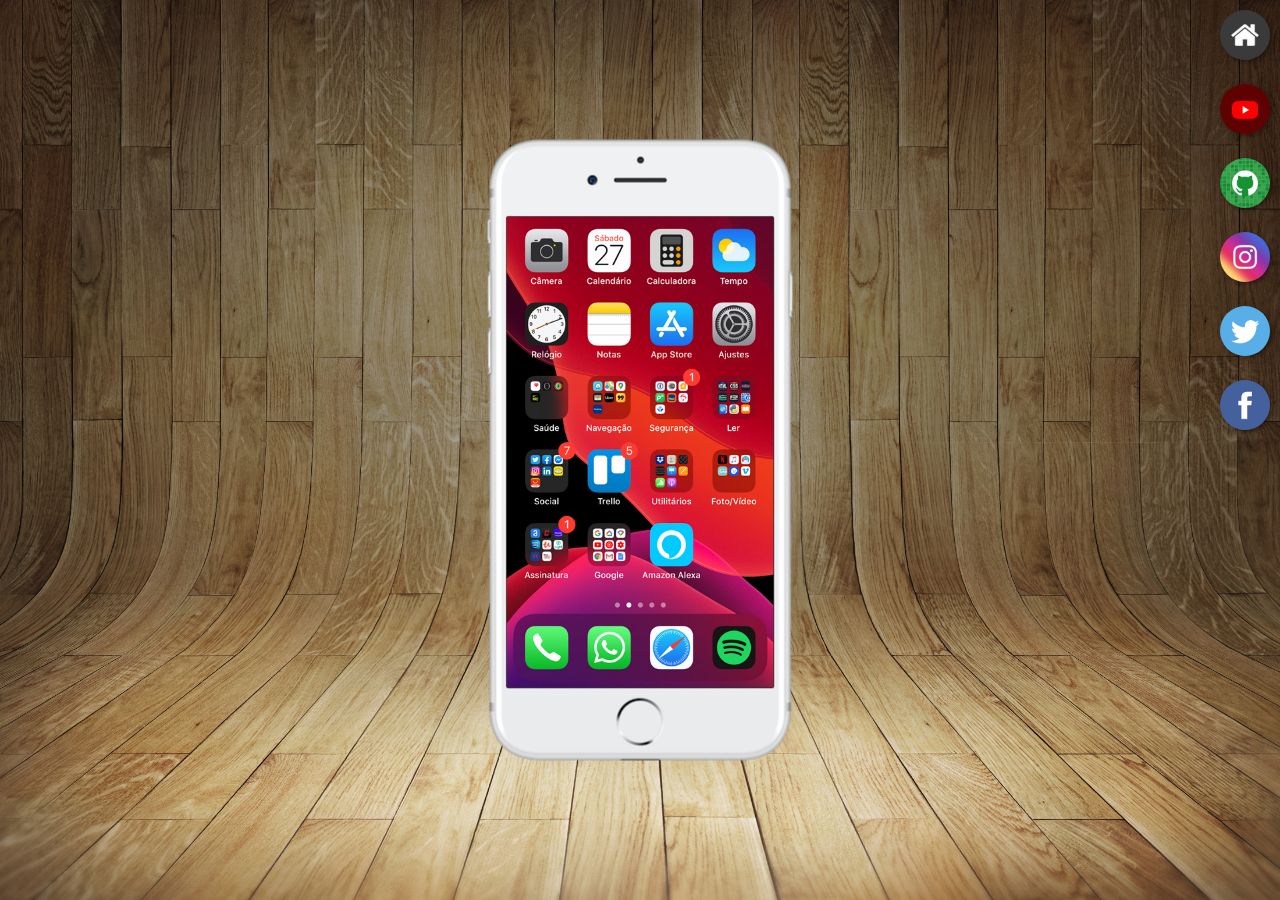
<file: index.html>
<!DOCTYPE html>
<html lang="pt-br">
<head>
    <meta charset="UTF-8">
    <meta name="viewport" content="width=device-width, initial-scale=1.0">
    <link rel="shortcut icon" href="favicon.ico" type="image/x-icon">
    <title>Projeto de Redes Sociais</title>
    <link rel="stylesheet" href="estilos/style.css">
</head>
<body>
    <main>
        <section id="telefone">
            <iframe src="home.html" name="tela" id="tela" frameborder="0">
                Seu navegador não é compatível com isso
            </iframe>
        </section>
        <section id="redes-sociais">
            <a href="home.html" target="tela"><img src="imagens/logo-home.jpg" alt="Home"></a><br>
            <a href="youtube.html" target="tela"><img src="imagens/logo-youtube.jpg" alt="Youtube"></a><br>
            <a href="github.html" target="tela"><img src="imagens/logo-github.jpg" alt="Github"></a><br>
            <a href="instagram.html" target="tela"><img src="imagens/logo-instagram.jpg" alt="Instagram"></a><br>
            <a href="X.html" target="tela"><img src="imagens/logo-twitter.jpg" alt="Twitter"></a><br>
            <a href="facebook.html" target="tela"><img src="imagens/logo-facebook.jpg" alt="Facebook"></a><br>
        </section>
    </main>
</body>
</html>
</file>
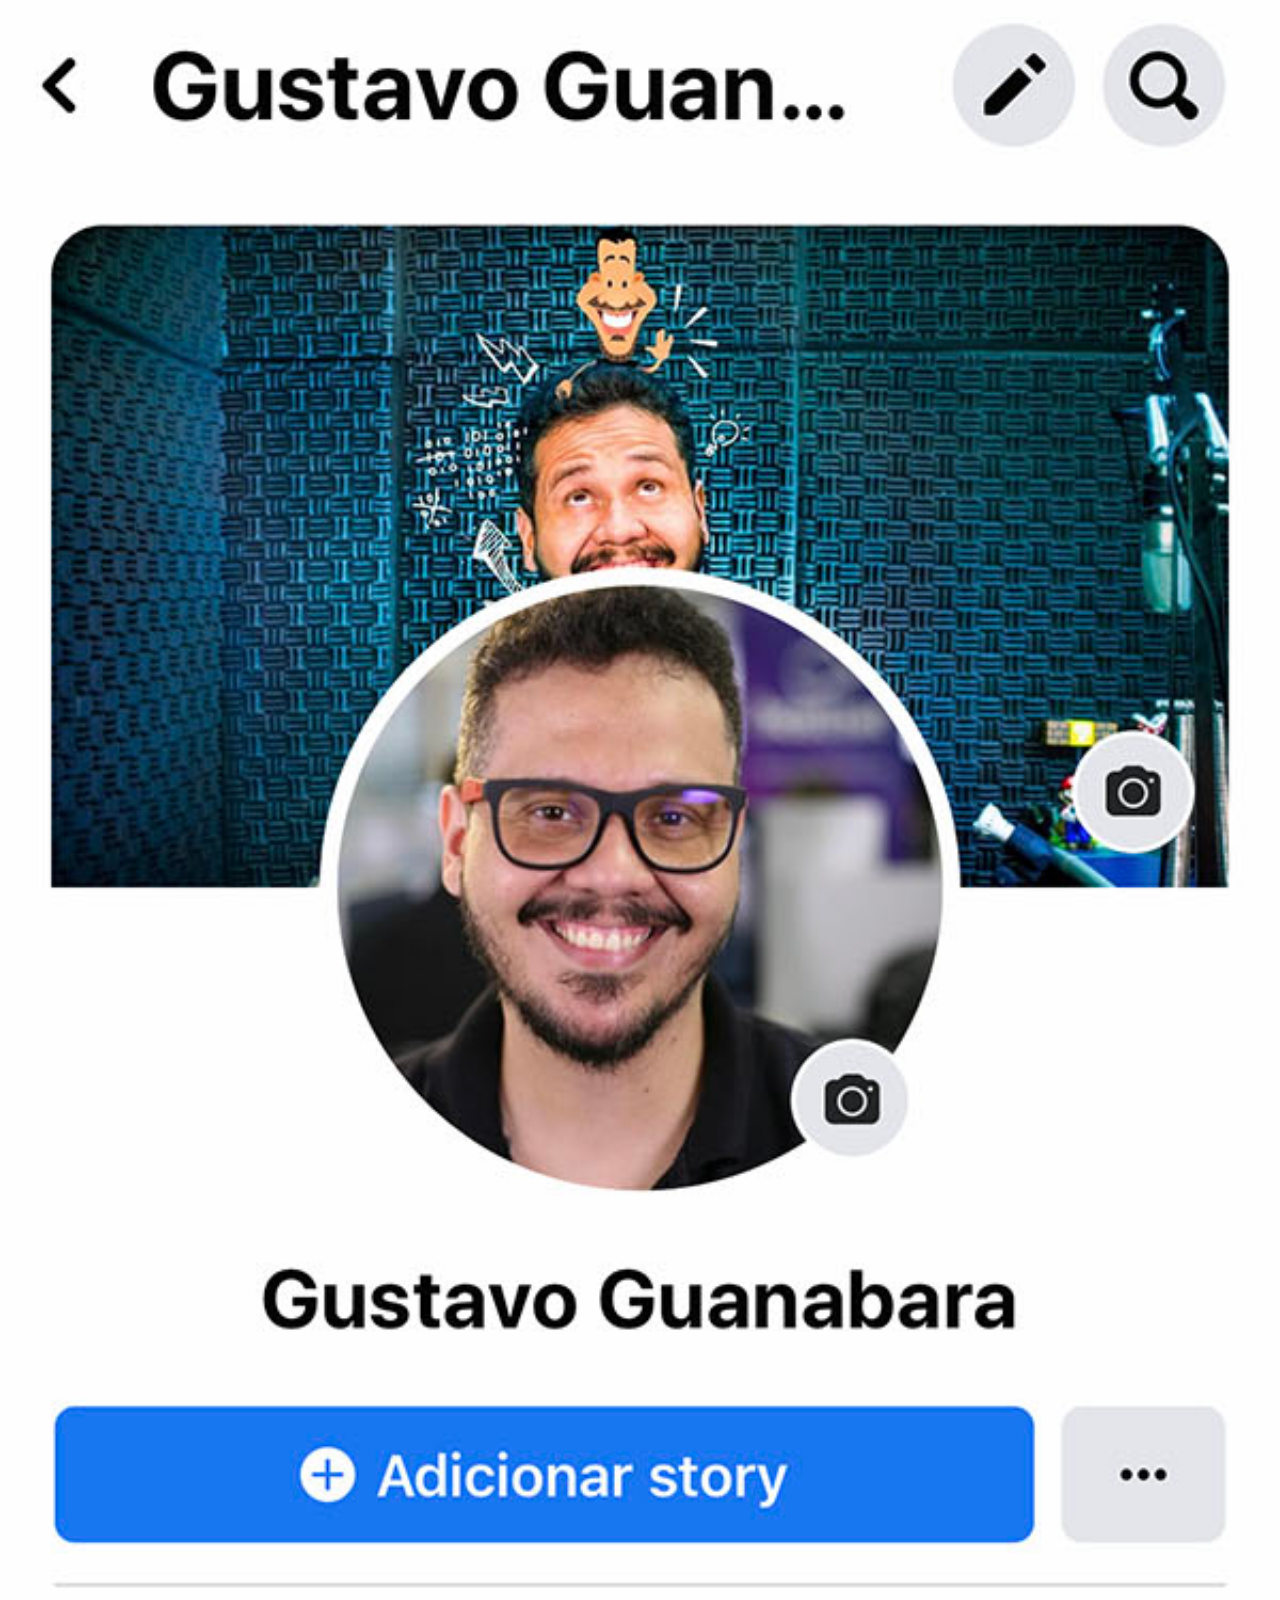
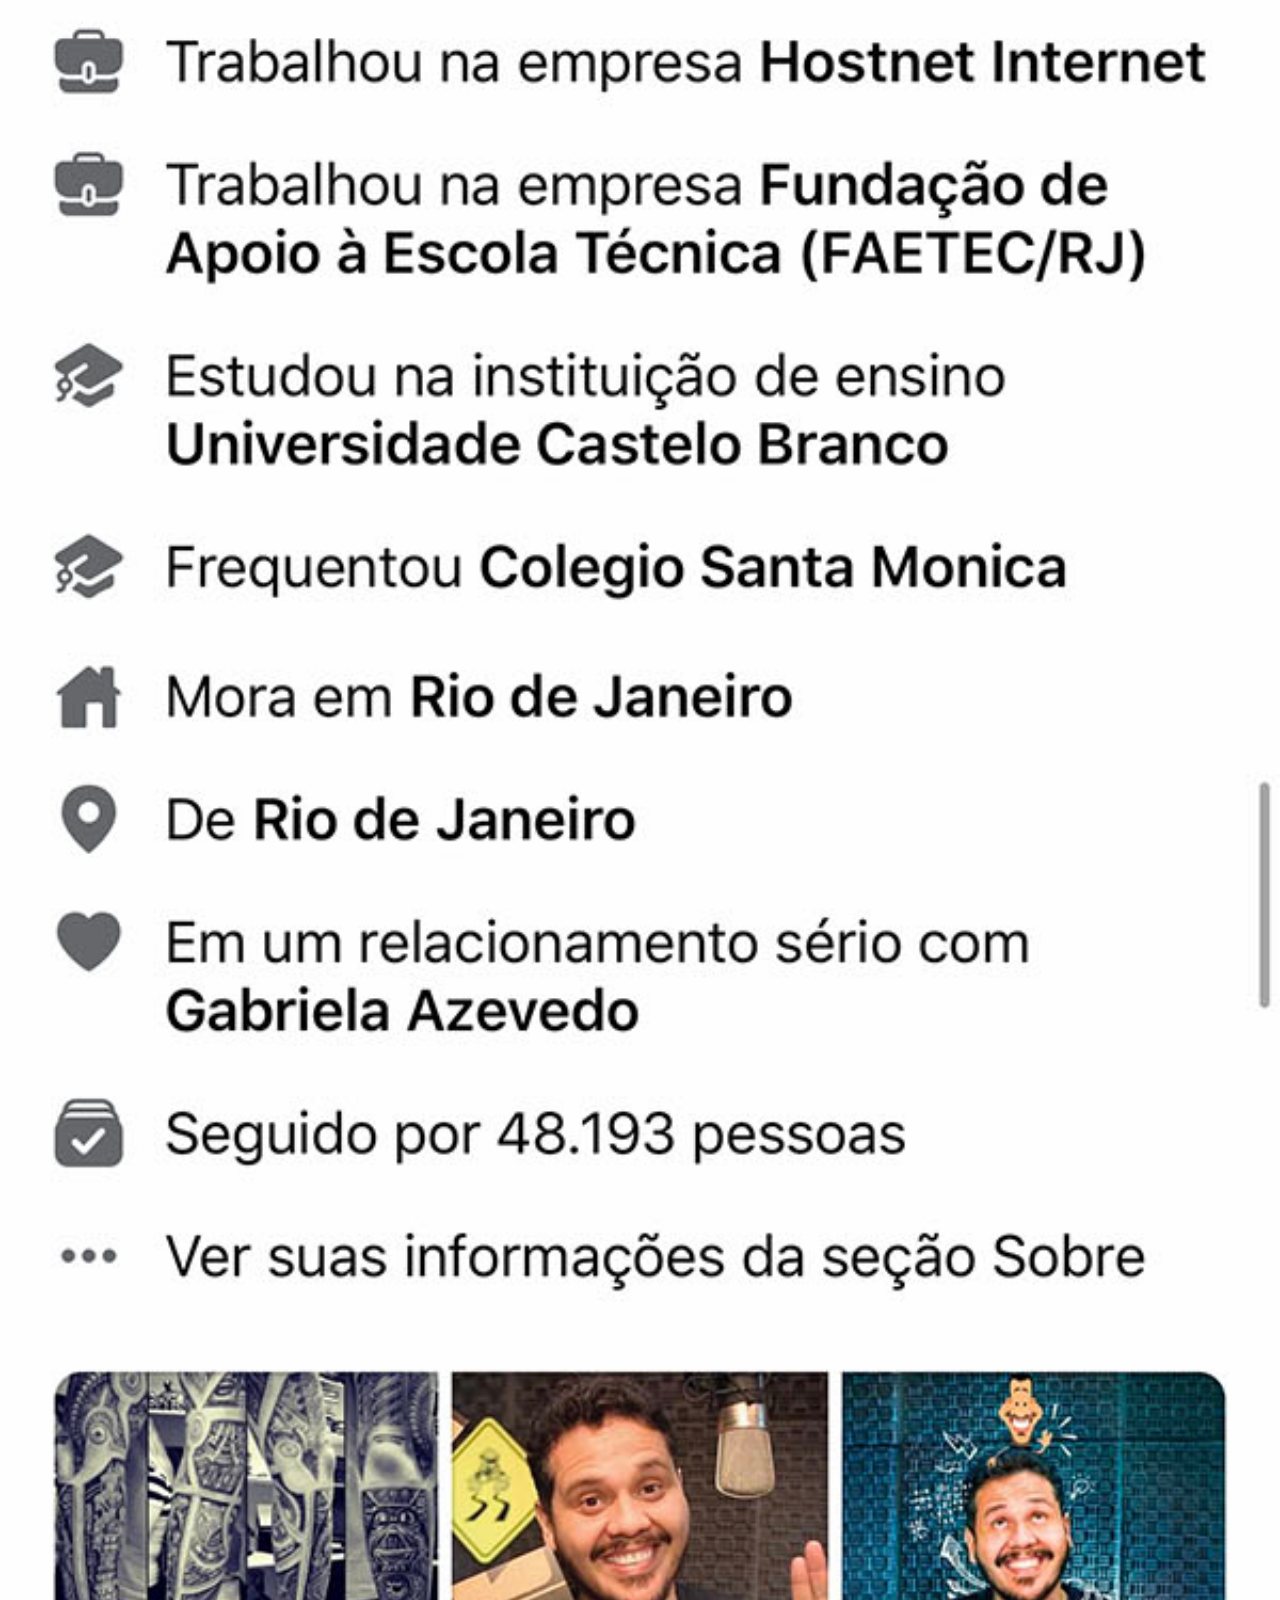
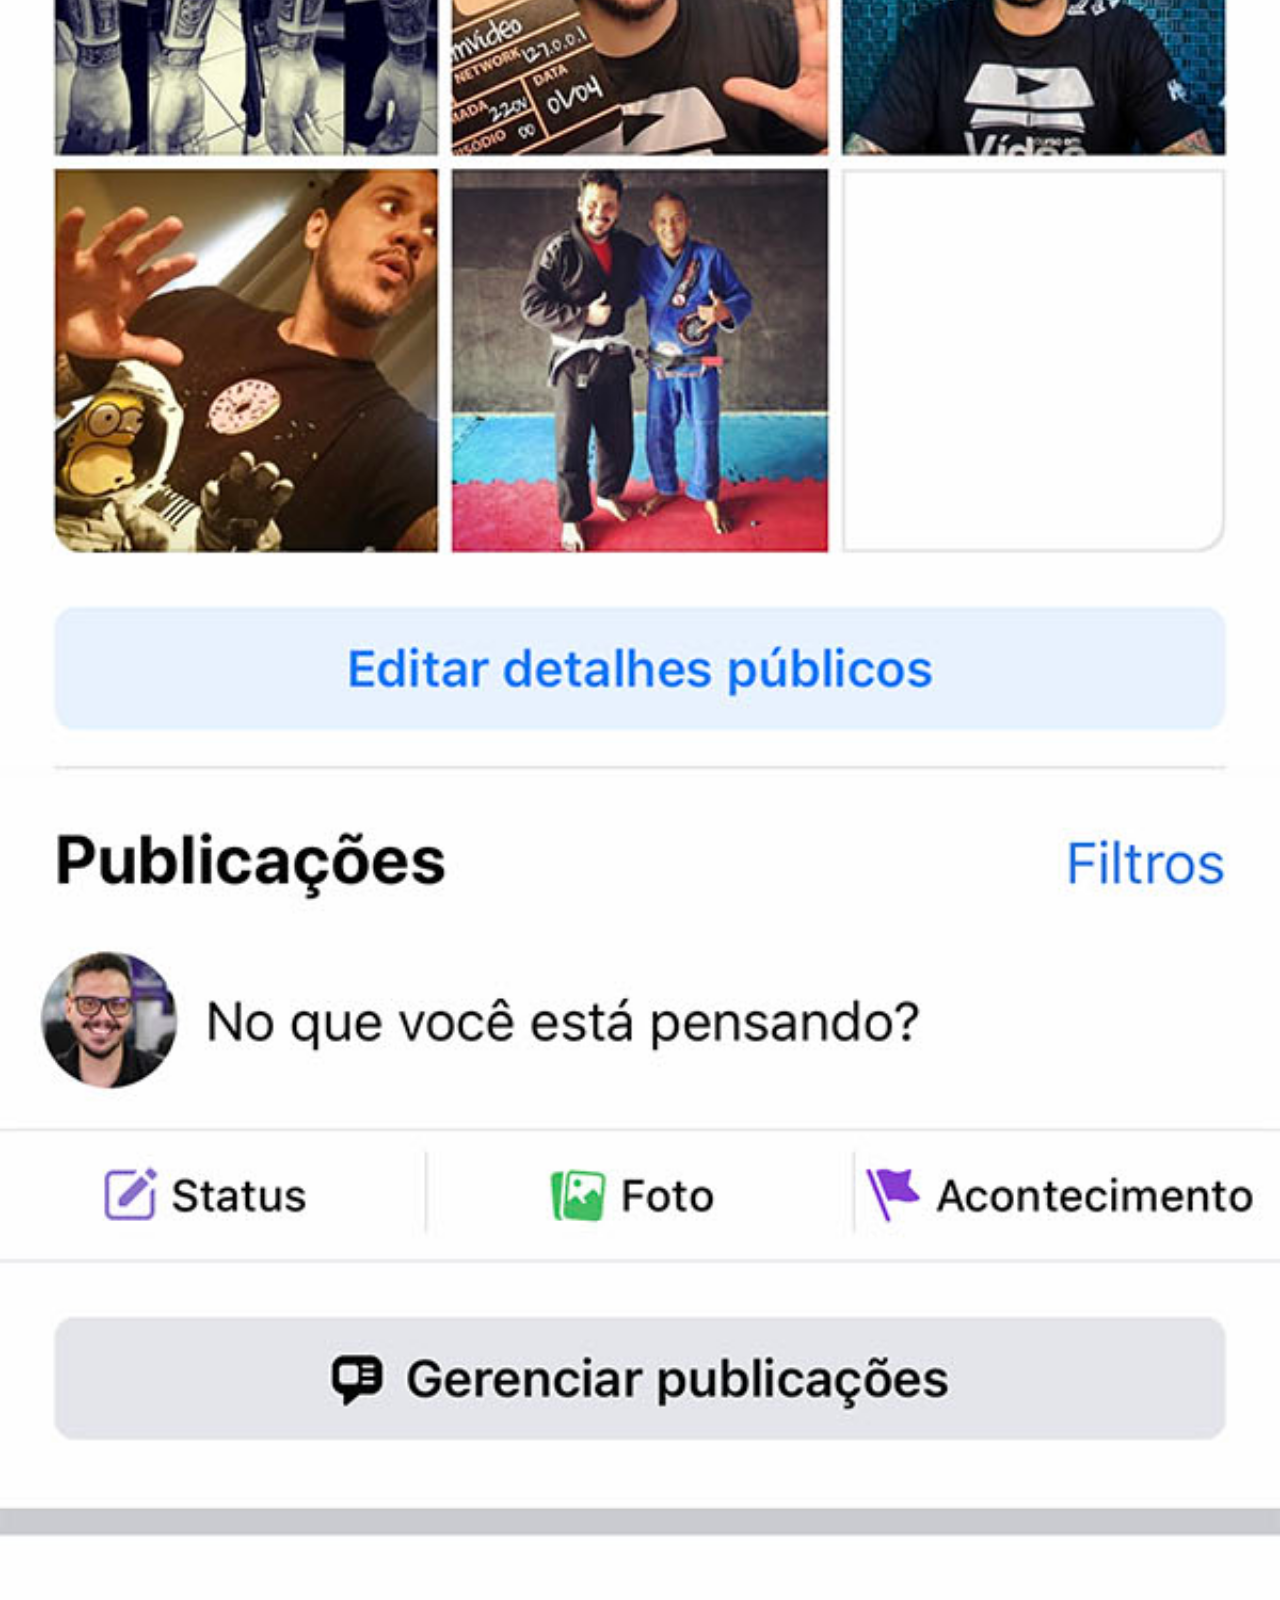
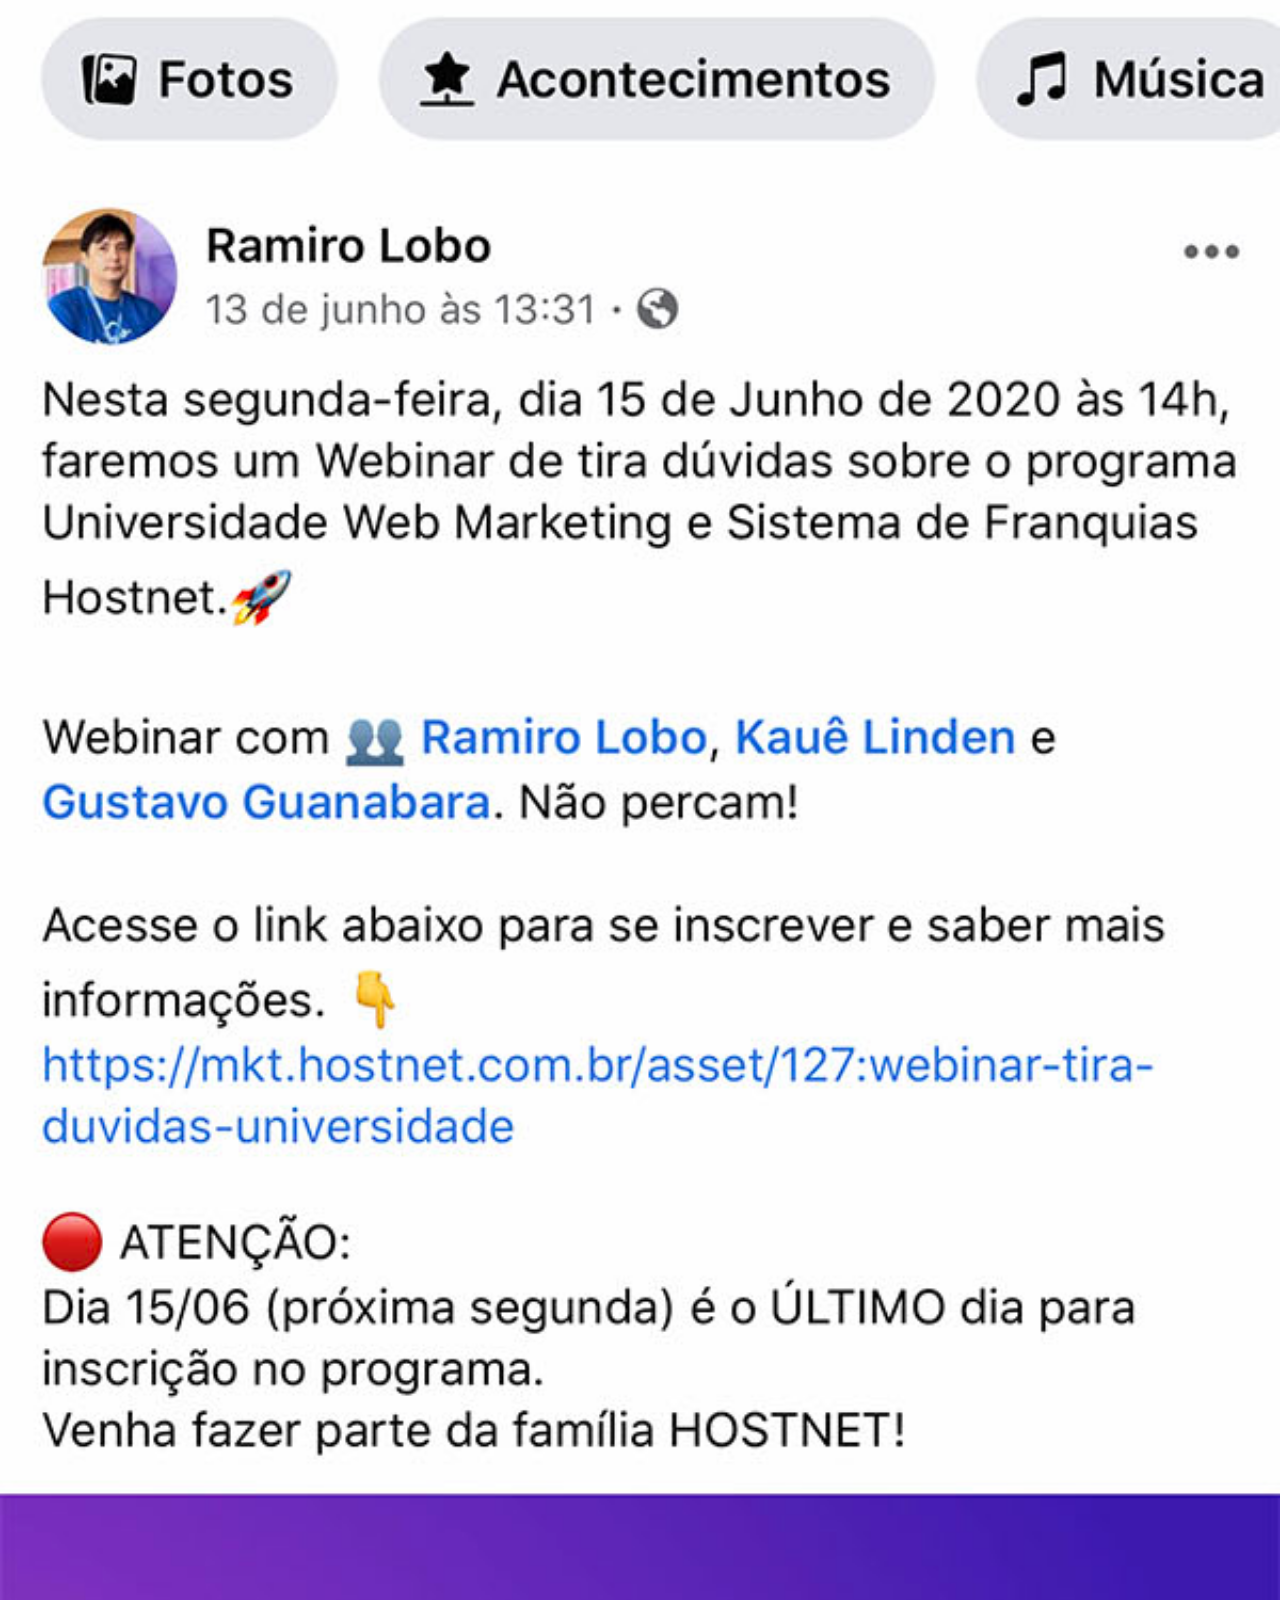
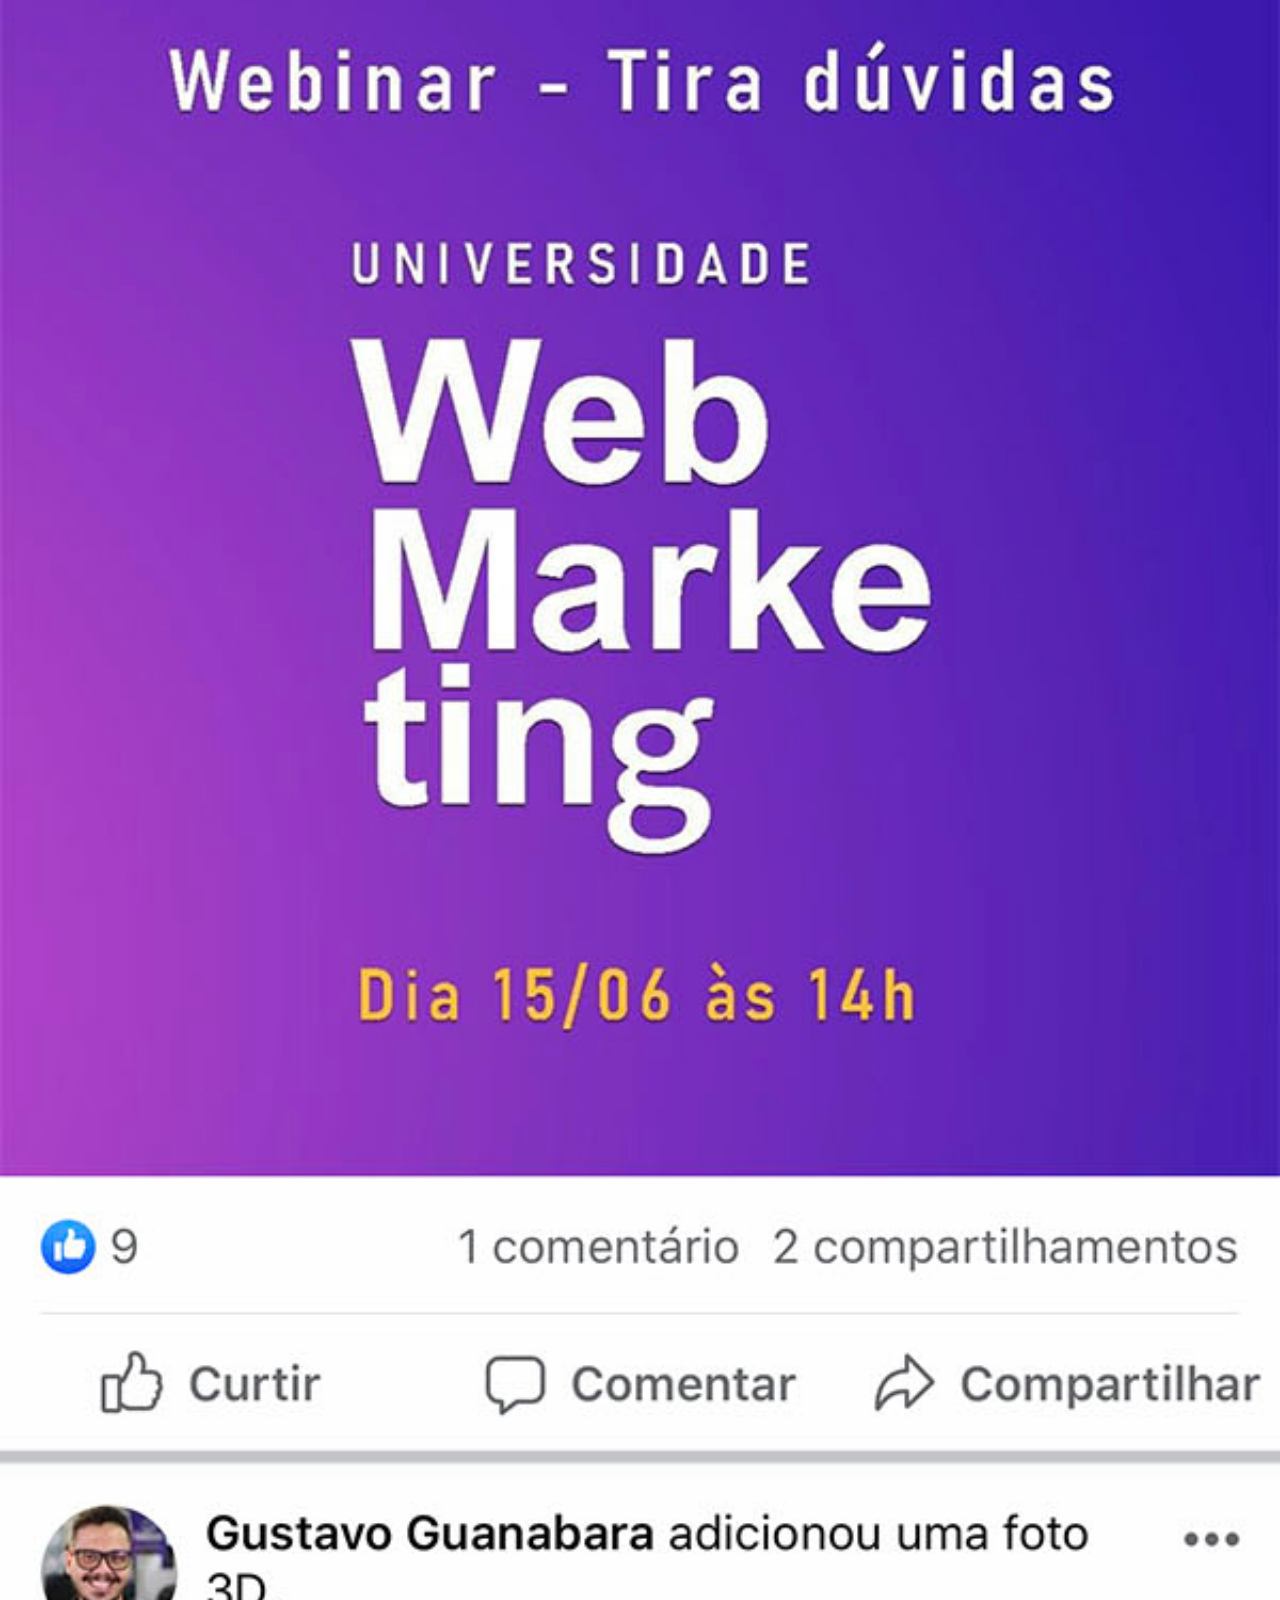
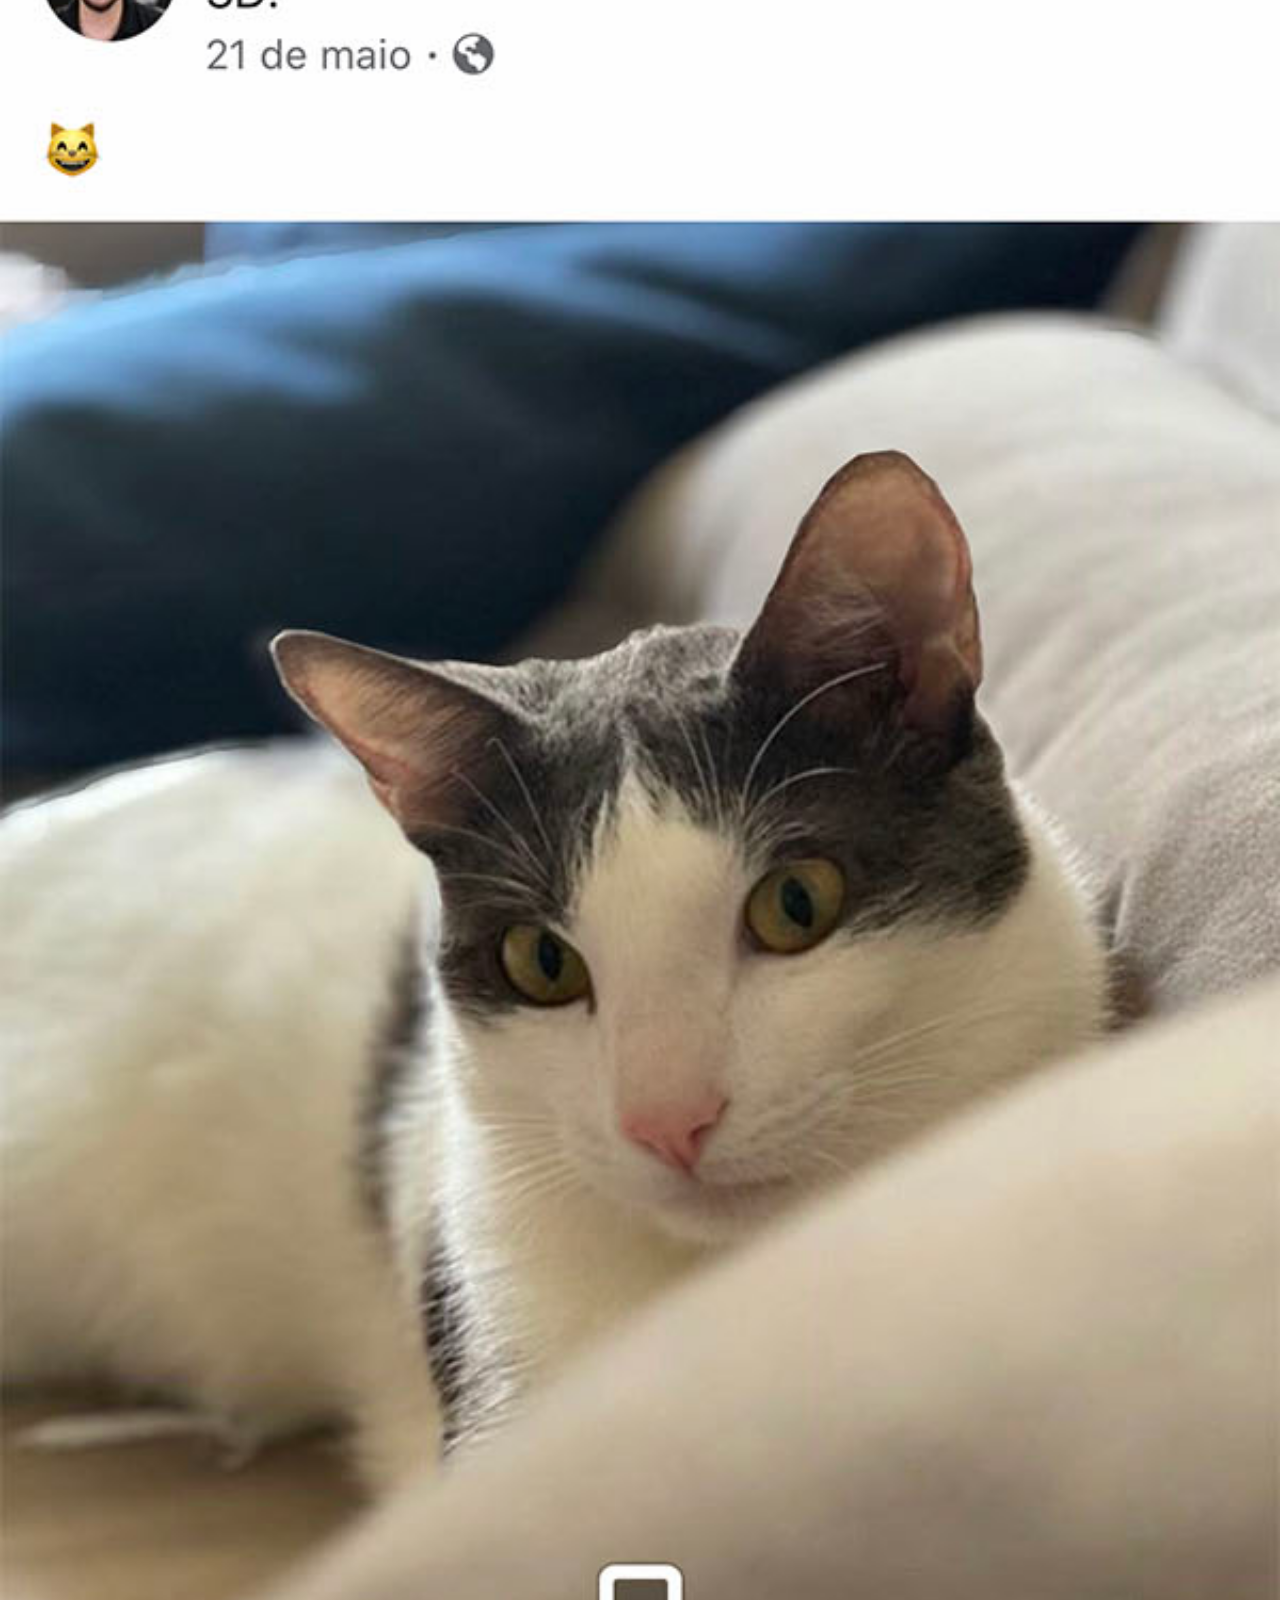
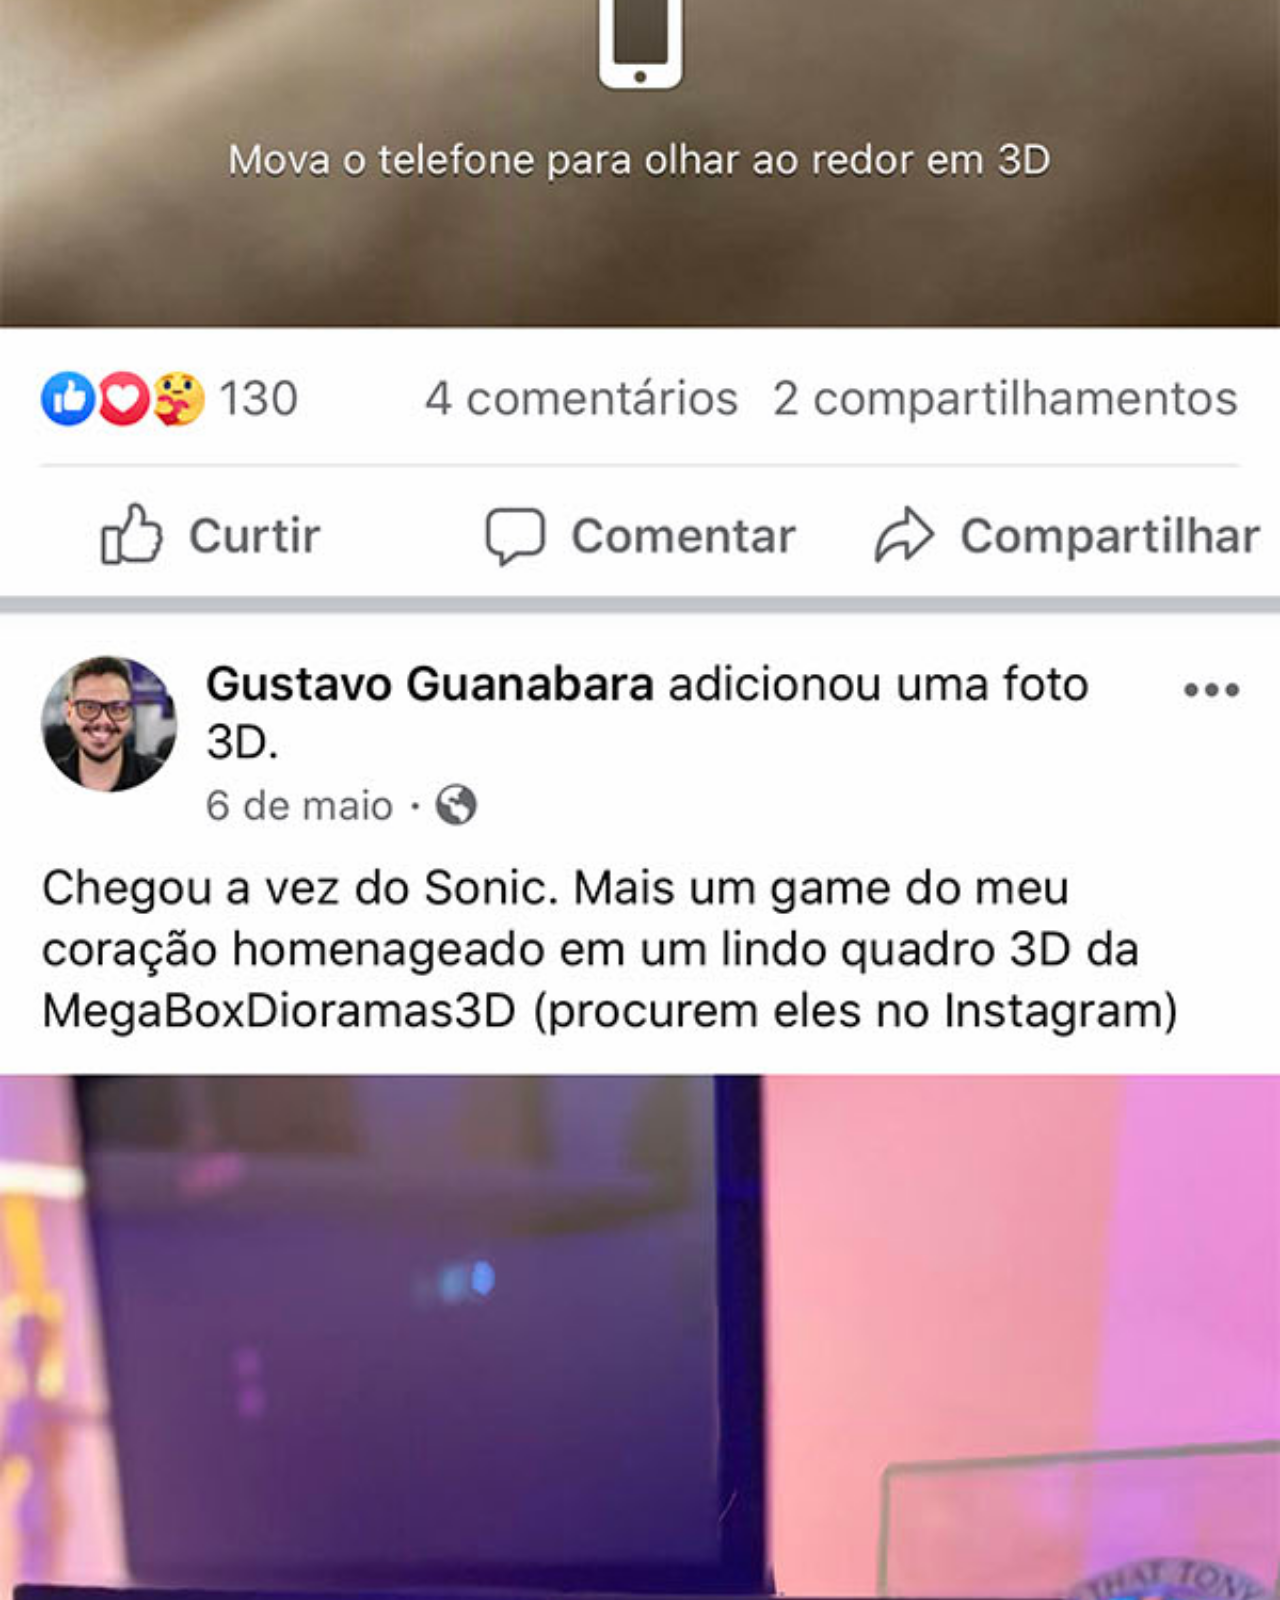
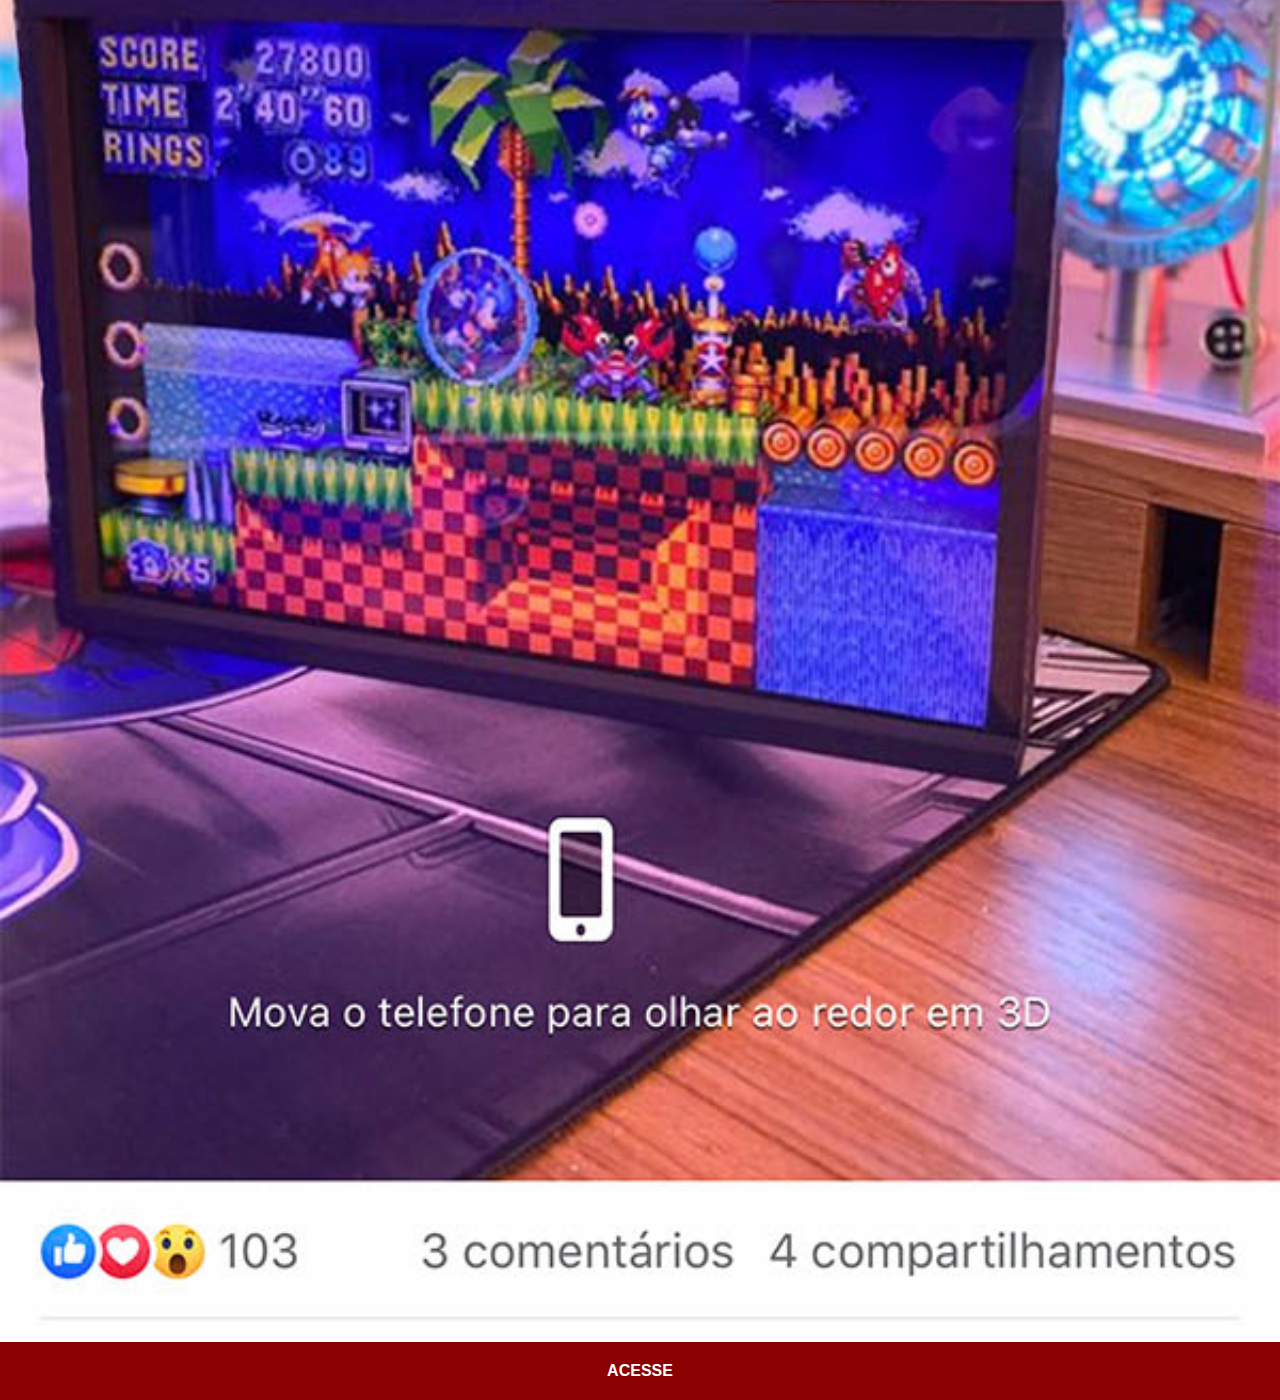
<file: facebook.html>
<!DOCTYPE html>
<html lang="pt-br">
<head>
    <meta charset="UTF-8">
    <meta name="viewport" content="width=device-width, initial-scale=1.0">
    <title>Facebook</title>
    <link rel="stylesheet" href="estilos/social.css">
</head>
<body>
    <img src="imagens/tela-facebook.jpg" alt="Facebook"><a href="https://www.facebook.com/gustavoguanabara/?locale=pt_BR" target="_blank">ACESSE</a>
</body>
</html>
</file>
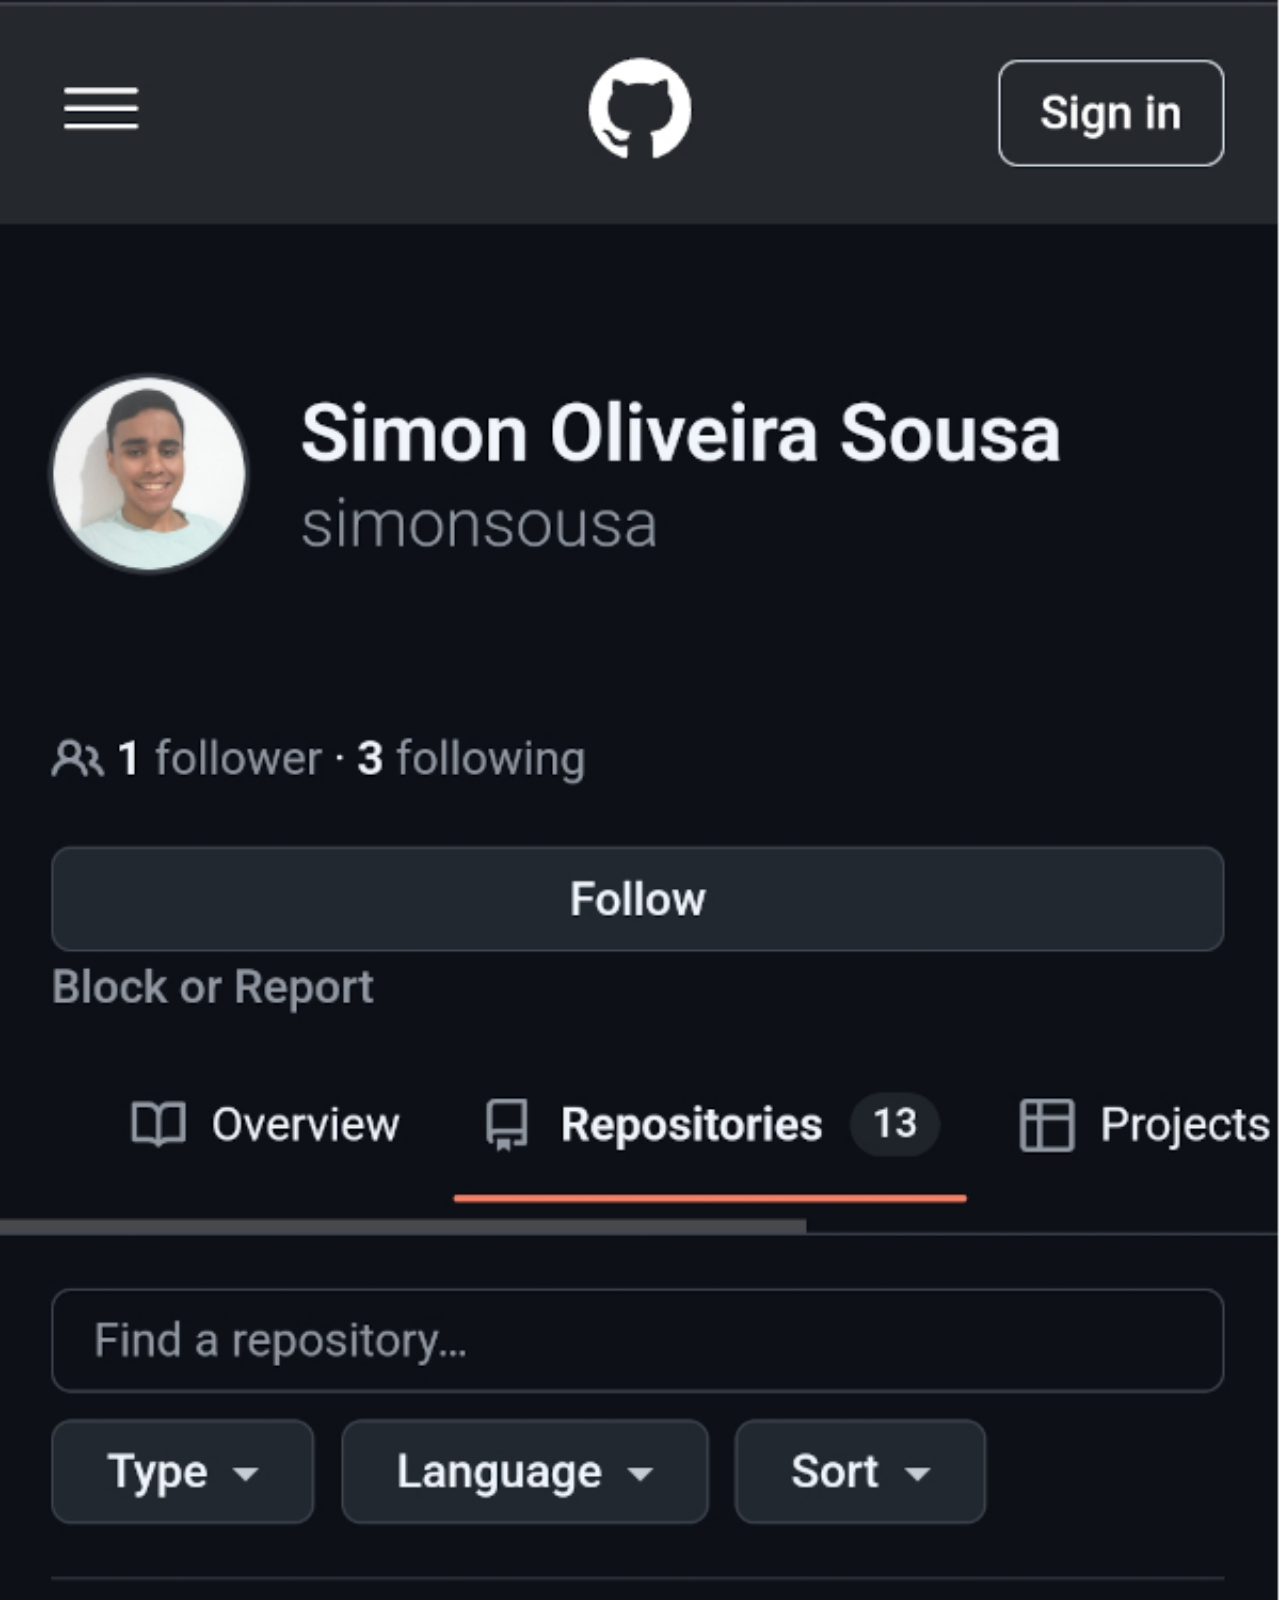
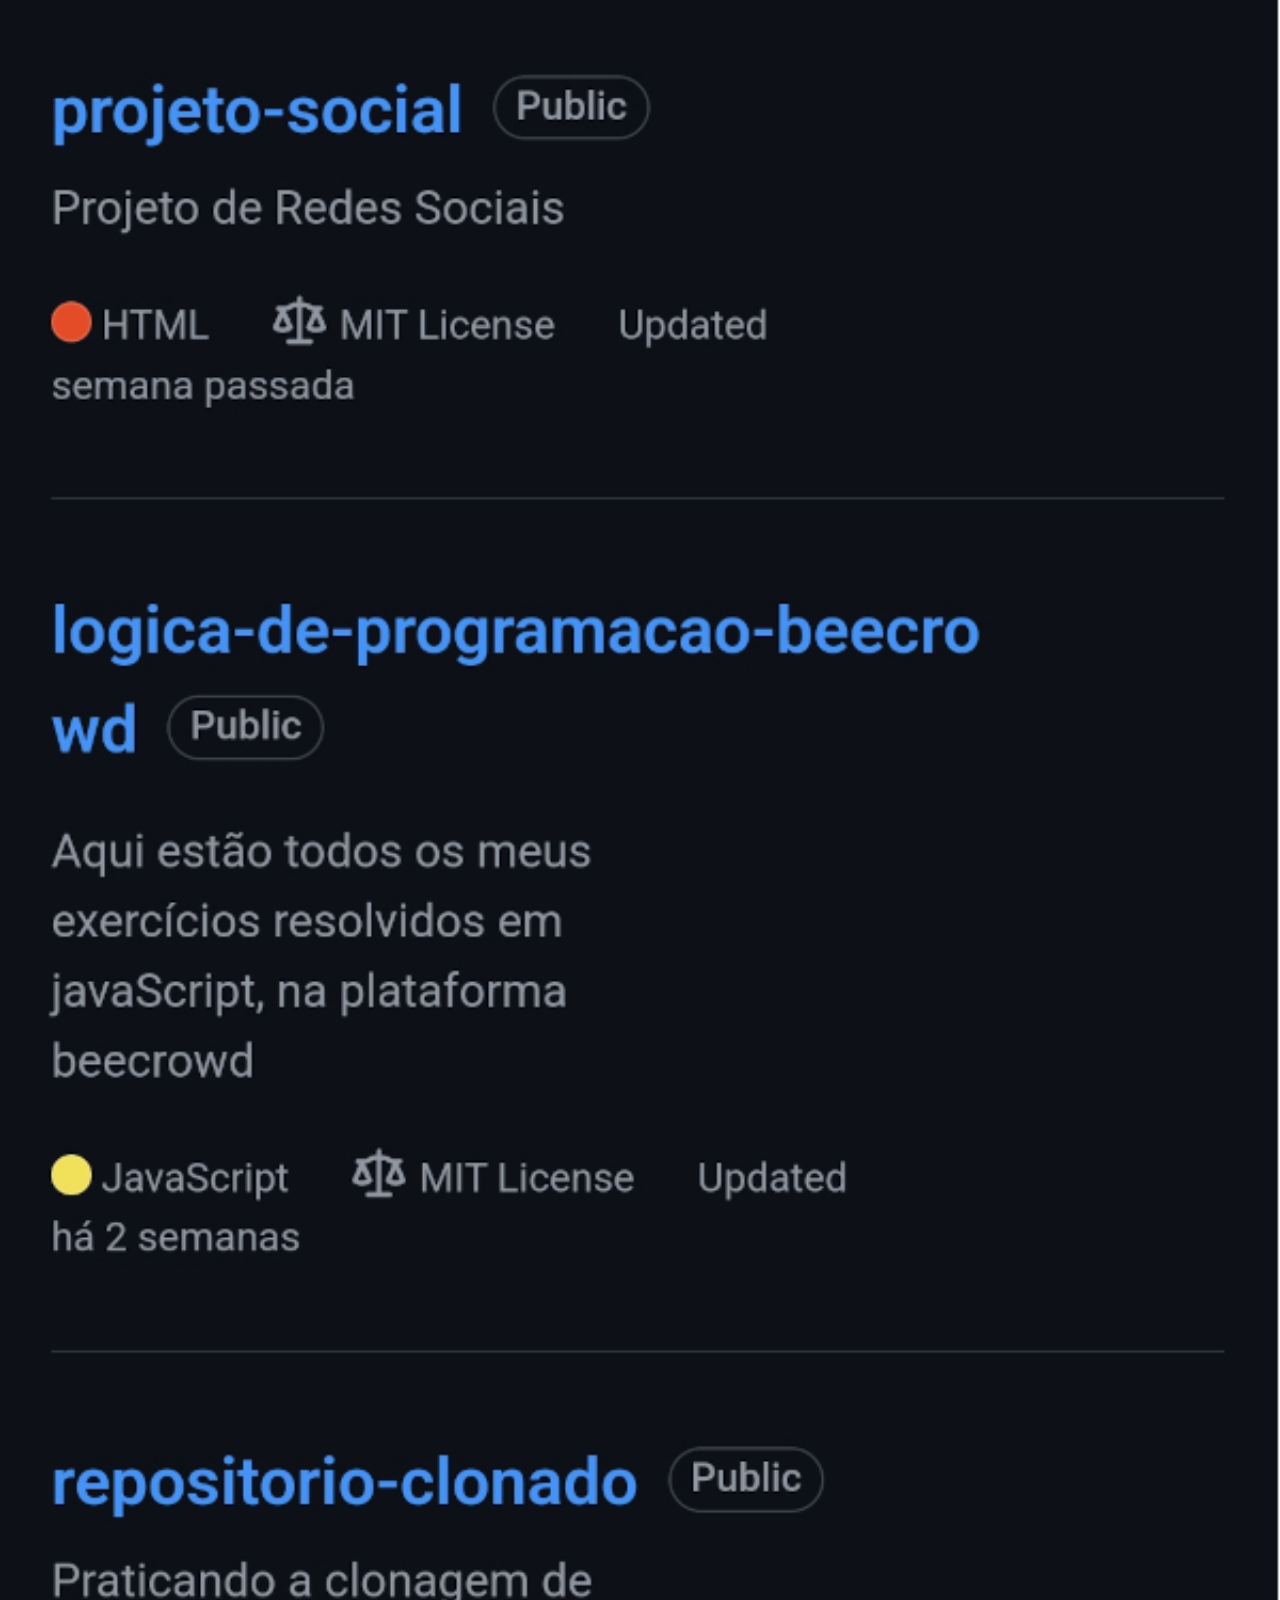
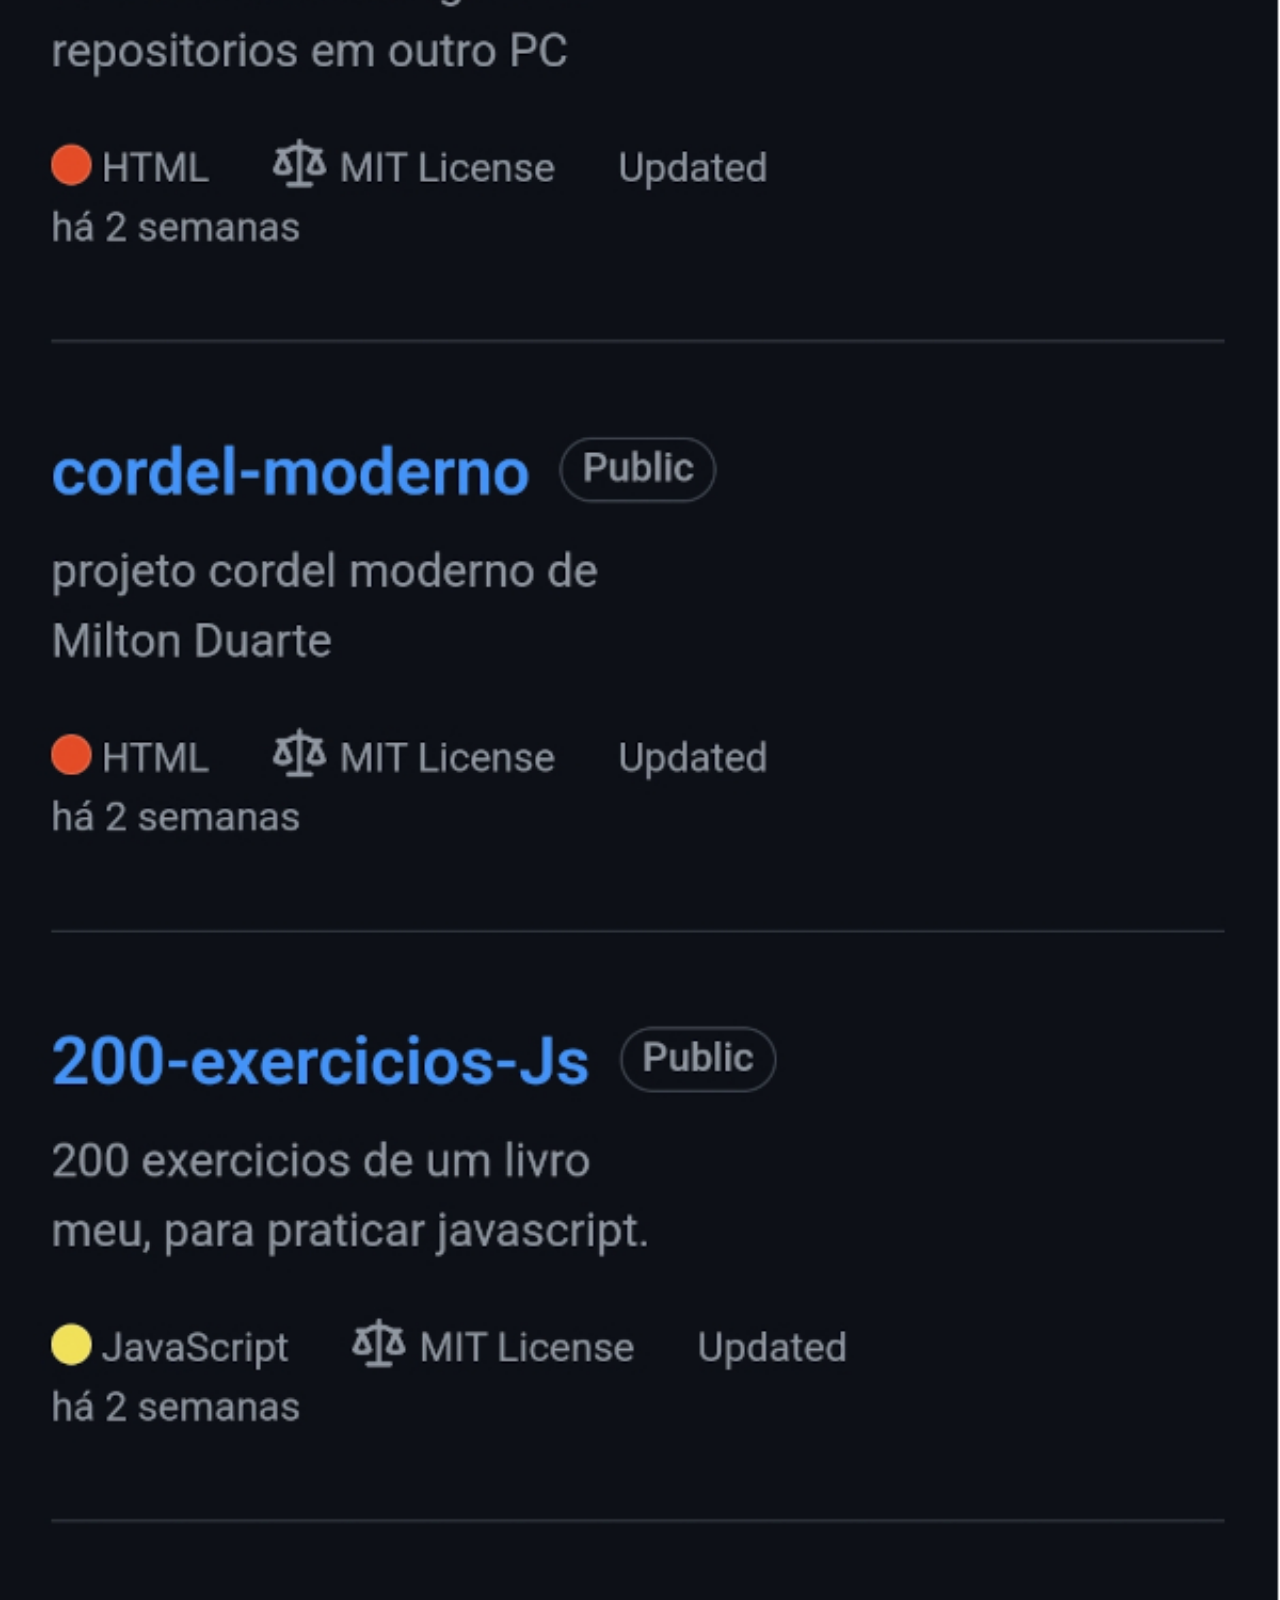
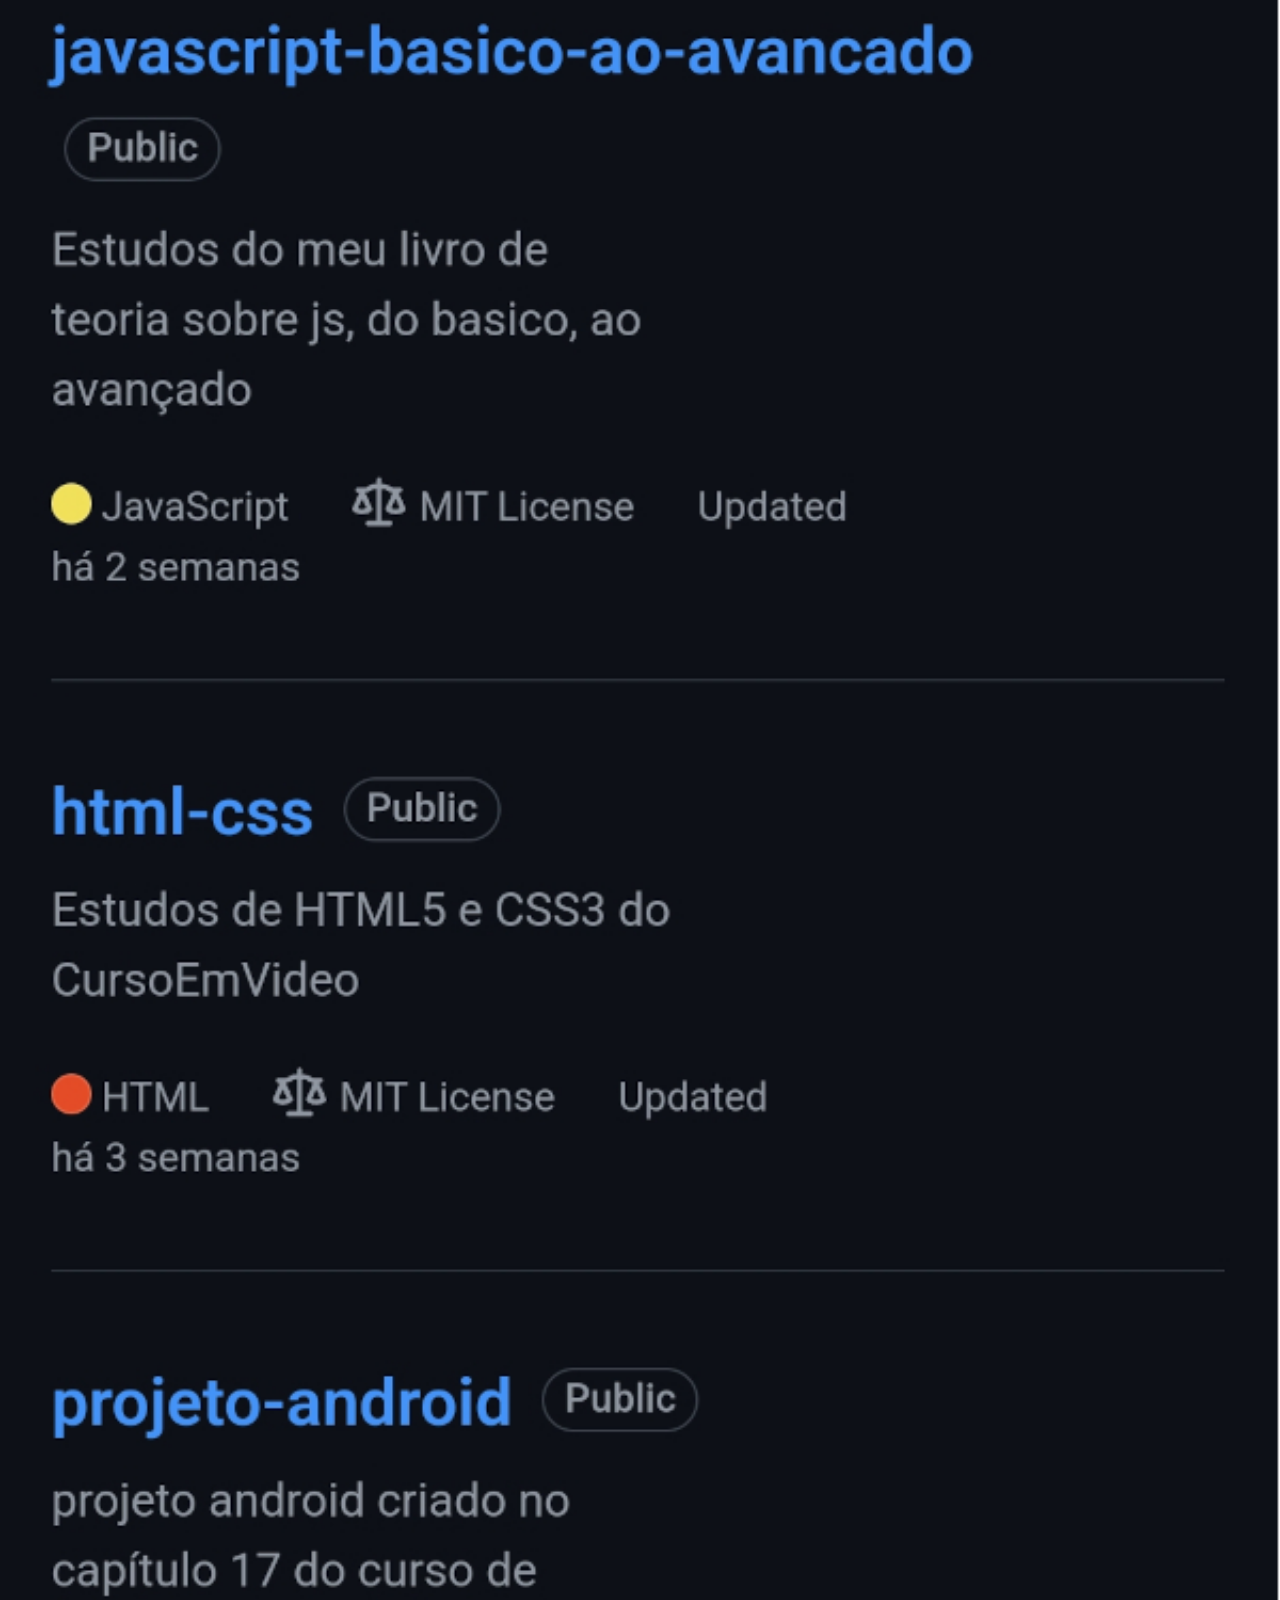
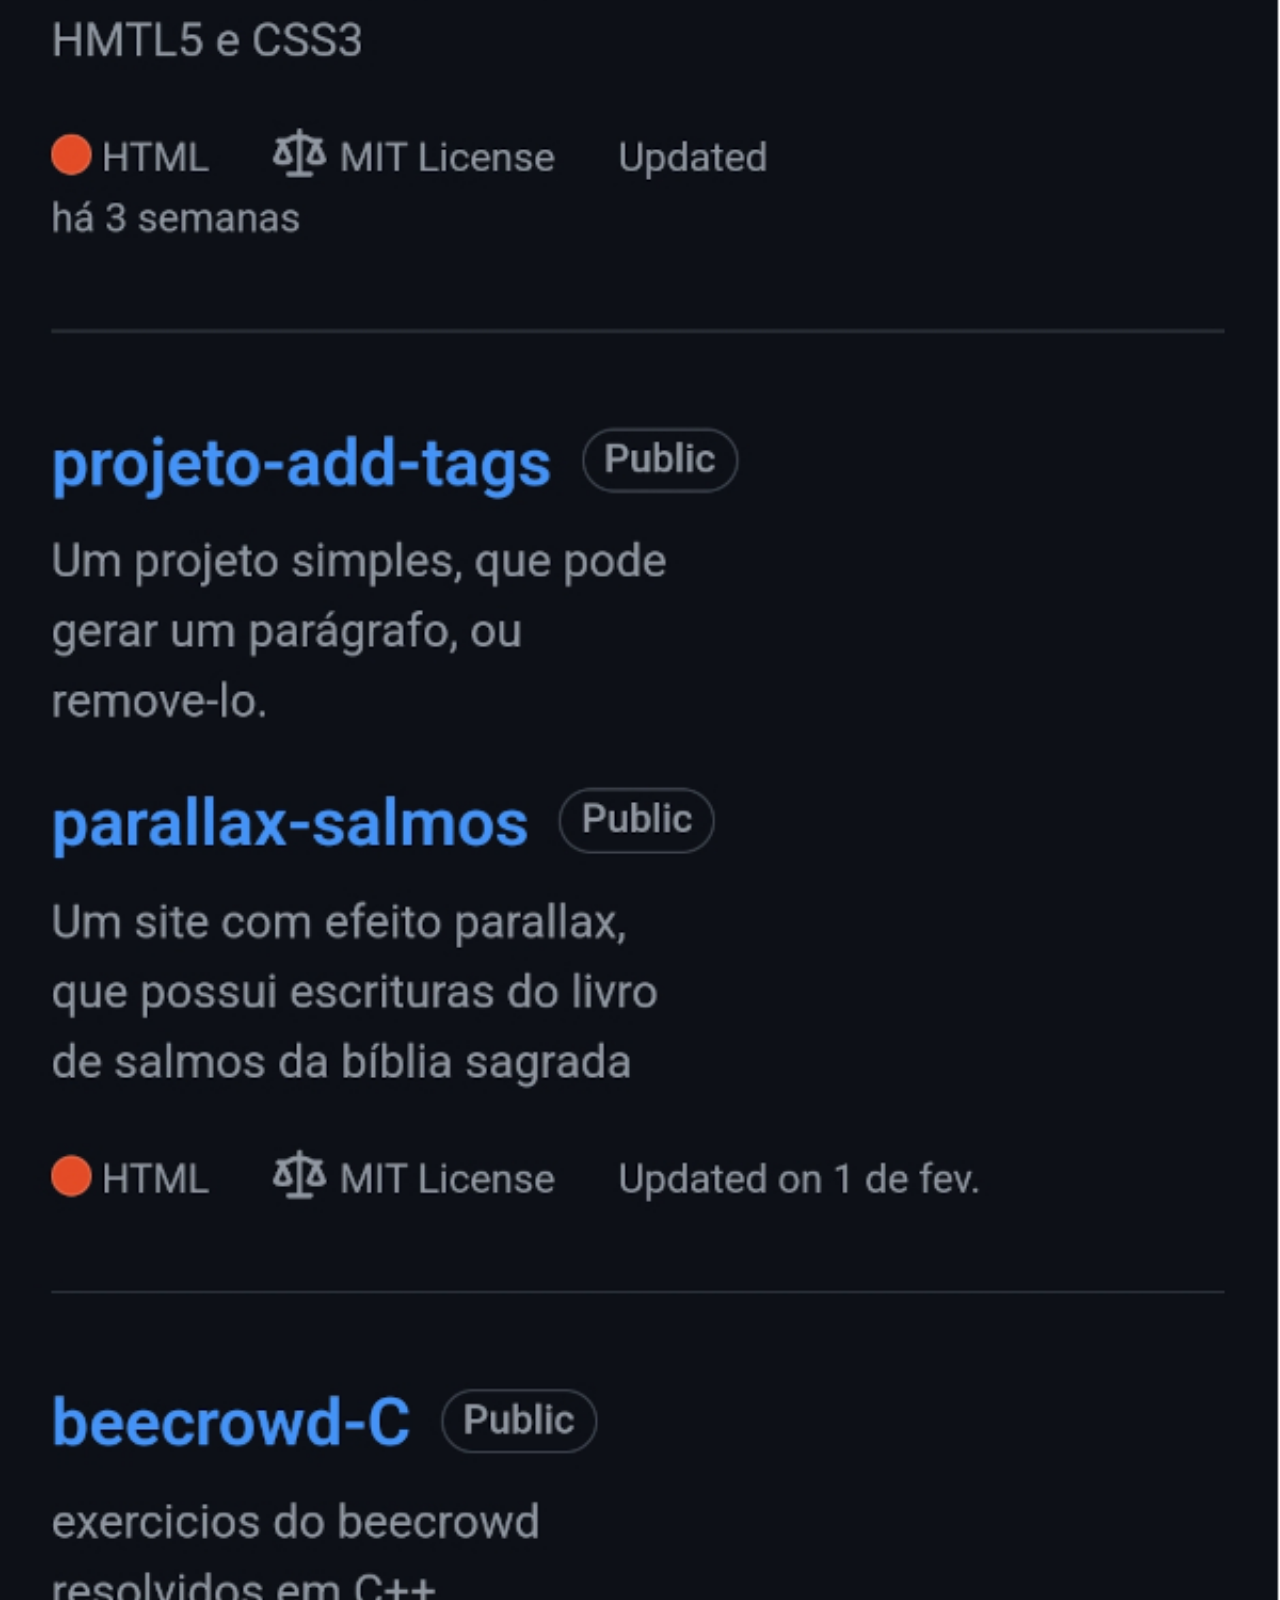
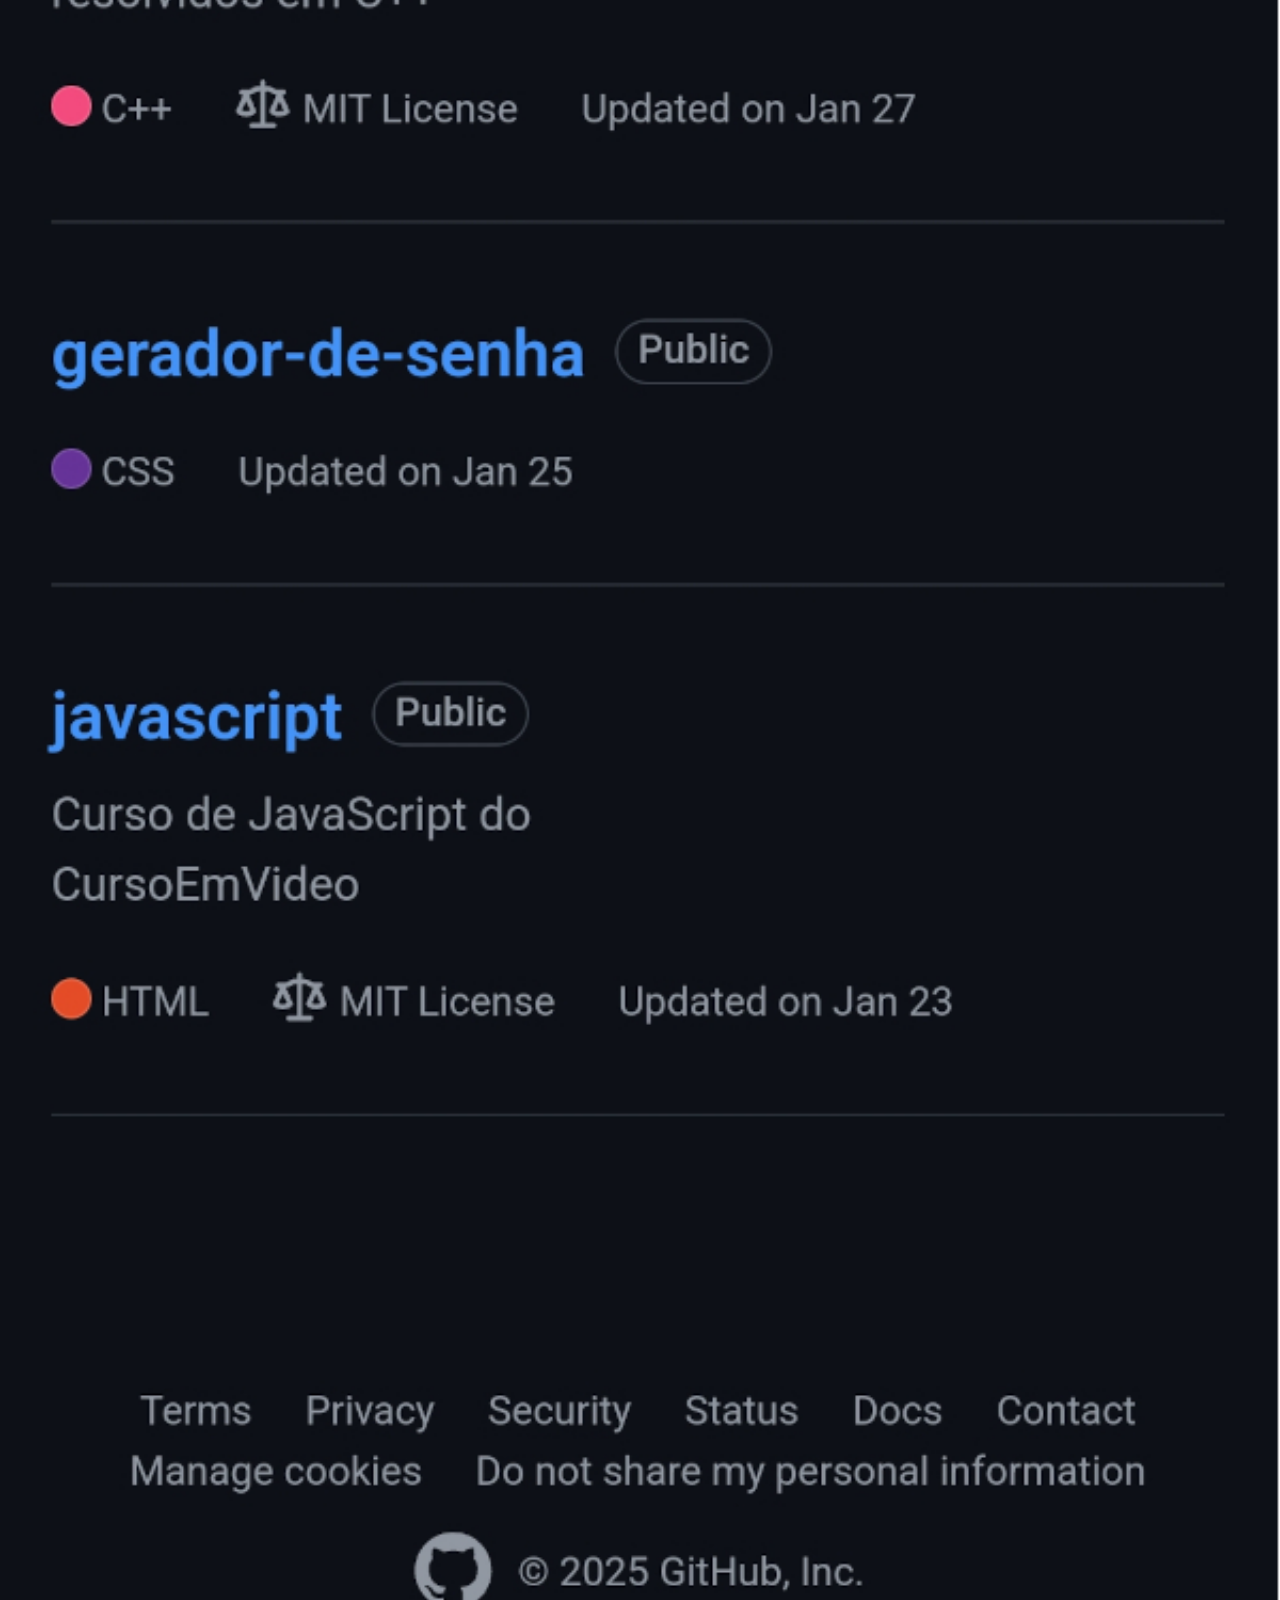
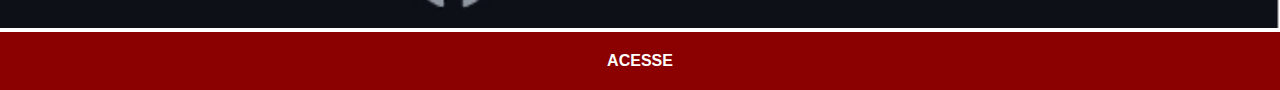
<file: github.html>
<!DOCTYPE html>
<html lang="pt-br">
<head>
    <meta charset="UTF-8">
    <meta name="viewport" content="width=device-width, initial-scale=1.0">
    <title>Github</title>
    <link rel="stylesheet" href="estilos/social.css">
</head>
<body>
    <img src="imagens/tela-github-simon.jpg" alt="Github">
    <a href="https://github.com/simonsousa/" target="_blank">ACESSE</a>
</body>
</html>
</file>
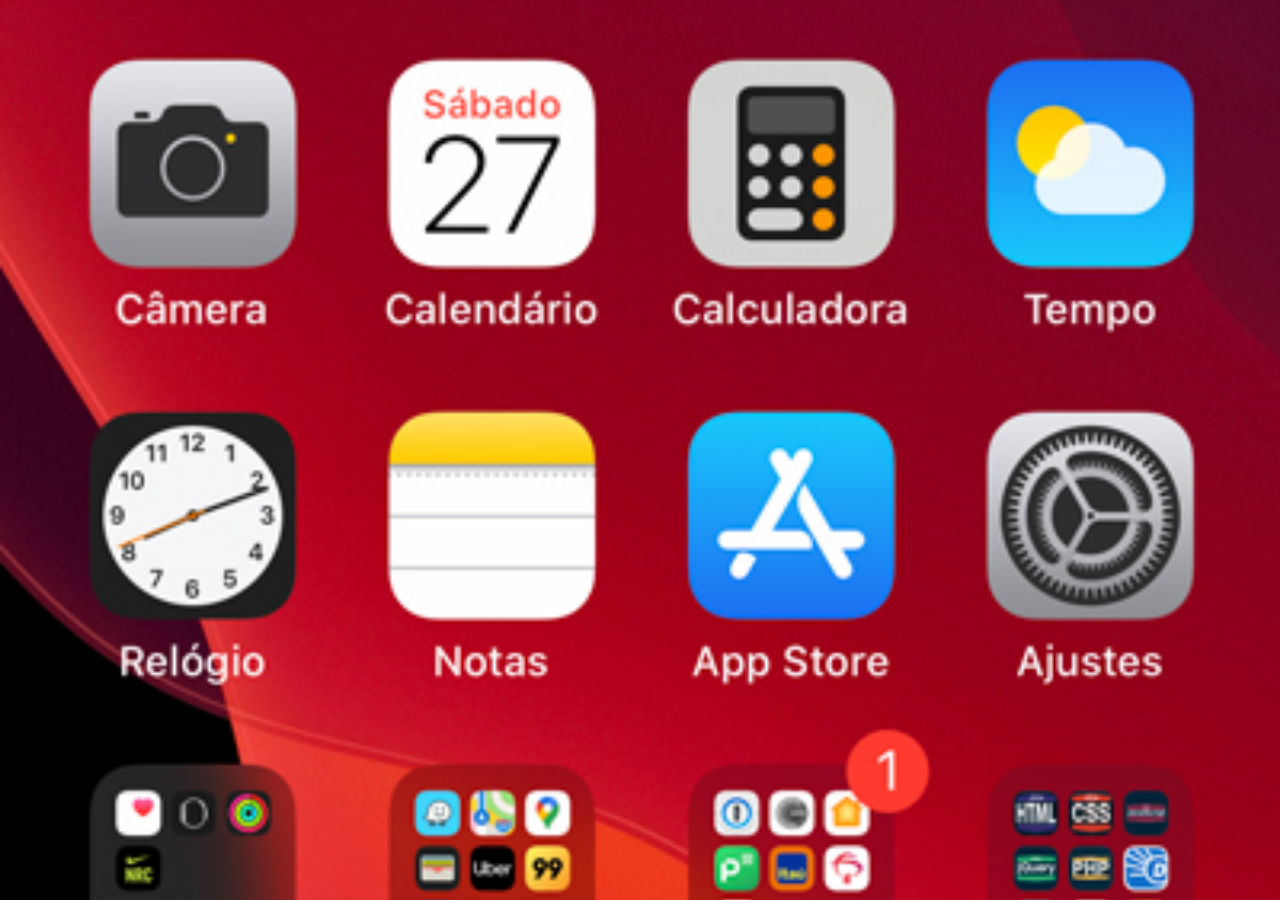
<file: home.html>
<!DOCTYPE html>
<html lang="pt-br">
<head>
    <meta charset="UTF-8">
    <meta name="viewport" content="width=device-width, initial-scale=1.0">
    <title>Home</title>
</head>
<style>
    * {
        margin: 0px;
        padding: 0px;
    }

    body {
        width: 100vw;
        height: 100vh;
        background: black url('imagens/tela-home.jpg') no-repeat top center;
        background-size: cover;/*pra cobrir o tamanho do frame certinho*/ 
    }
</style>
<body>
    
</body>
</html>
</file>
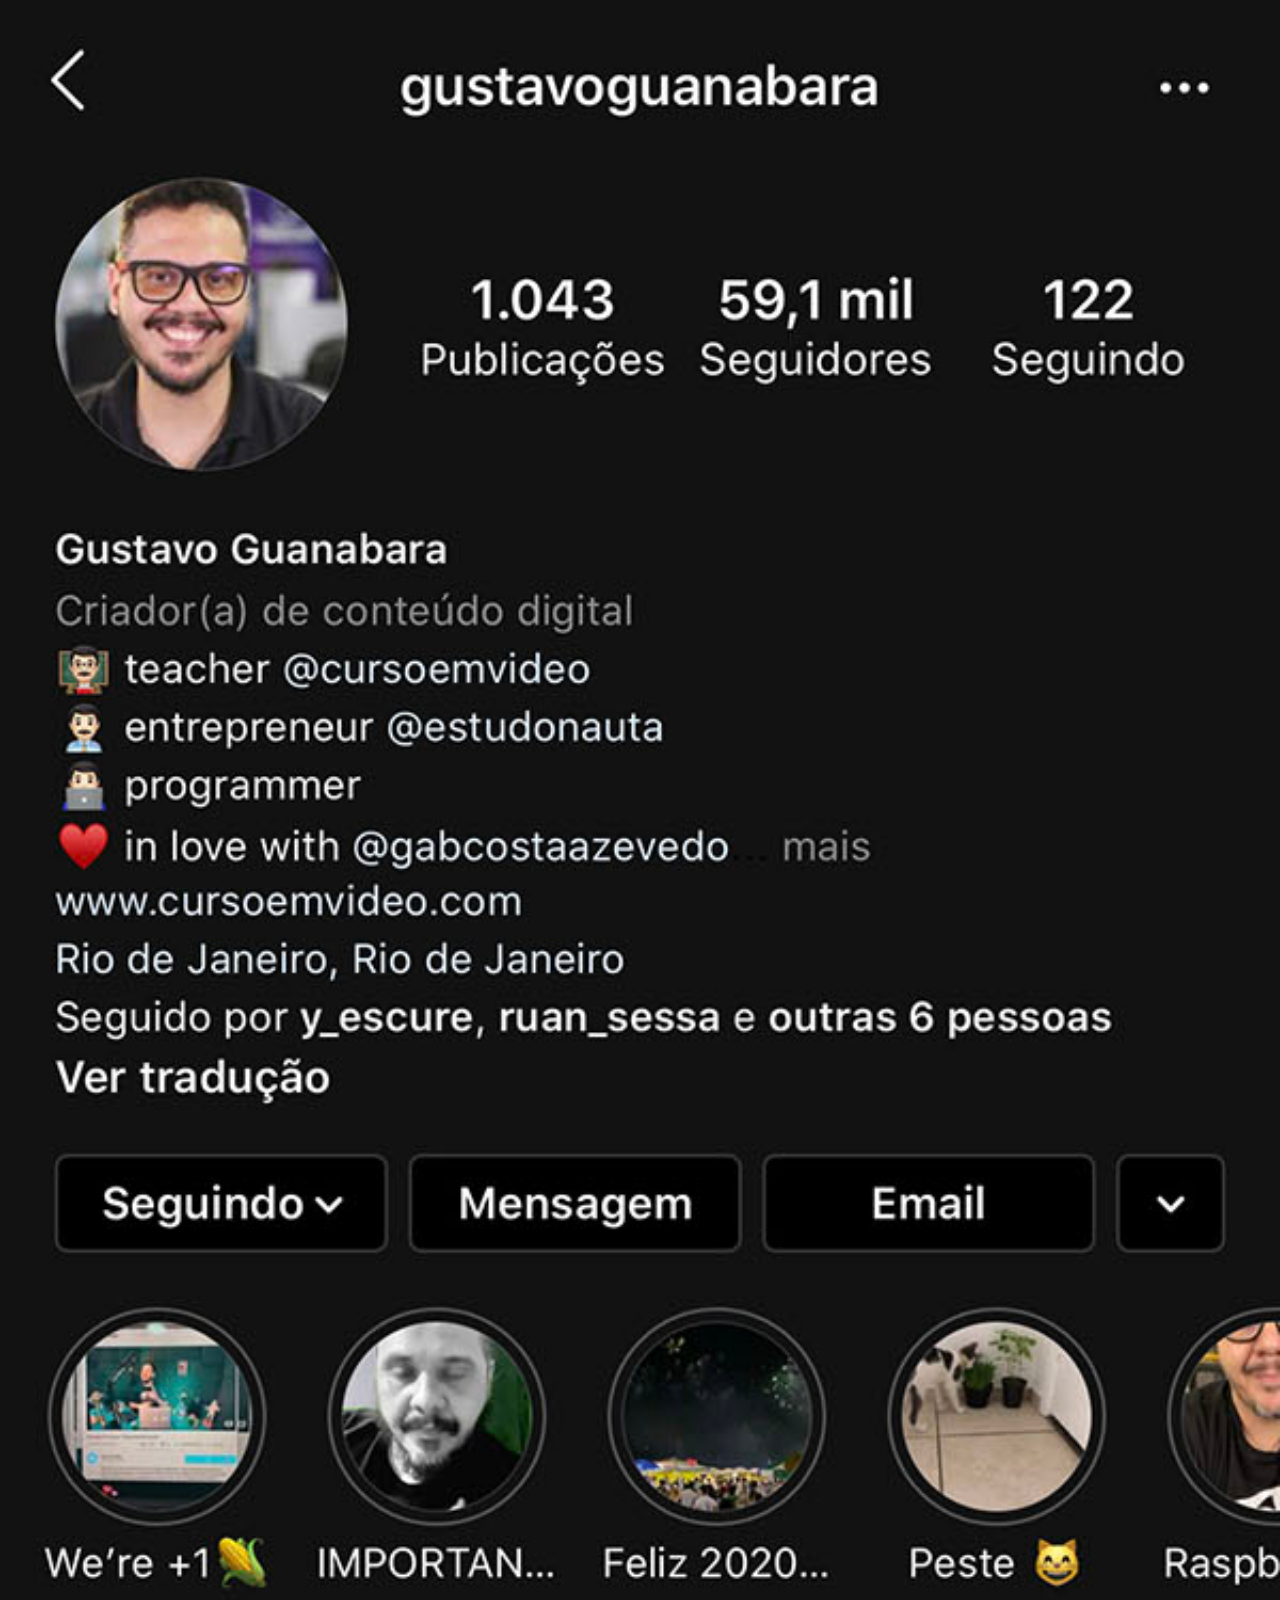
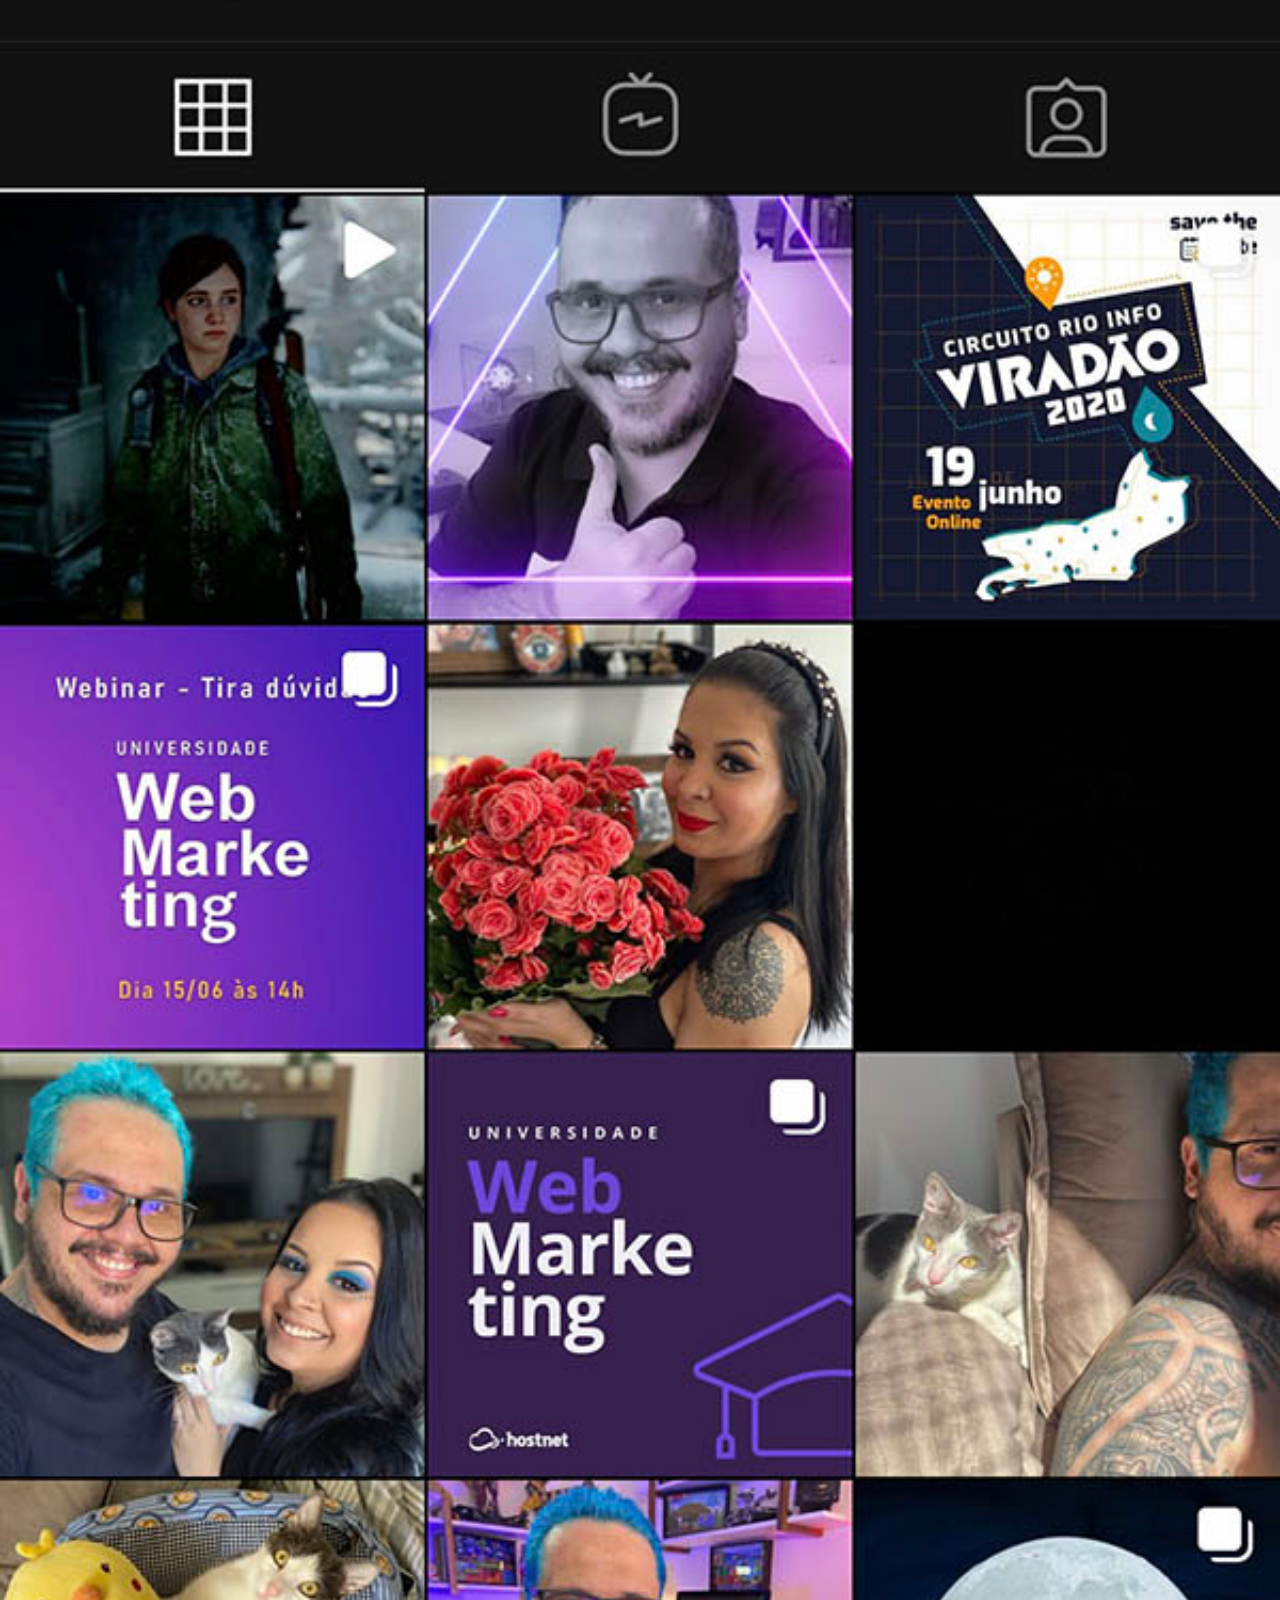
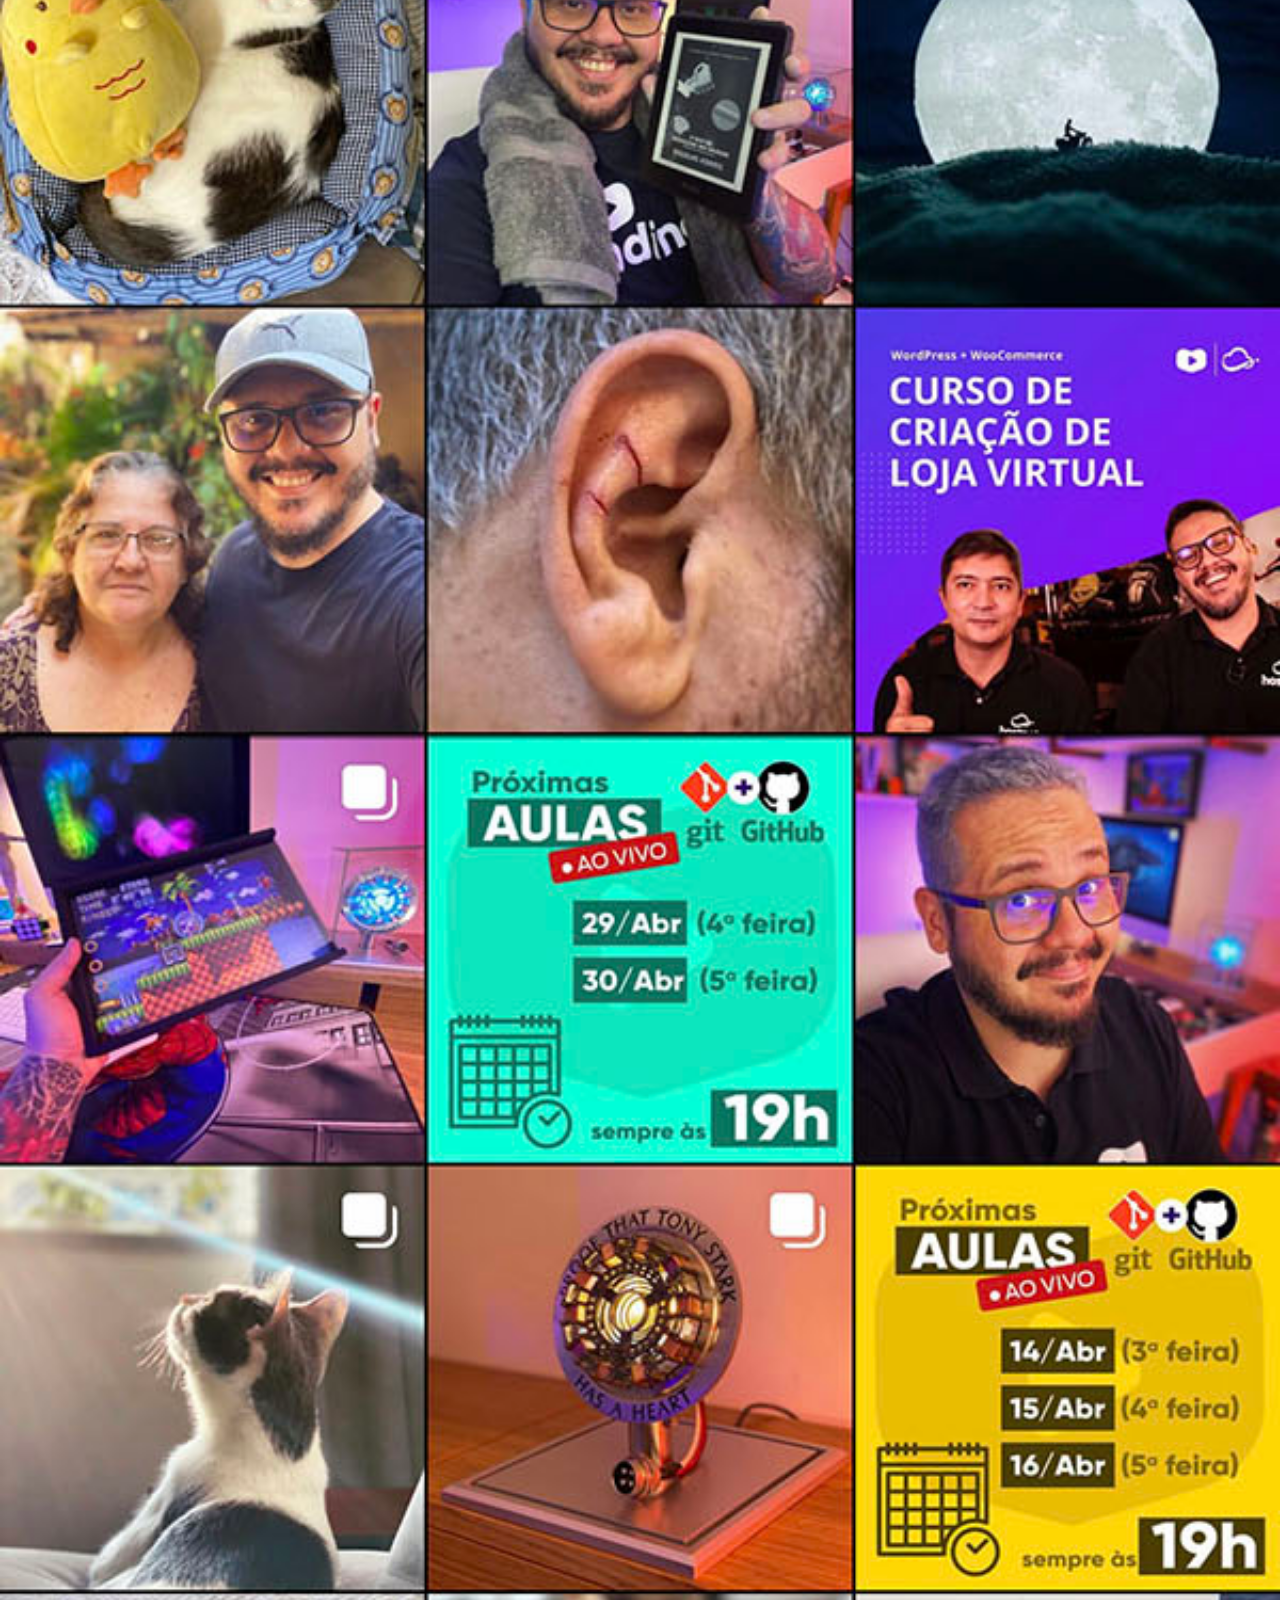
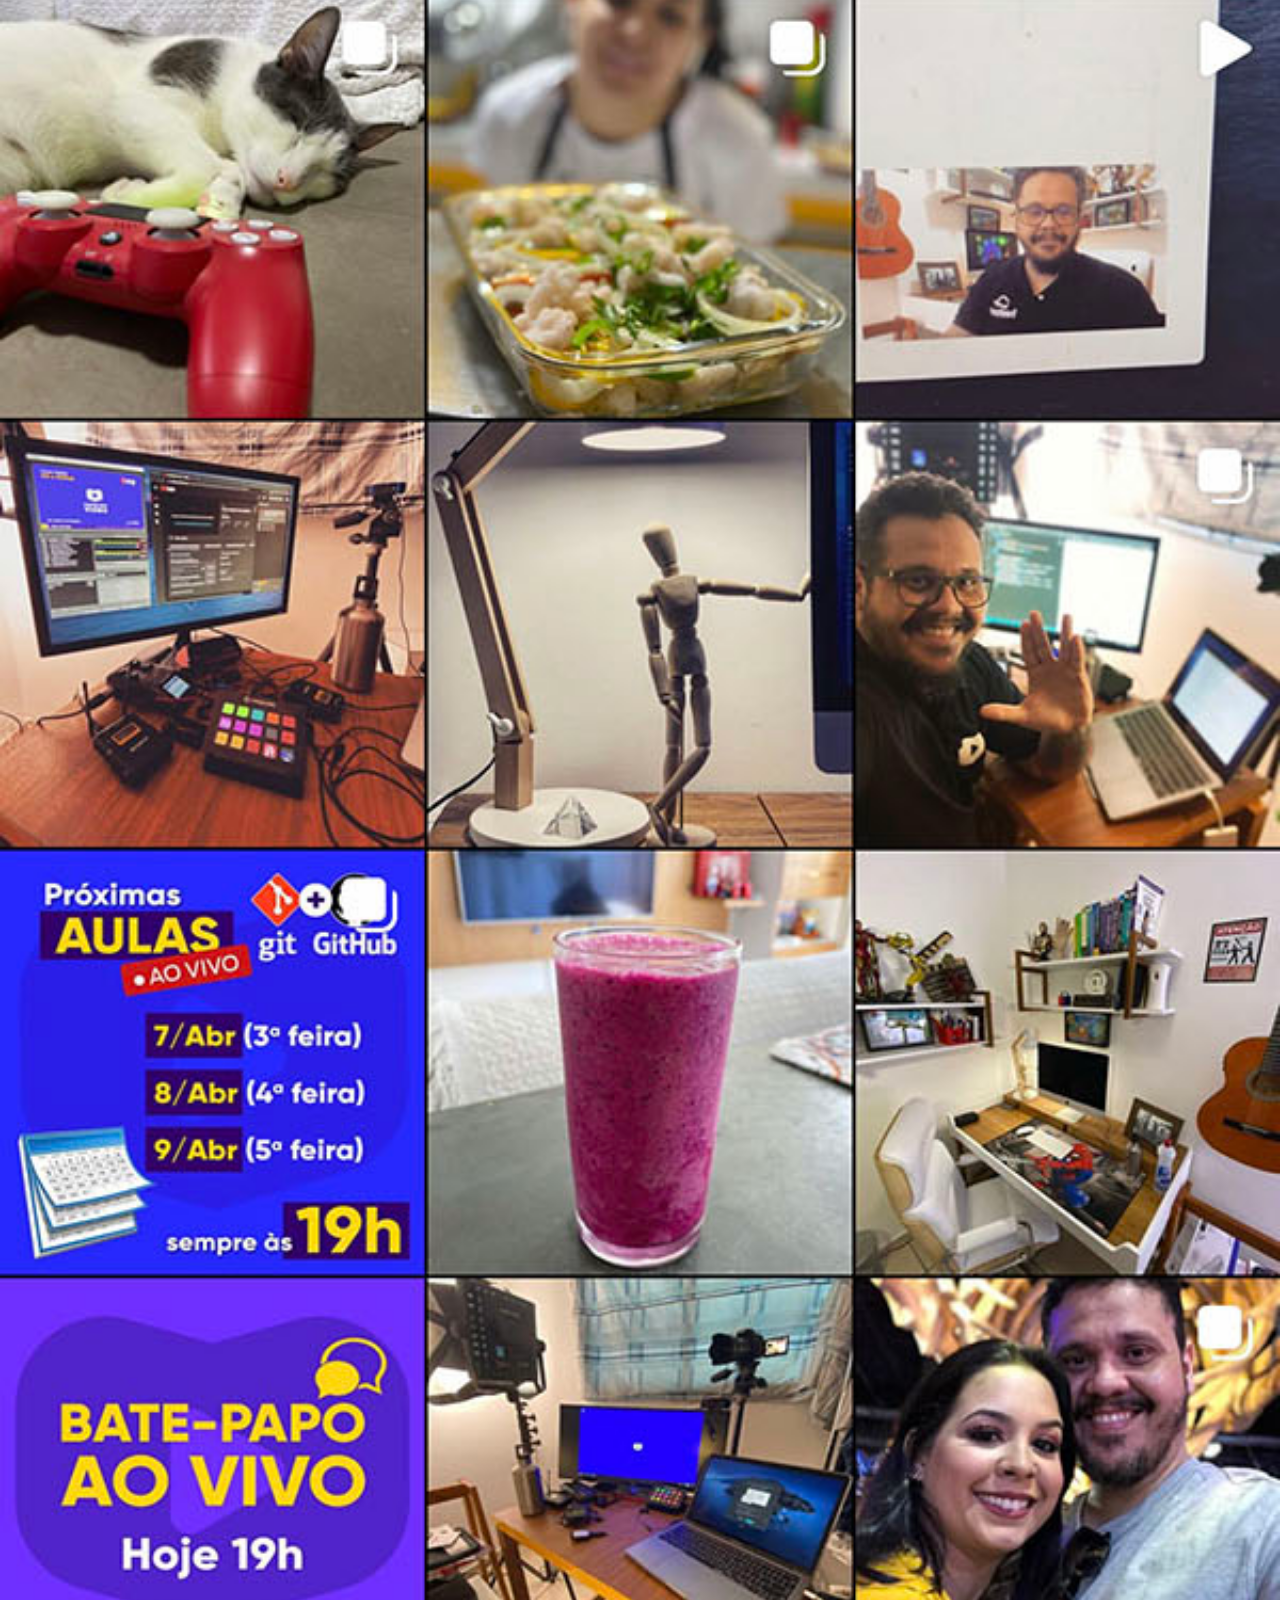
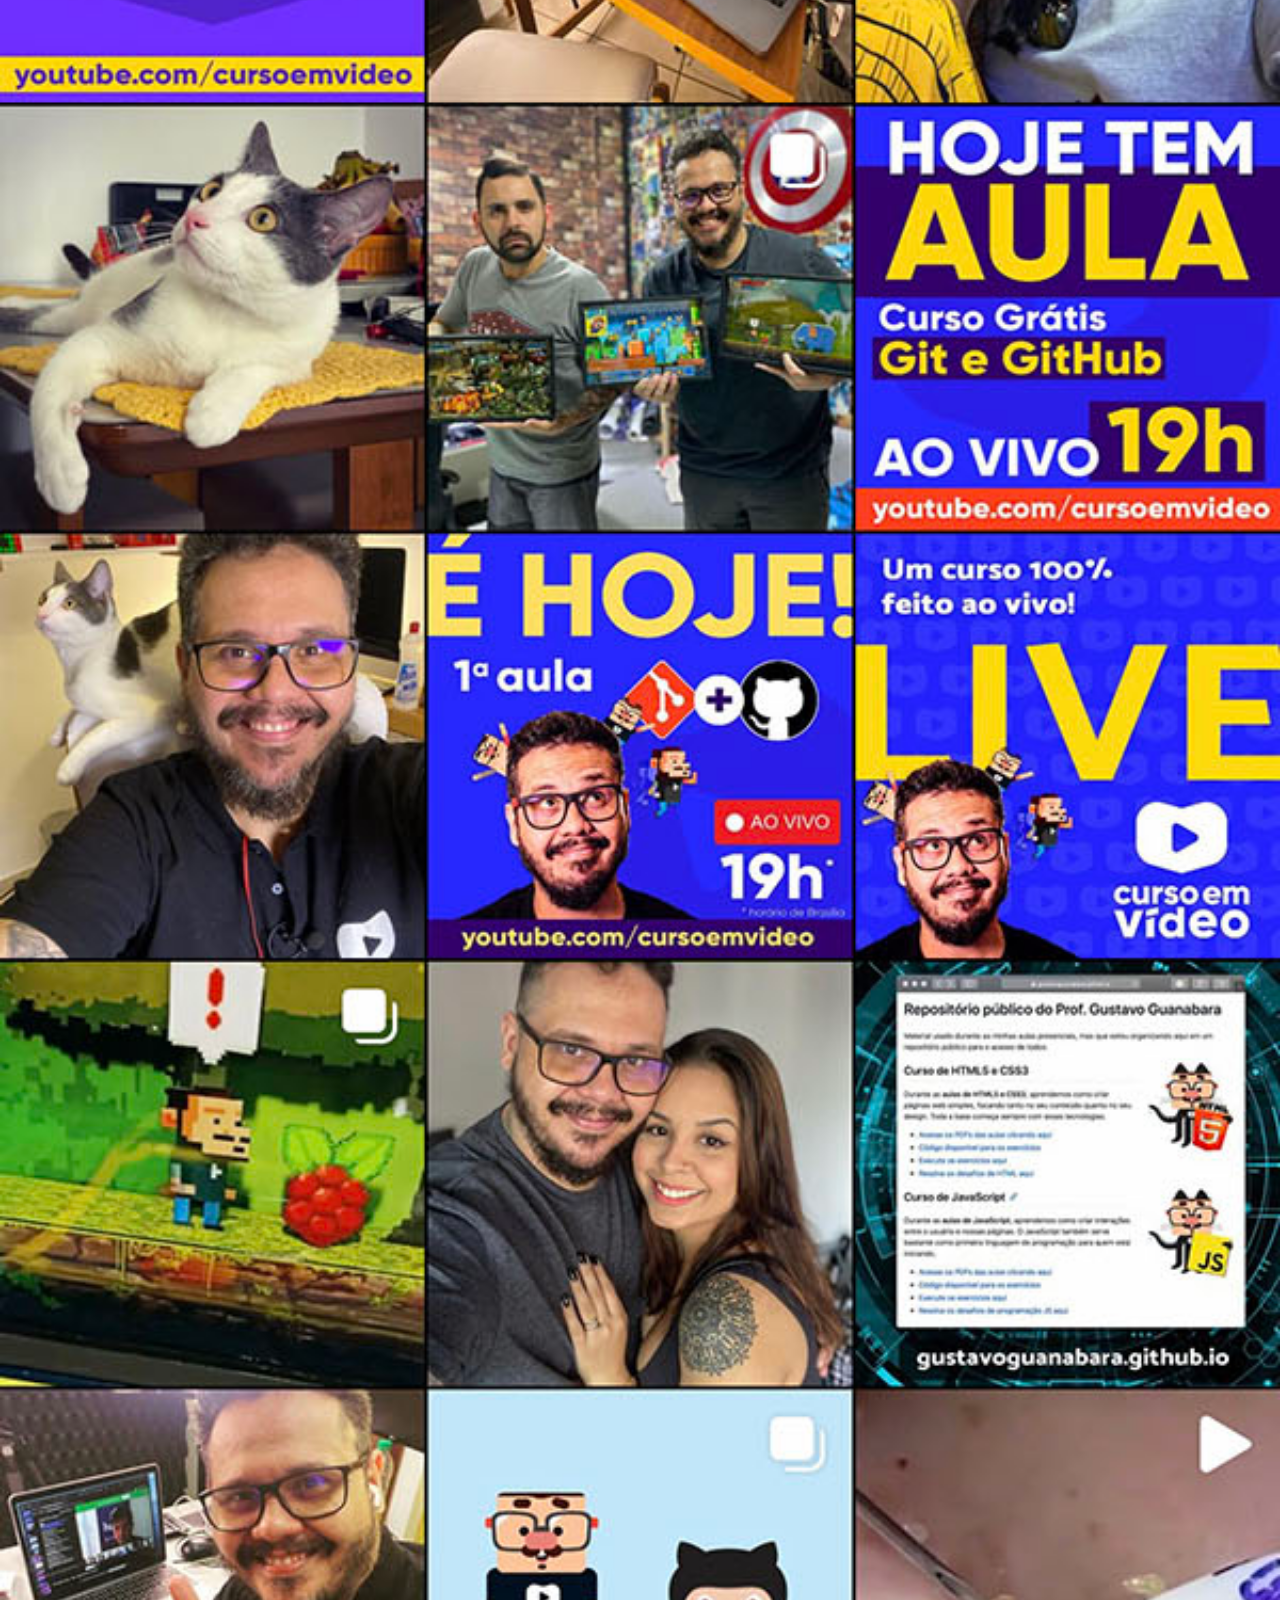
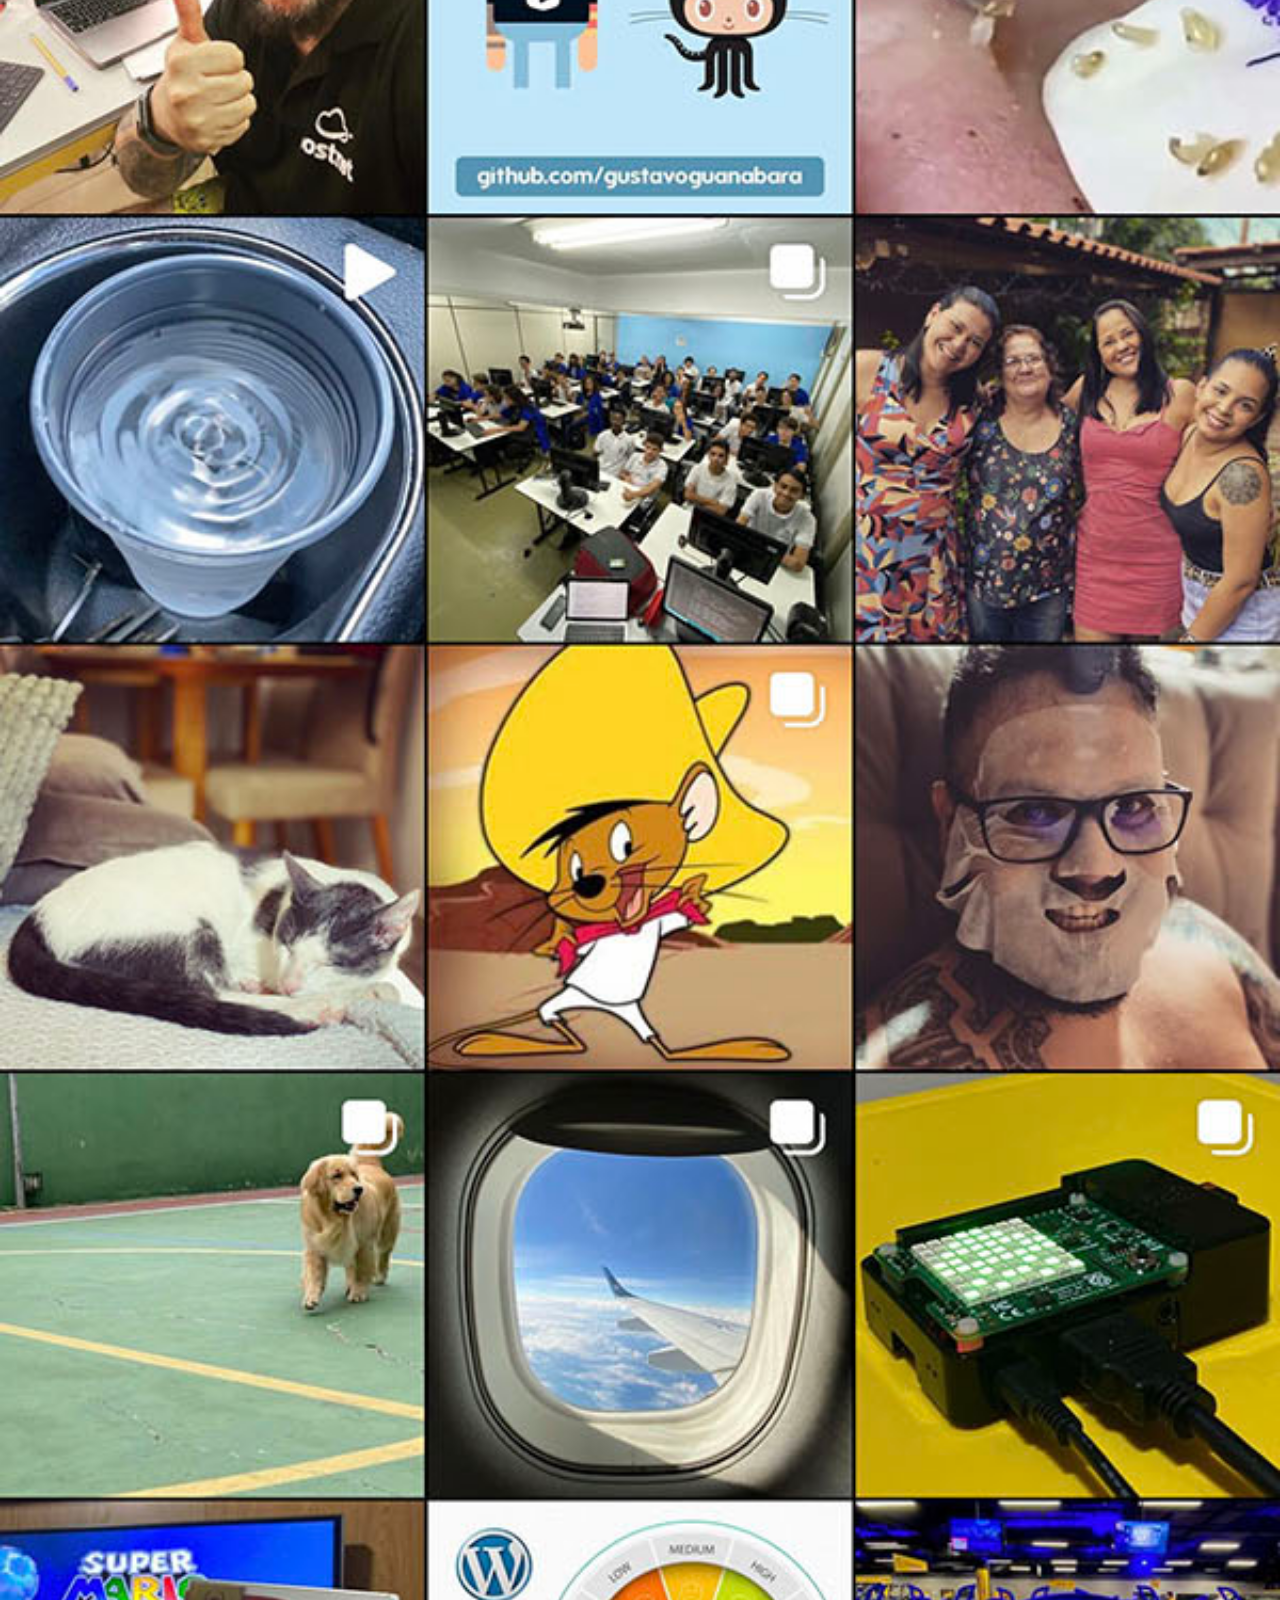
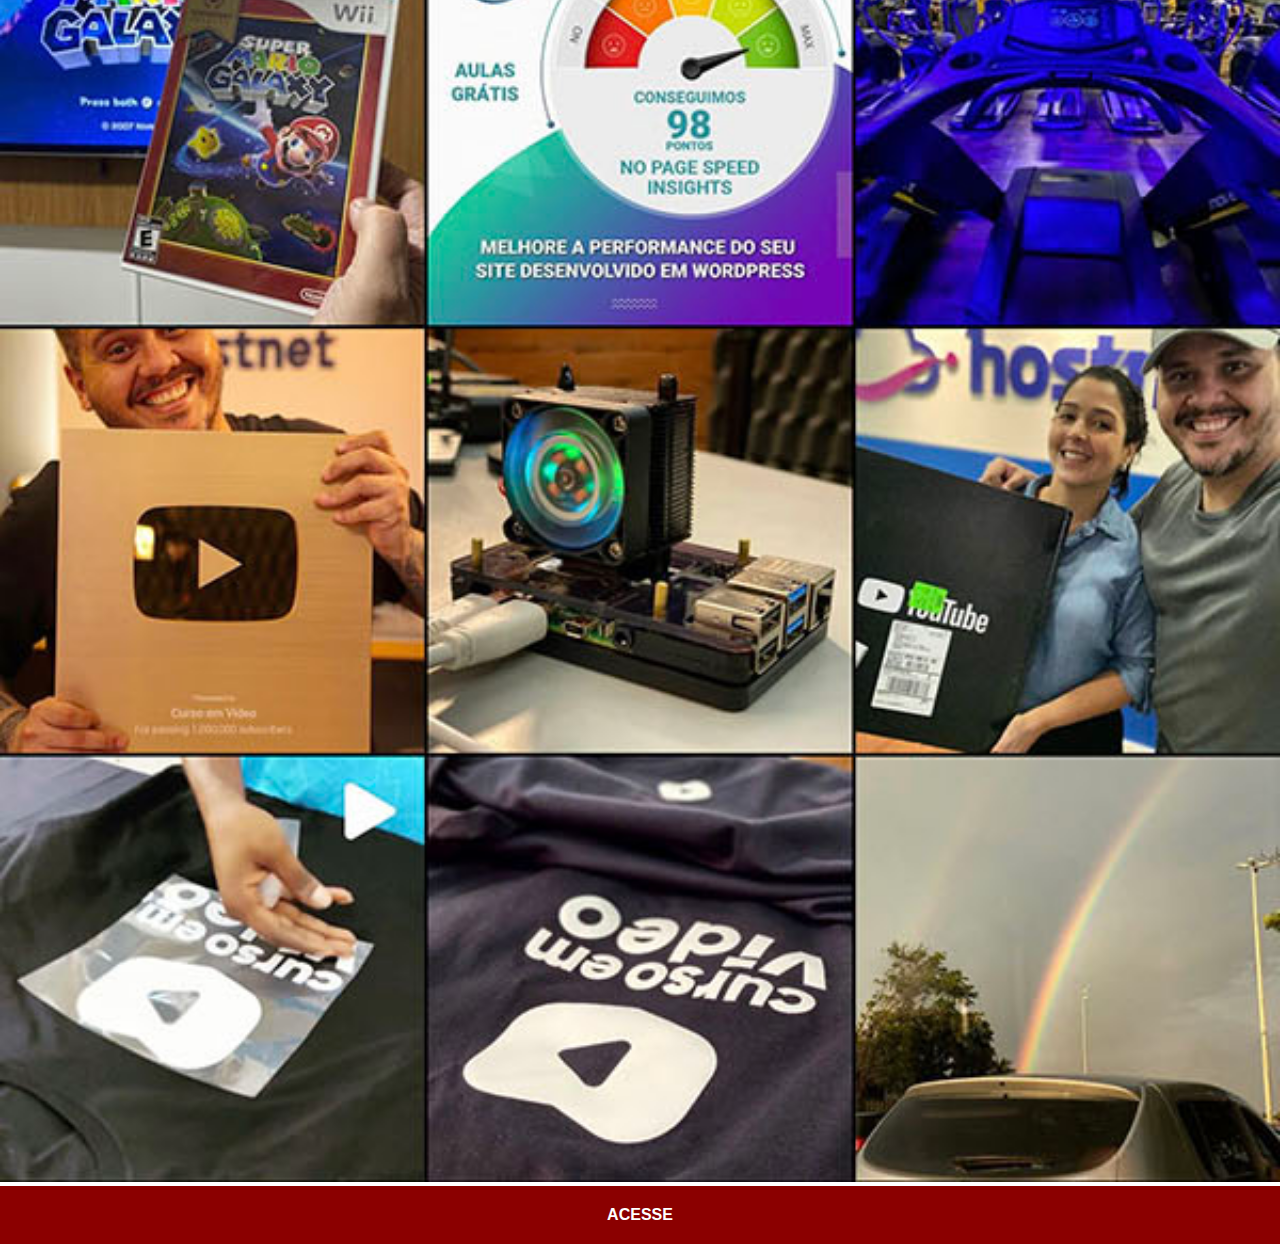
<file: instagram.html>
<!DOCTYPE html>
<html lang="pt-br">
<head>
    <meta charset="UTF-8">
    <meta name="viewport" content="width=device-width, initial-scale=1.0">
    <title>Instagram</title>
    <link rel="stylesheet" href="estilos/social.css">
</head>
<body>
    <img src="imagens/tela-instagram.jpg" alt="Instagram">
    <a href="https://www.instagram.com/gustavoguanabara/reels/" target="_blank">ACESSE</a>
</body>
</html>
</file>
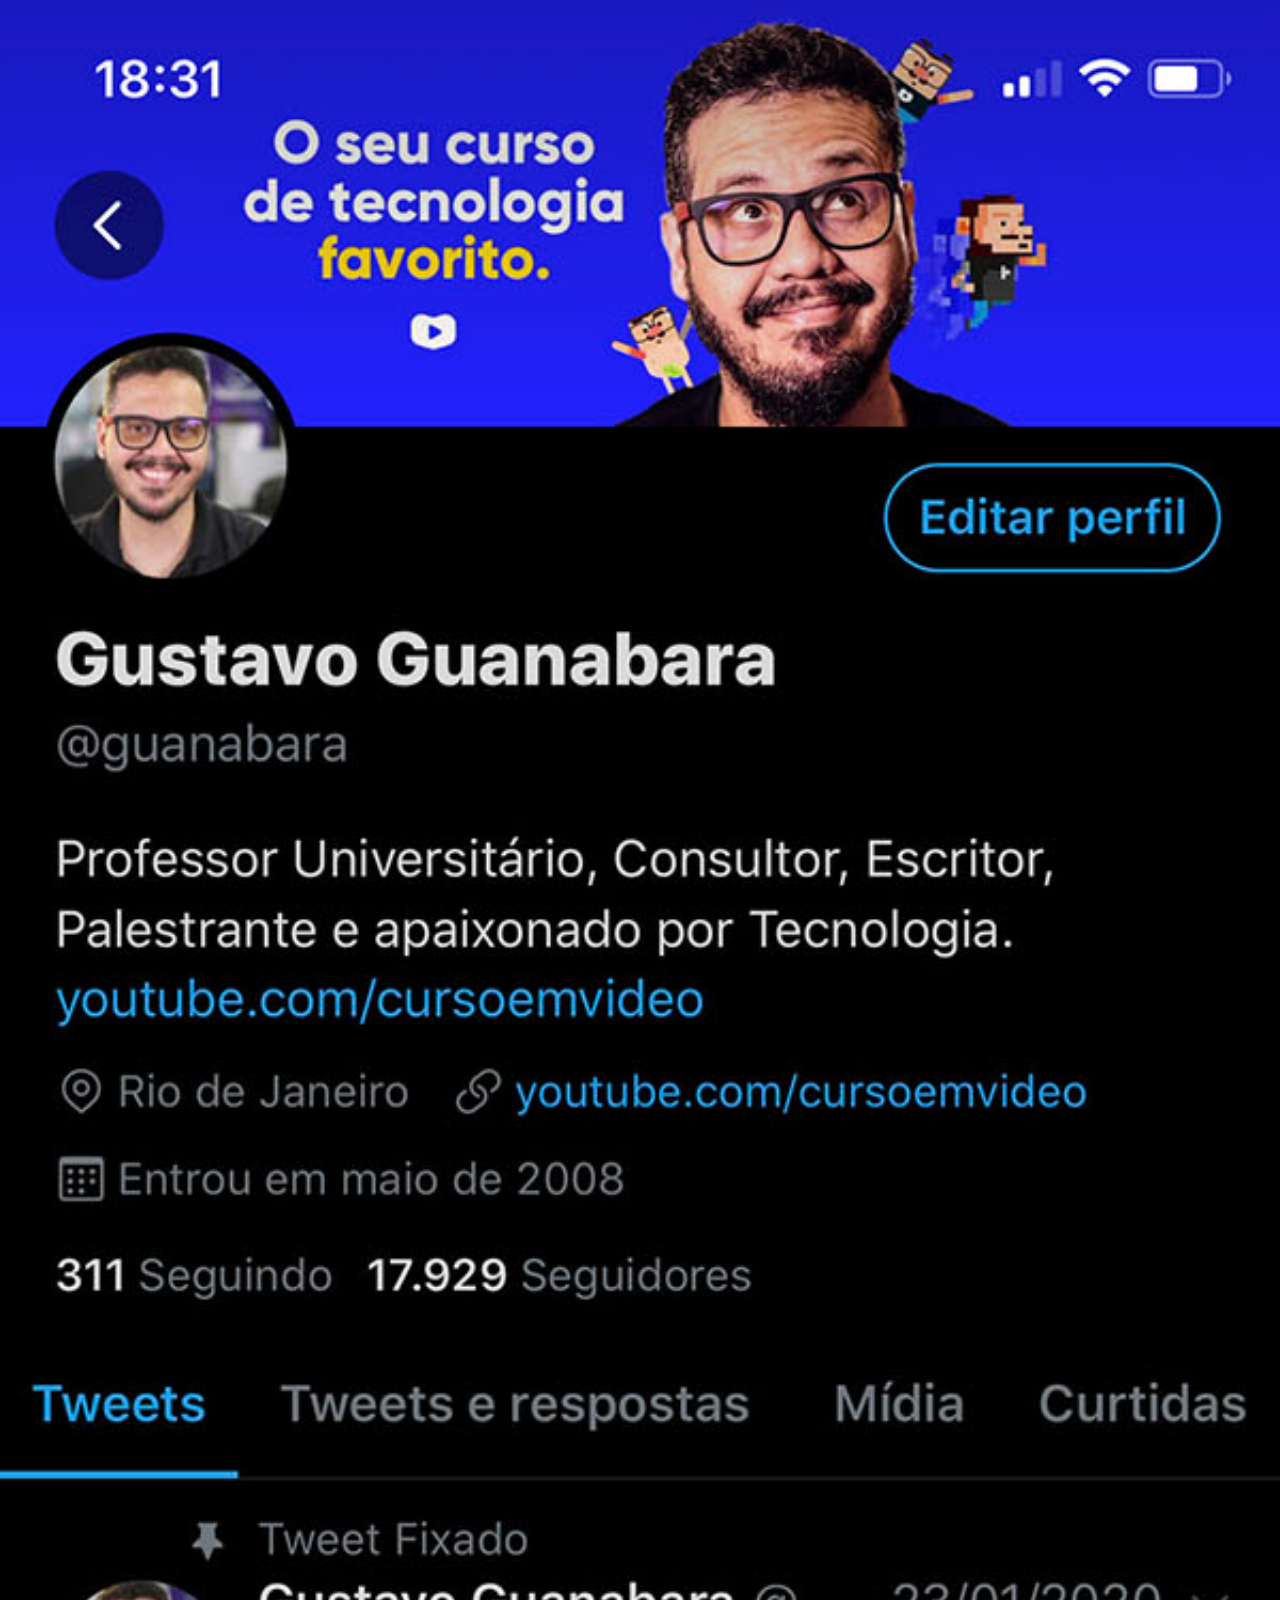
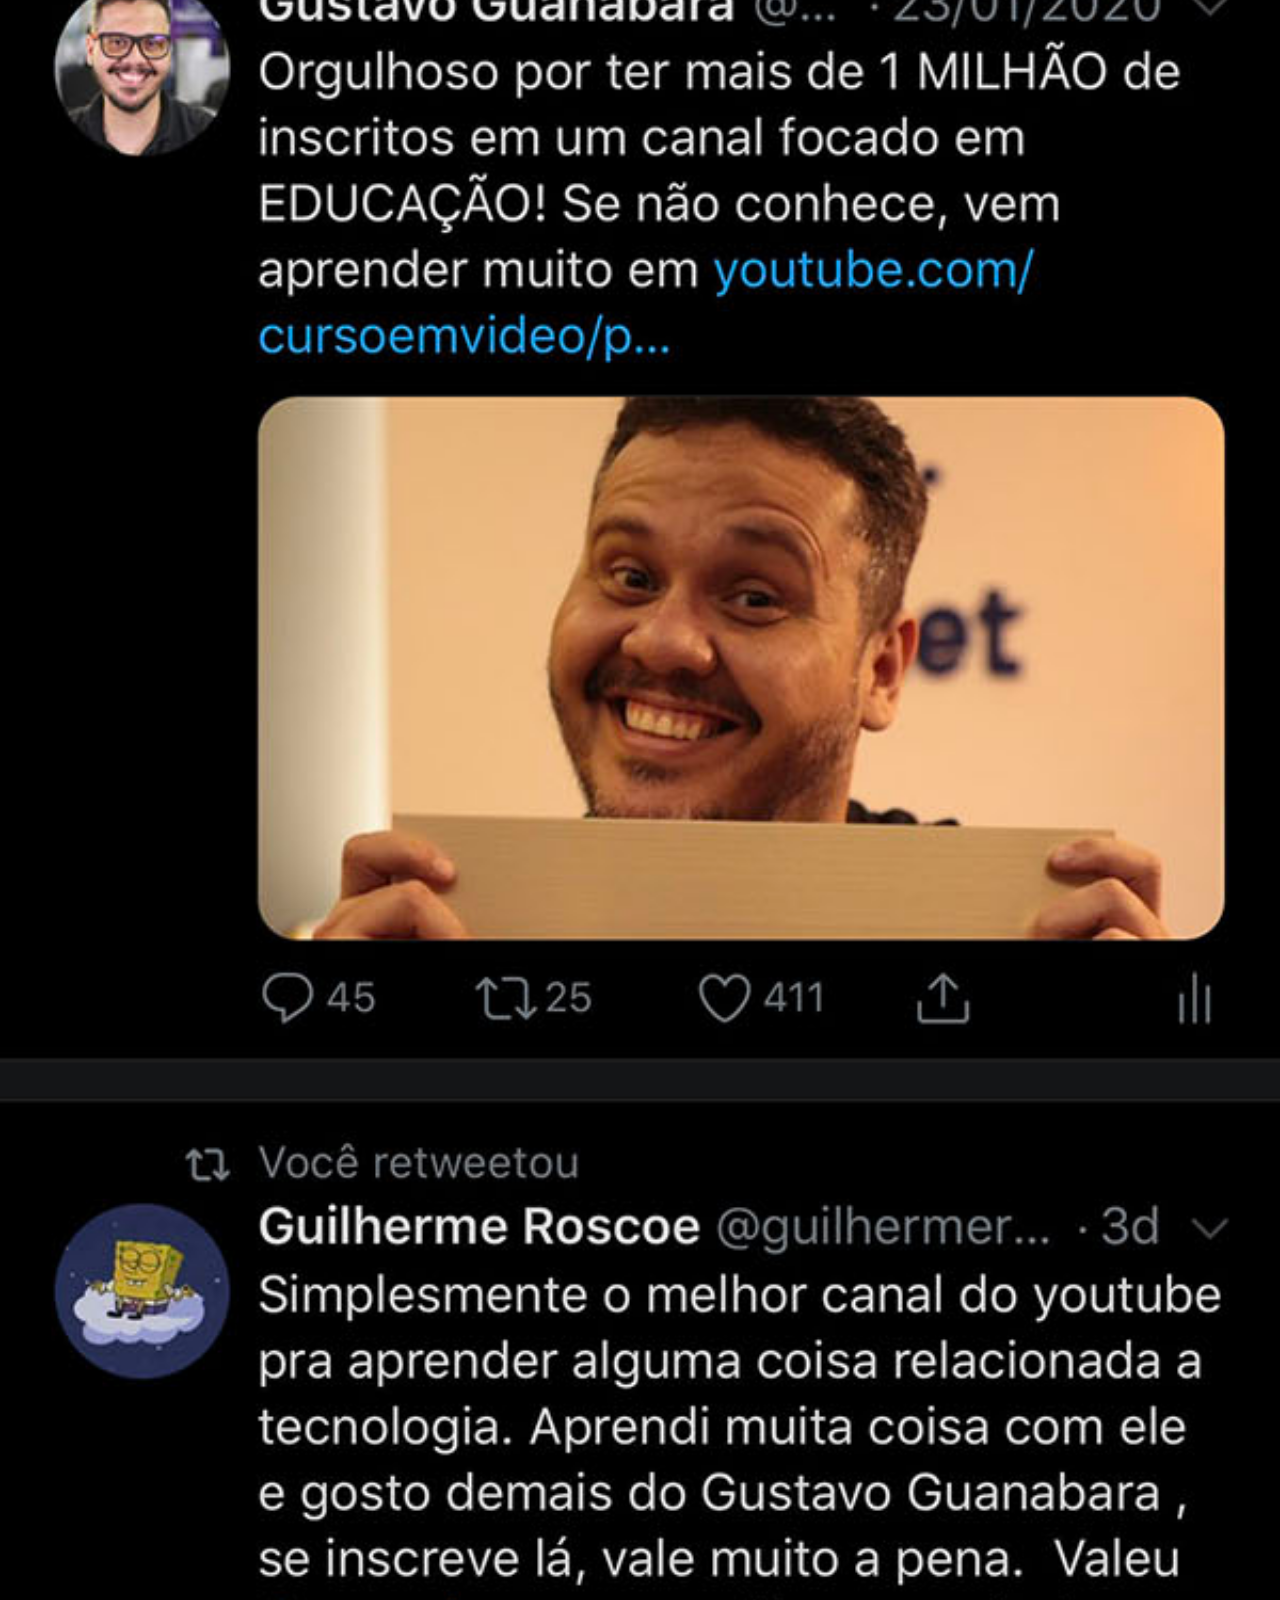
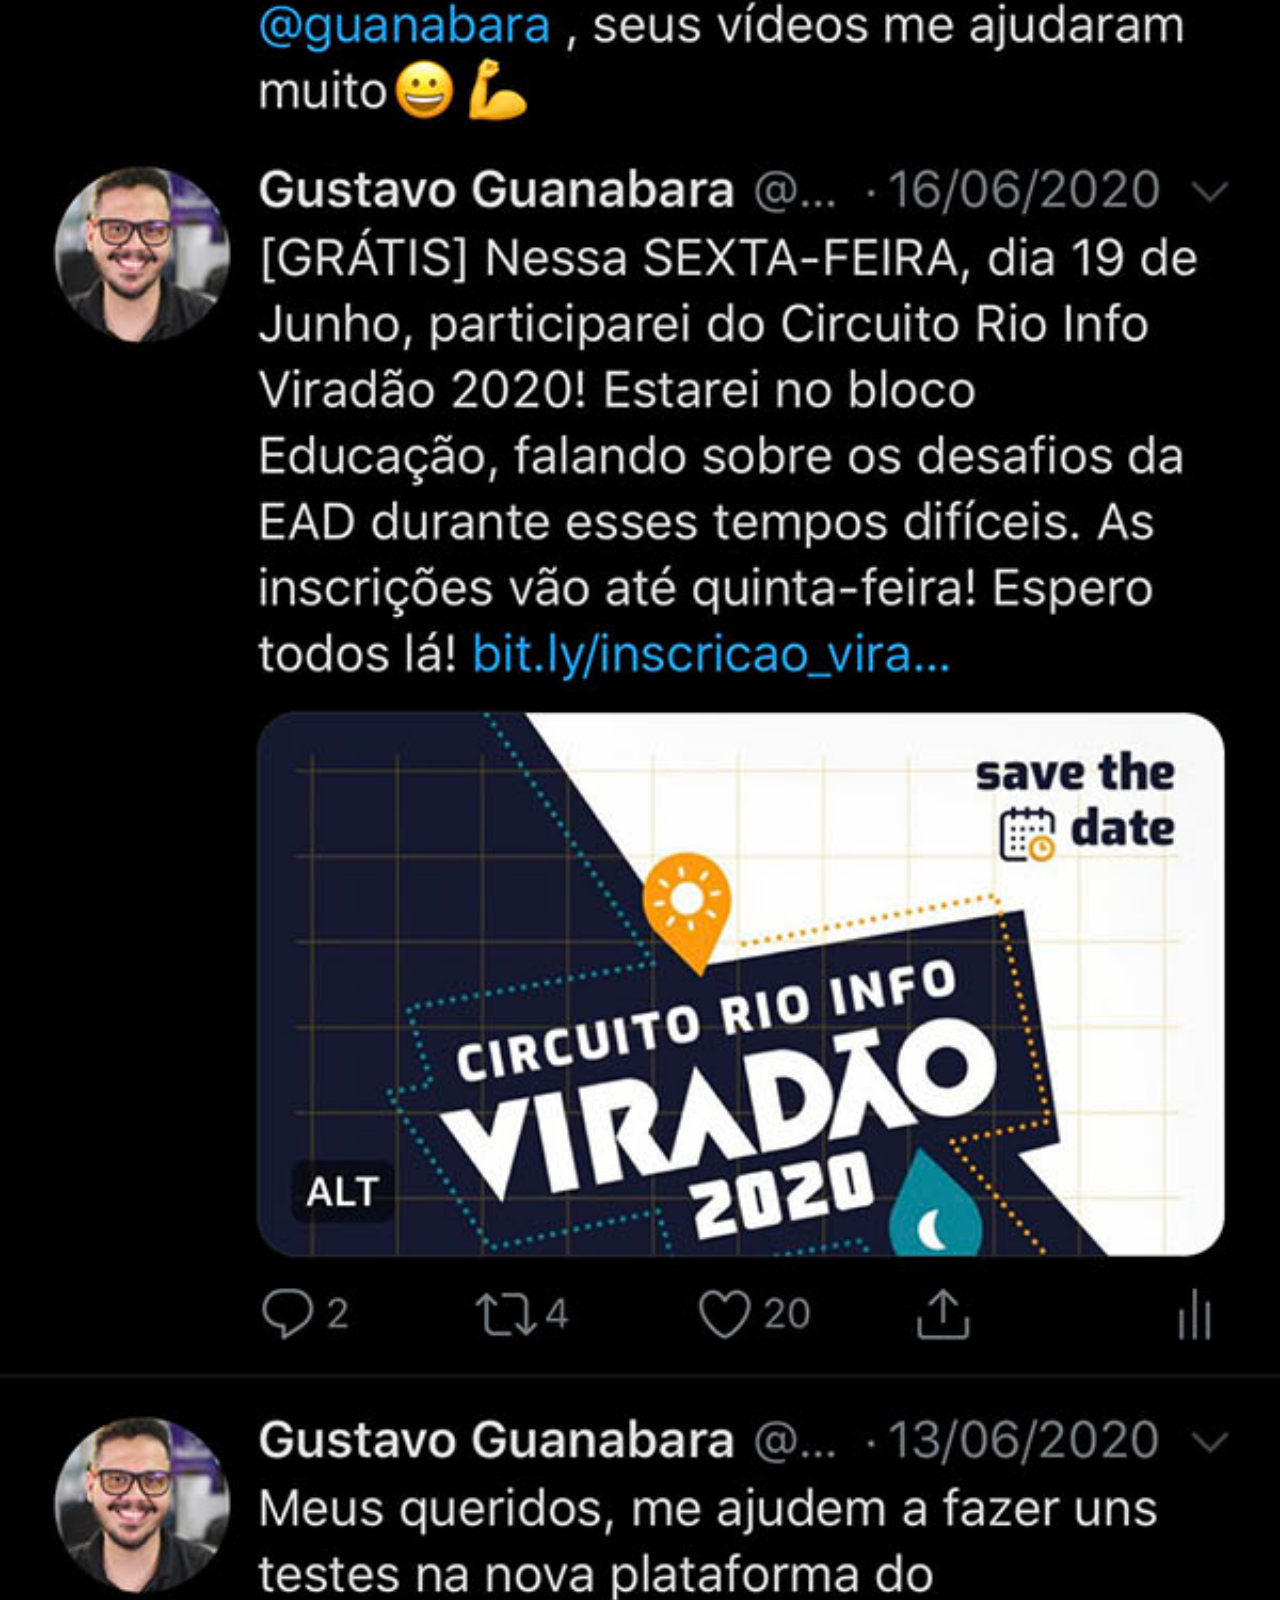
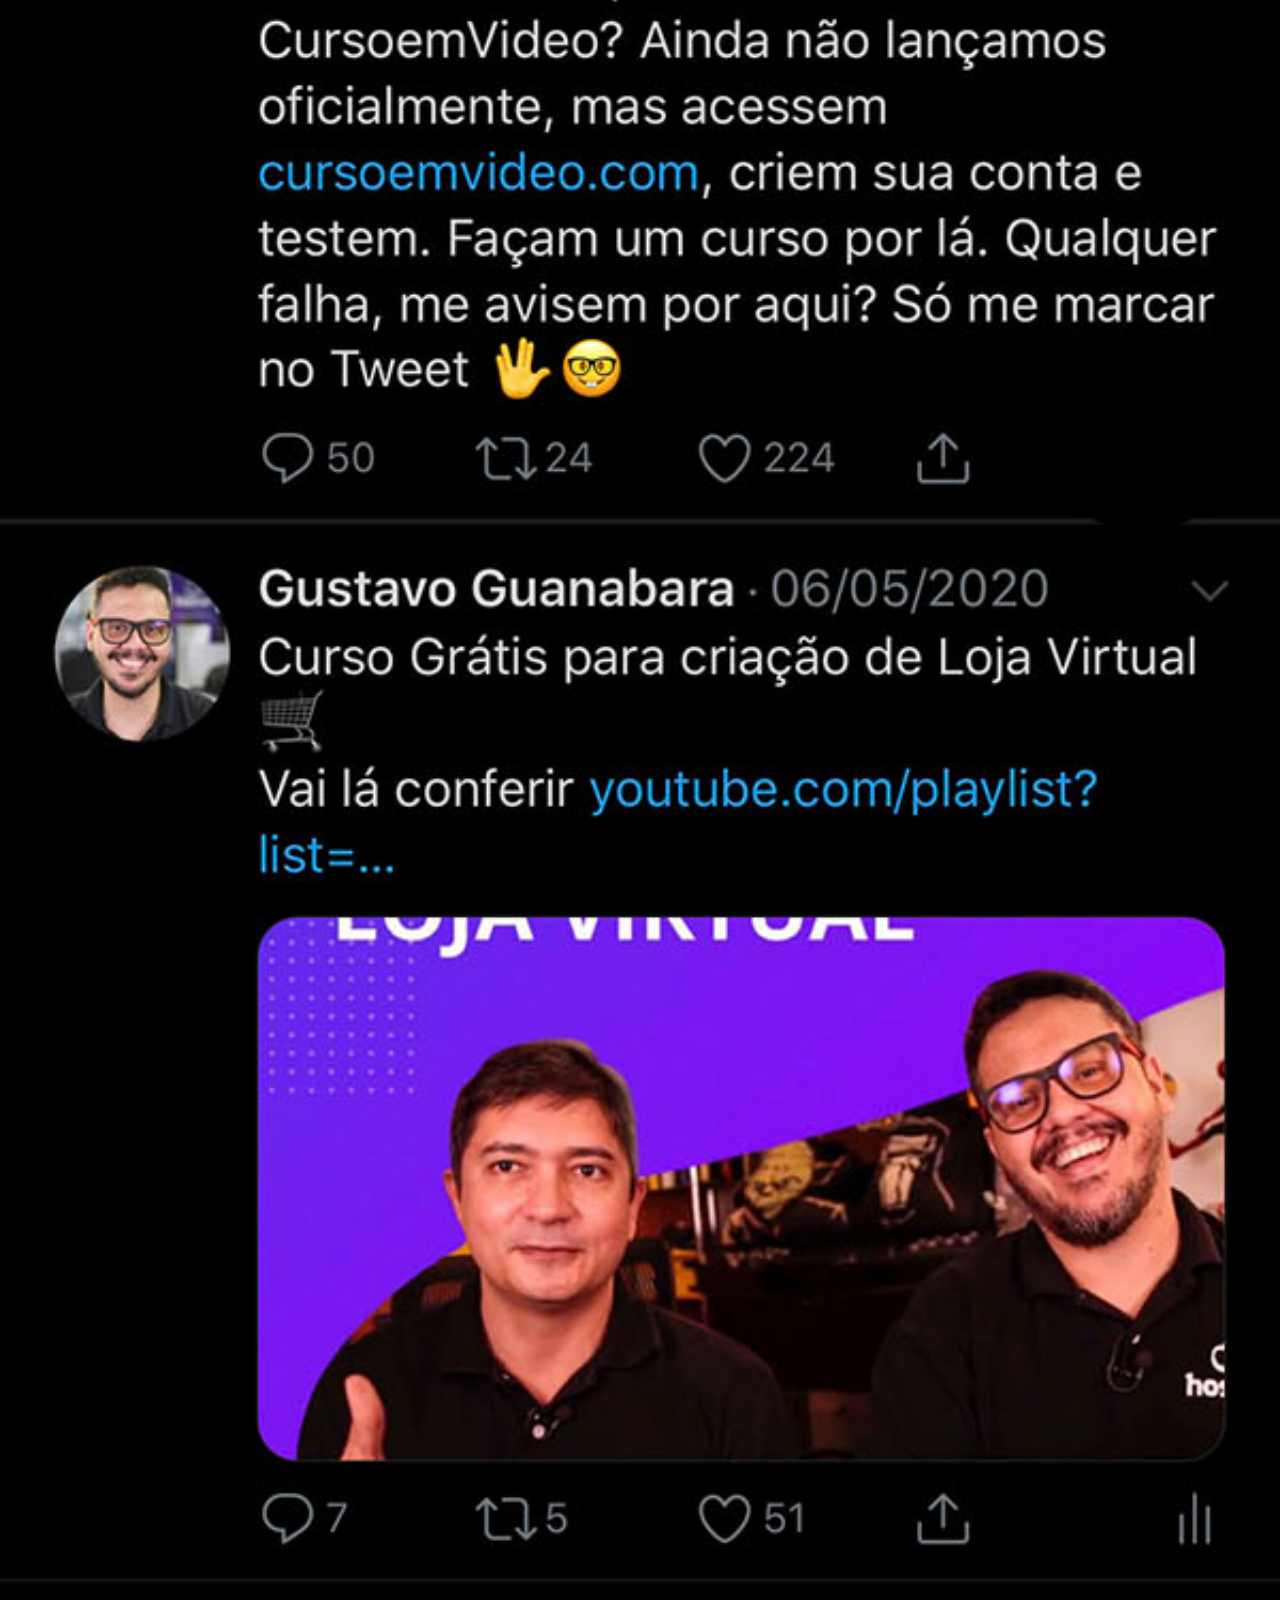
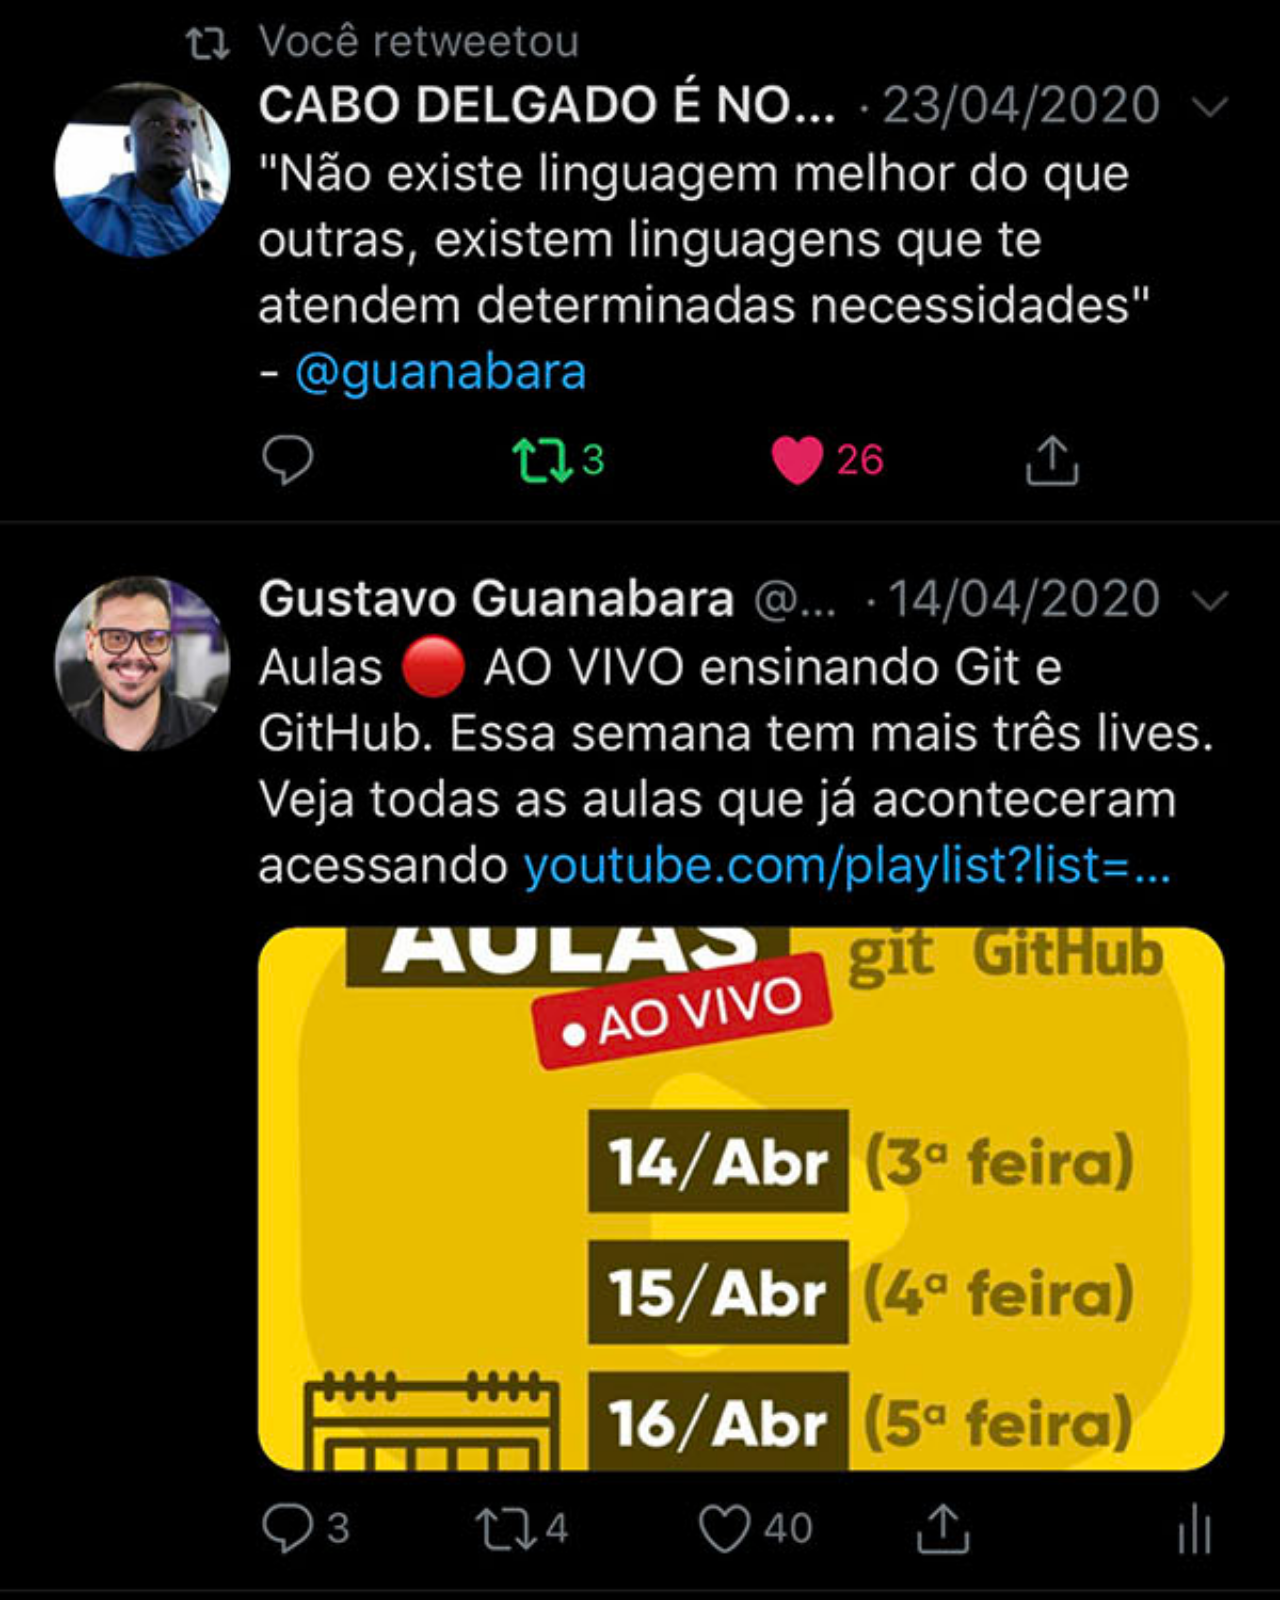
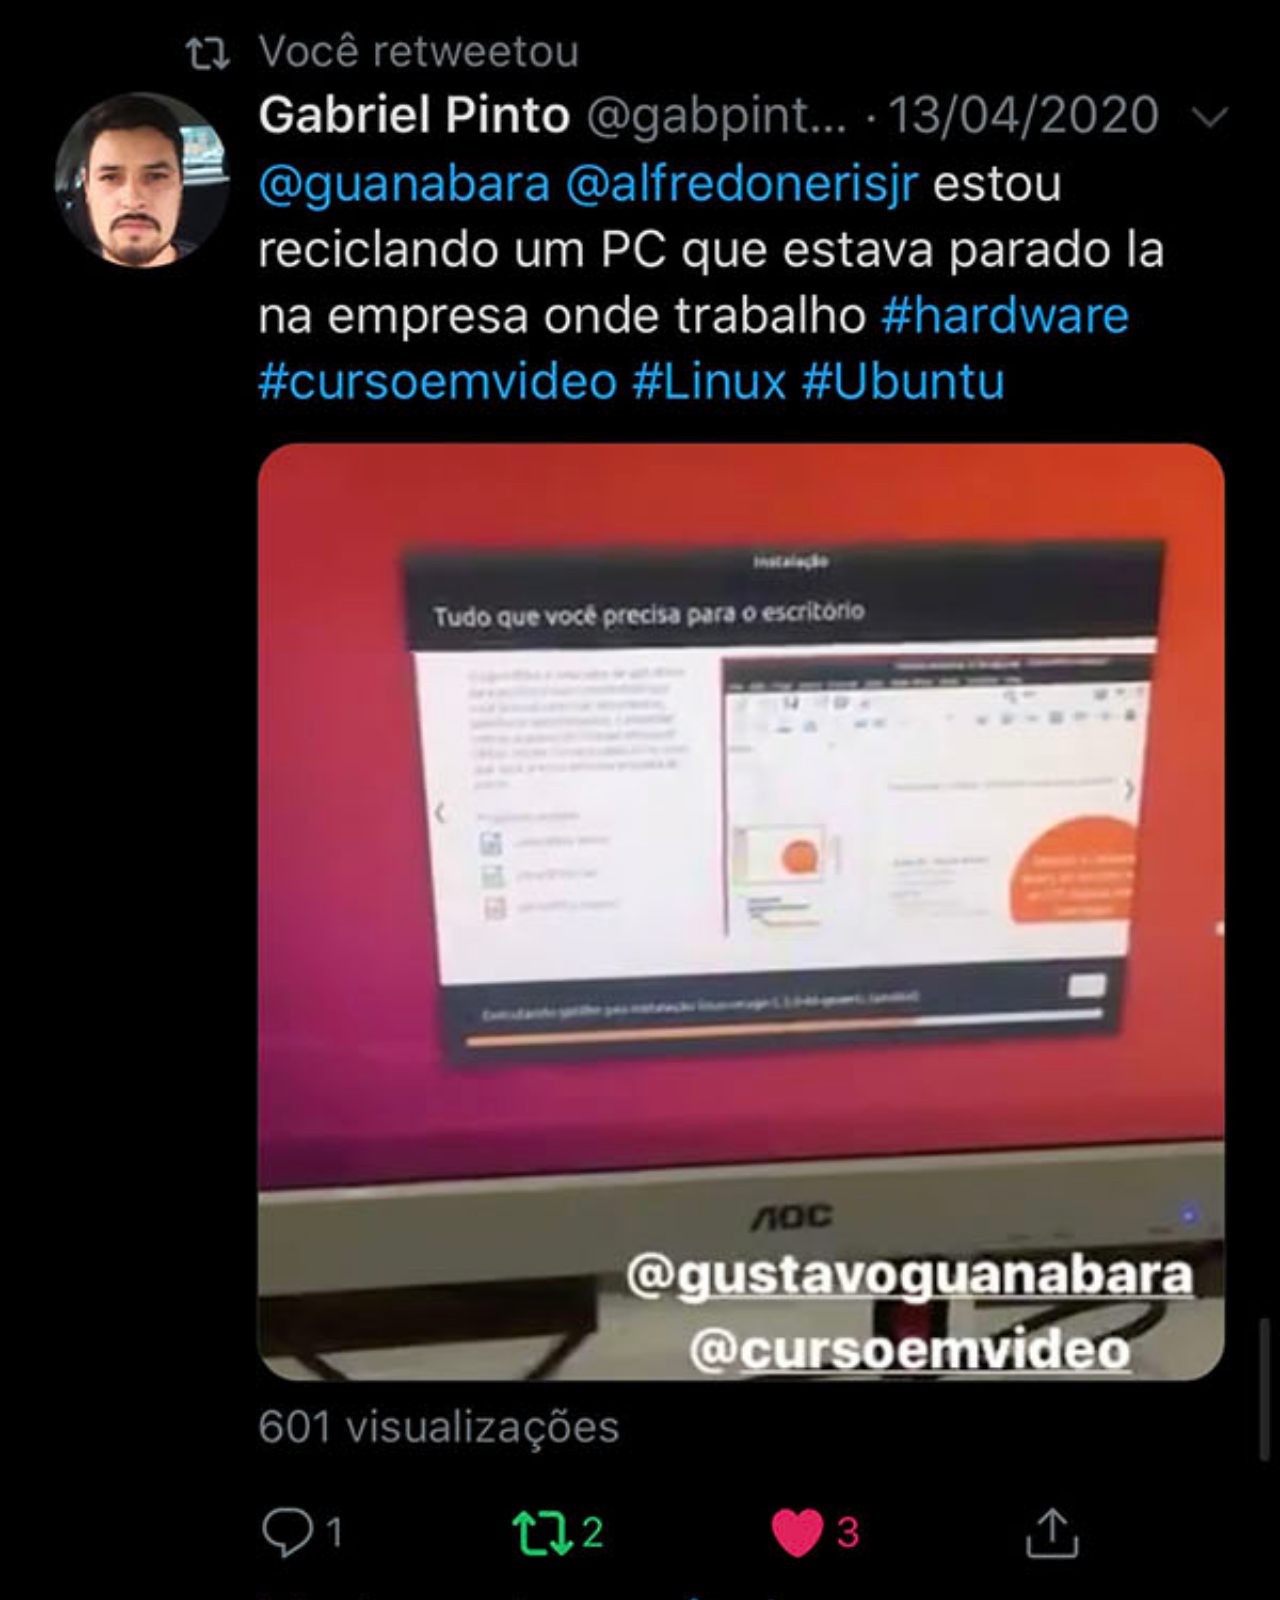
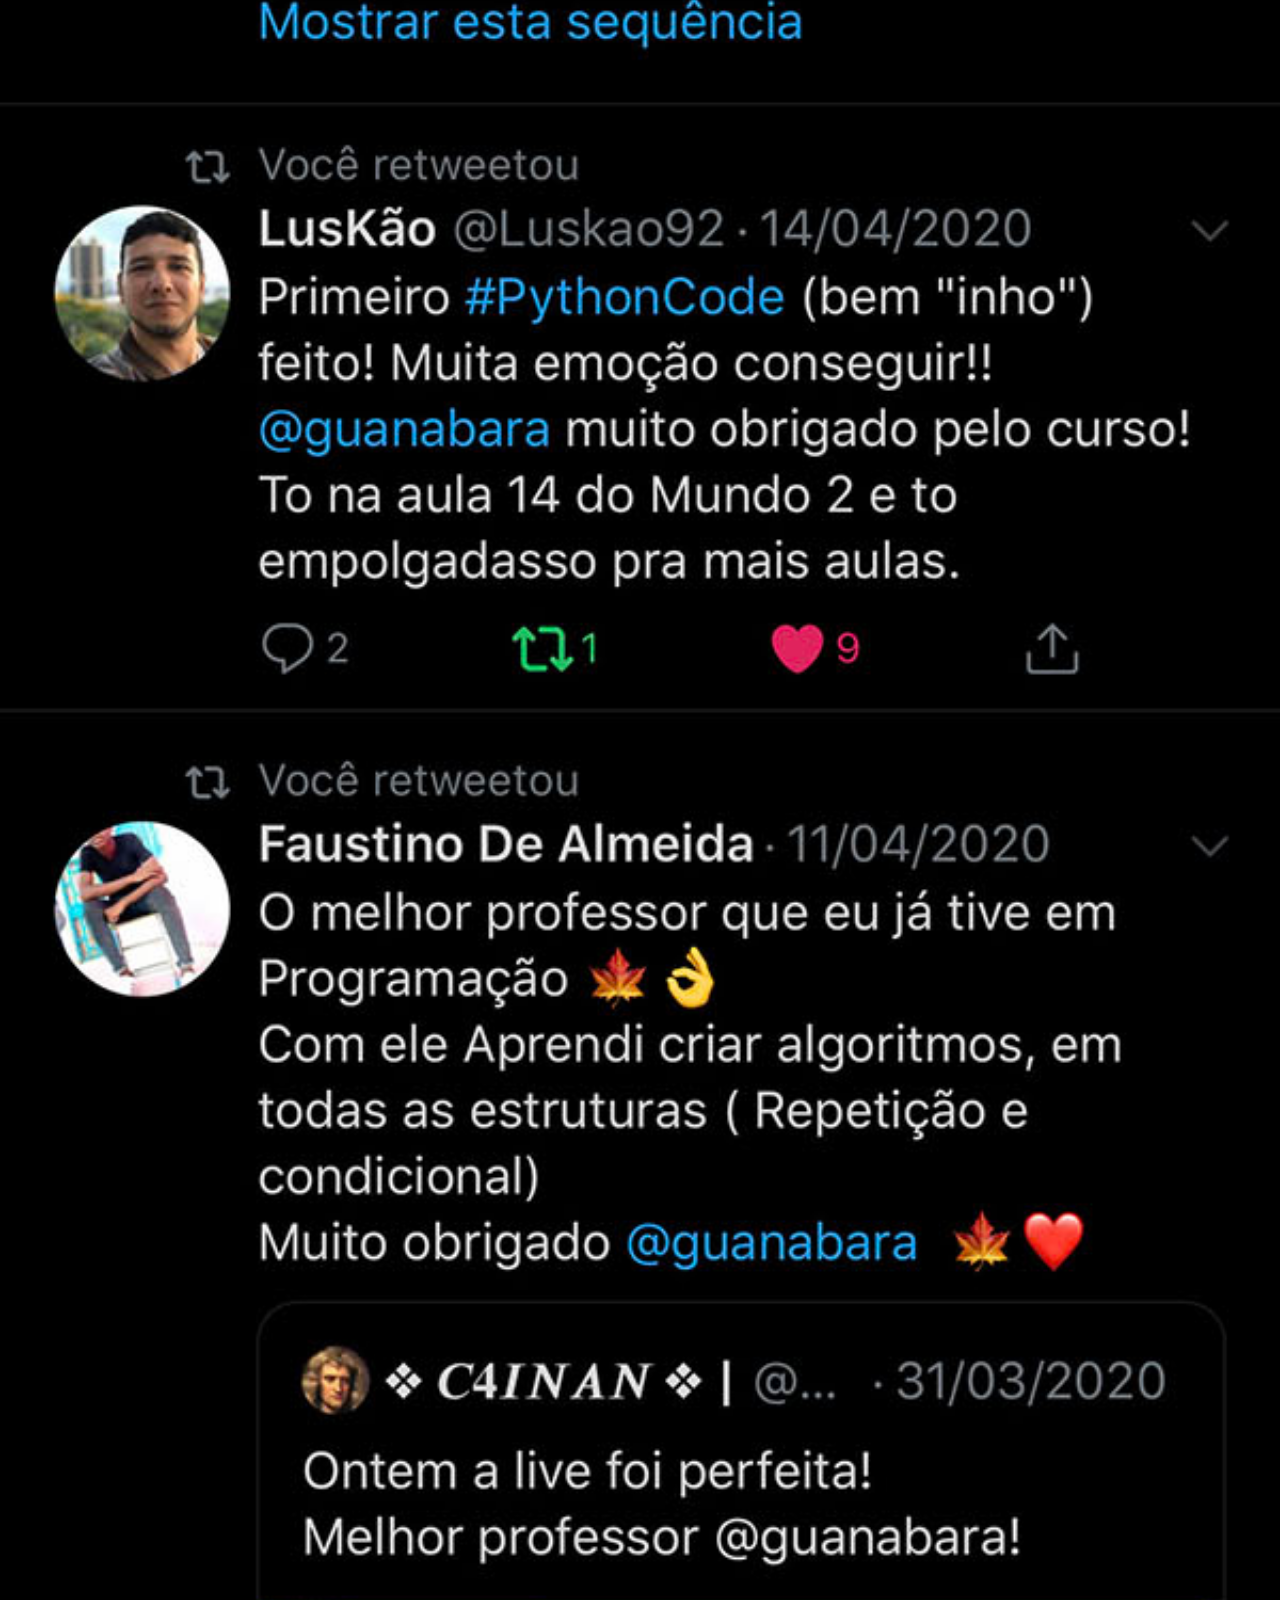
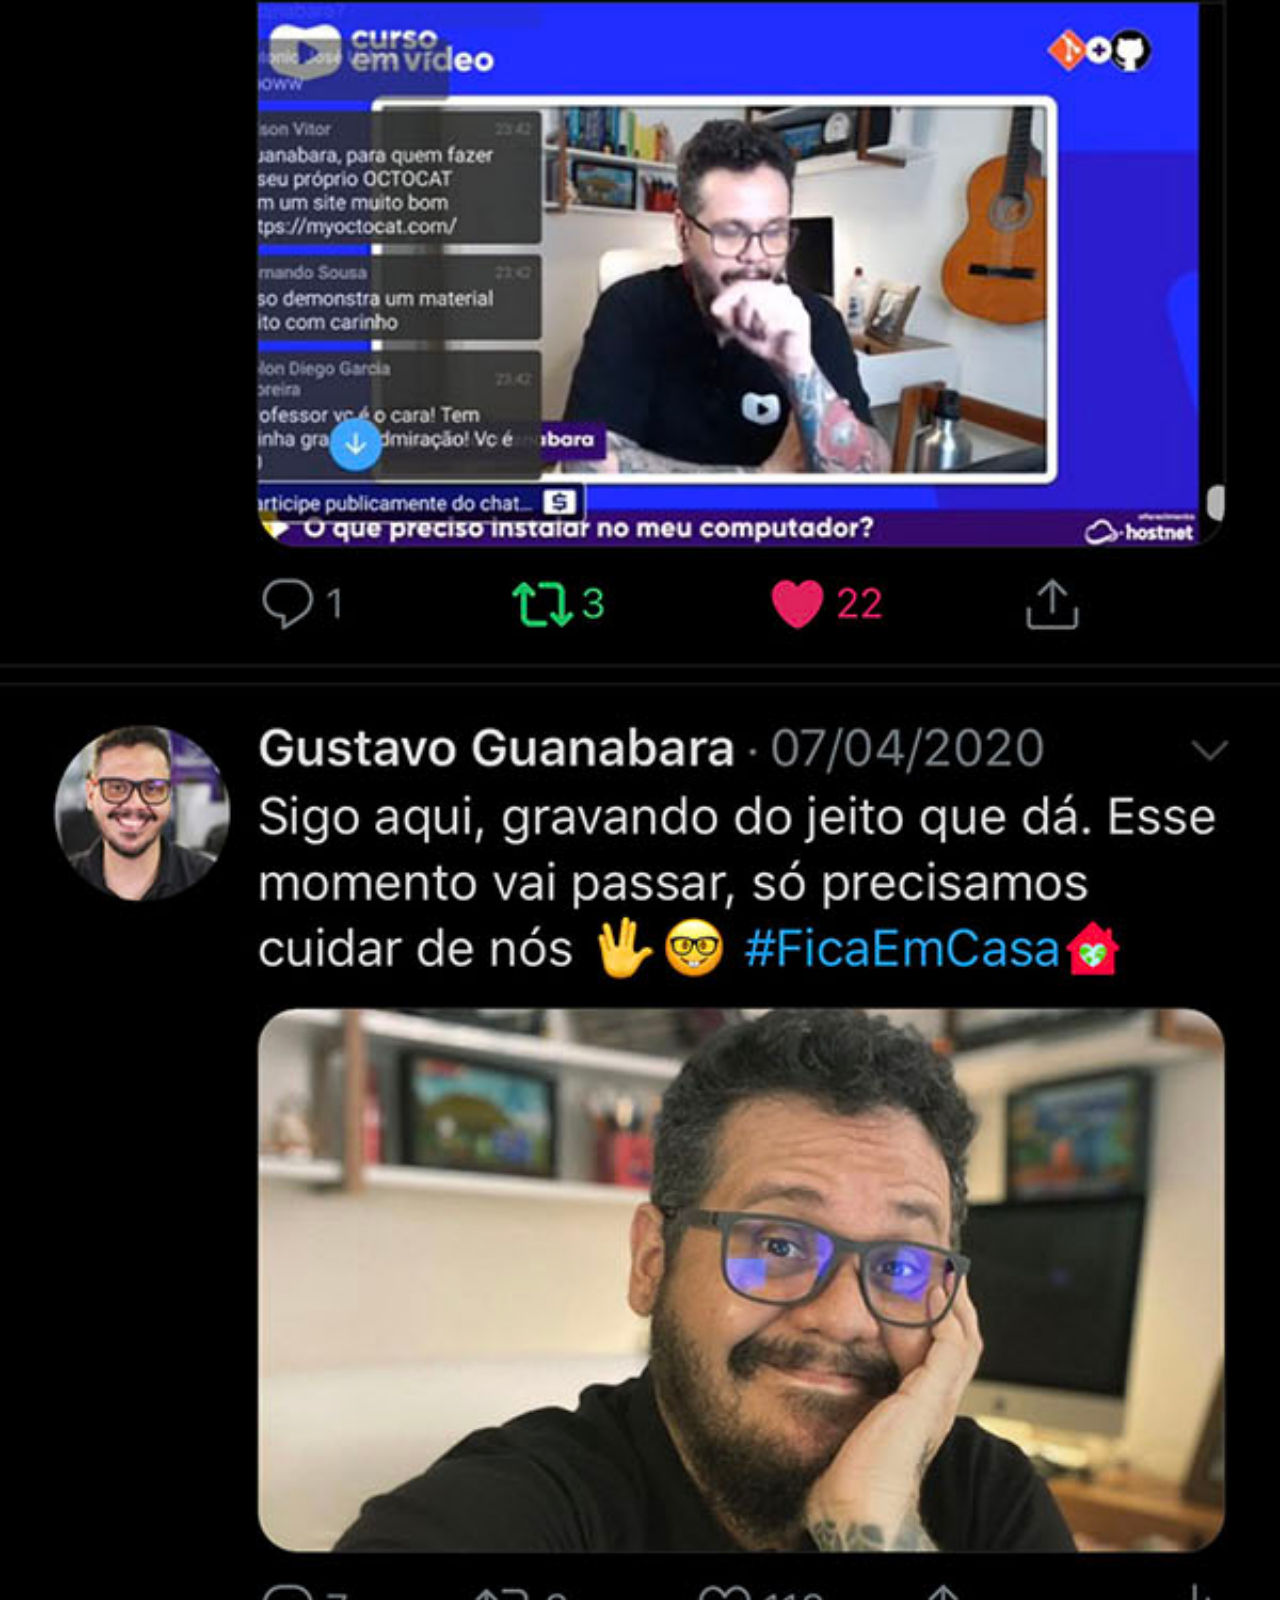
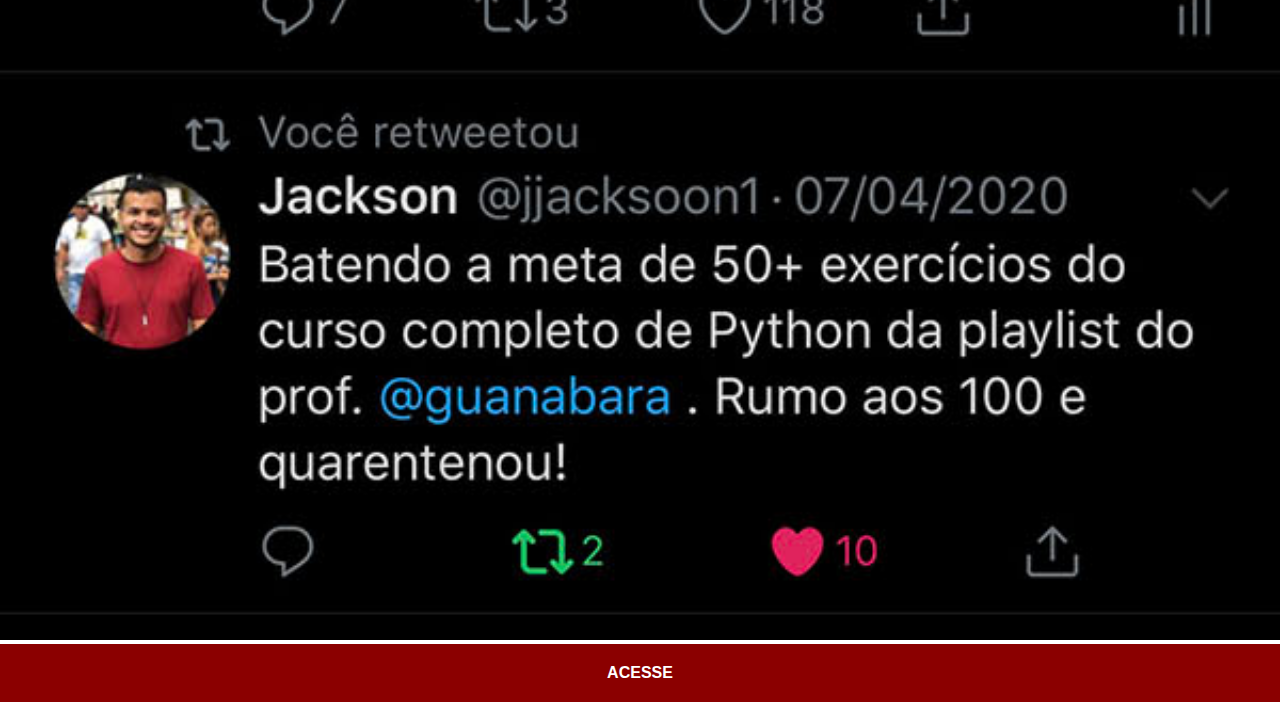
<file: X.html>
<!DOCTYPE html>
<html lang="pt-br">
<head>
    <meta charset="UTF-8">
    <meta name="viewport" content="width=device-width, initial-scale=1.0">
    <title>X</title>
    <link rel="stylesheet" href="estilos/social.css">
</head>
<body>
    <img src="imagens/tela-twitter.jpg" alt="X"><a href="https://x.com/guanabara" target="_blank">ACESSE</a>
</body>
</html>
</file>
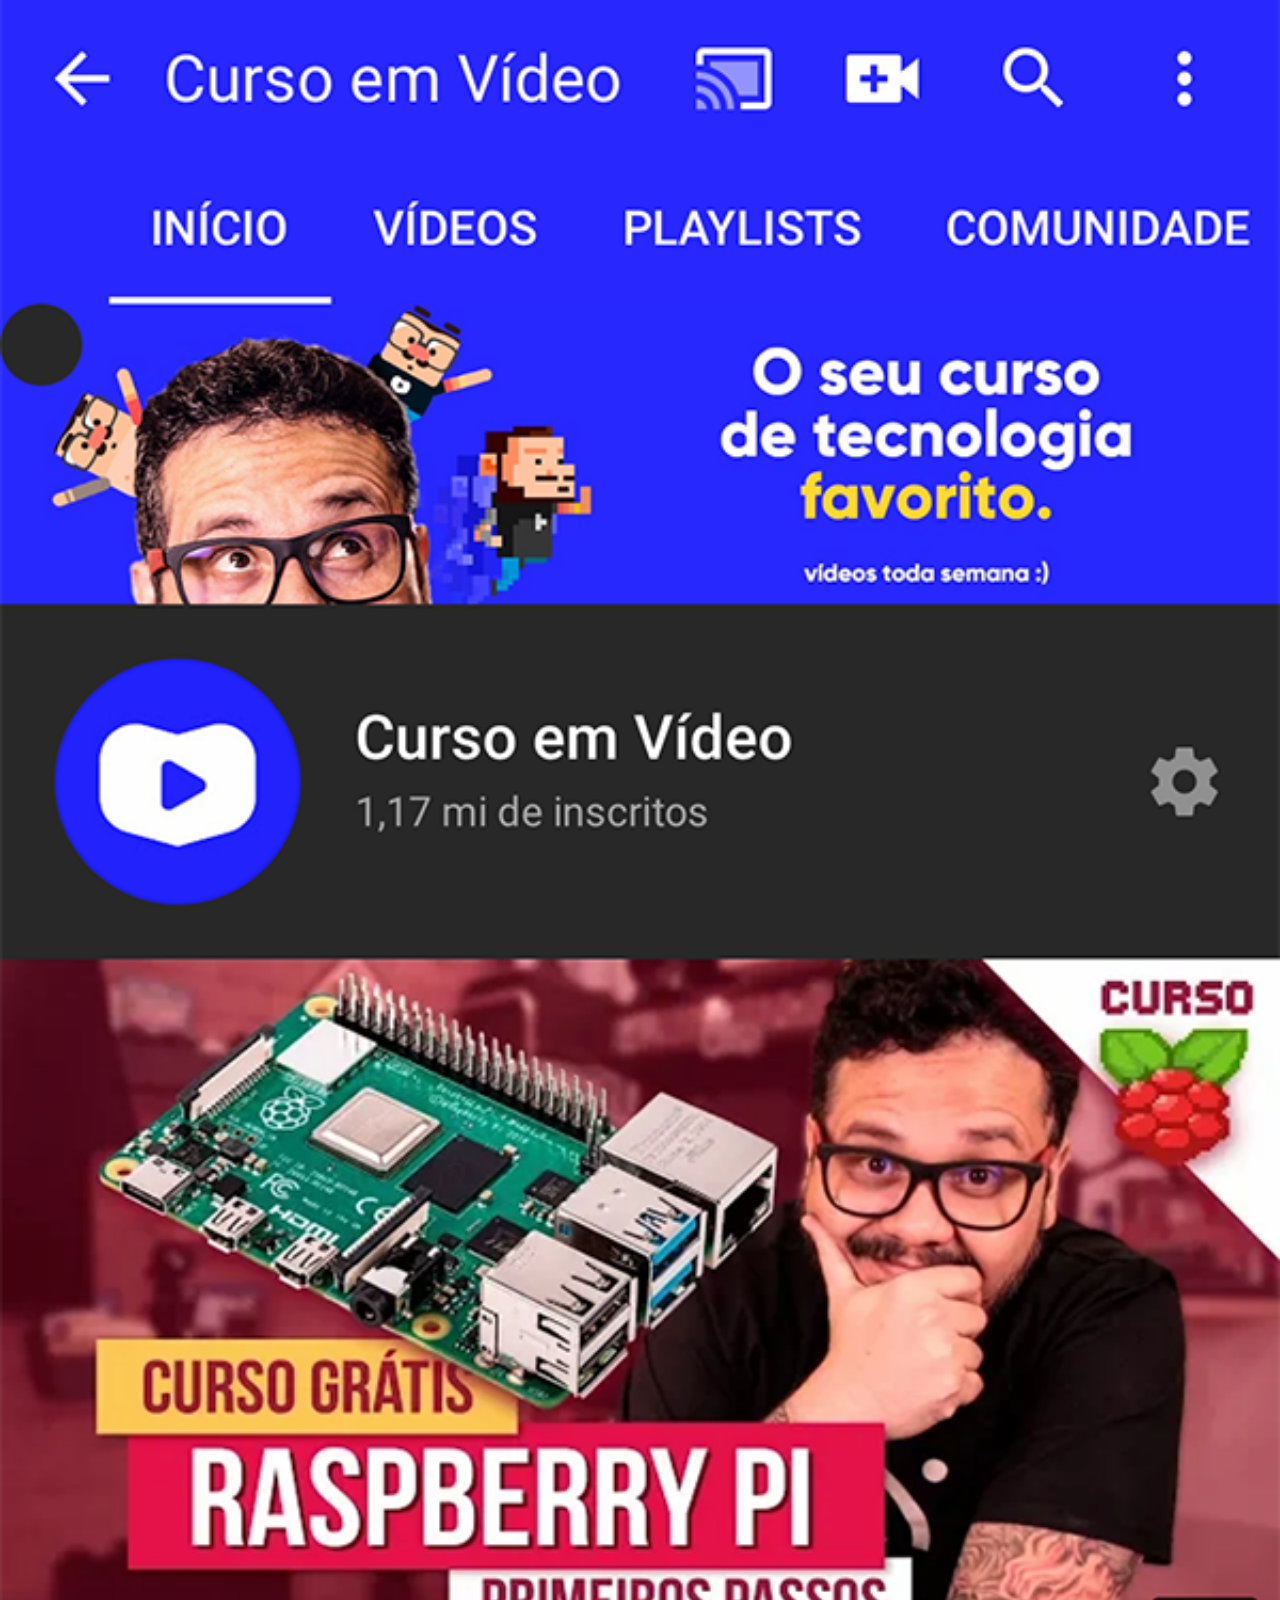
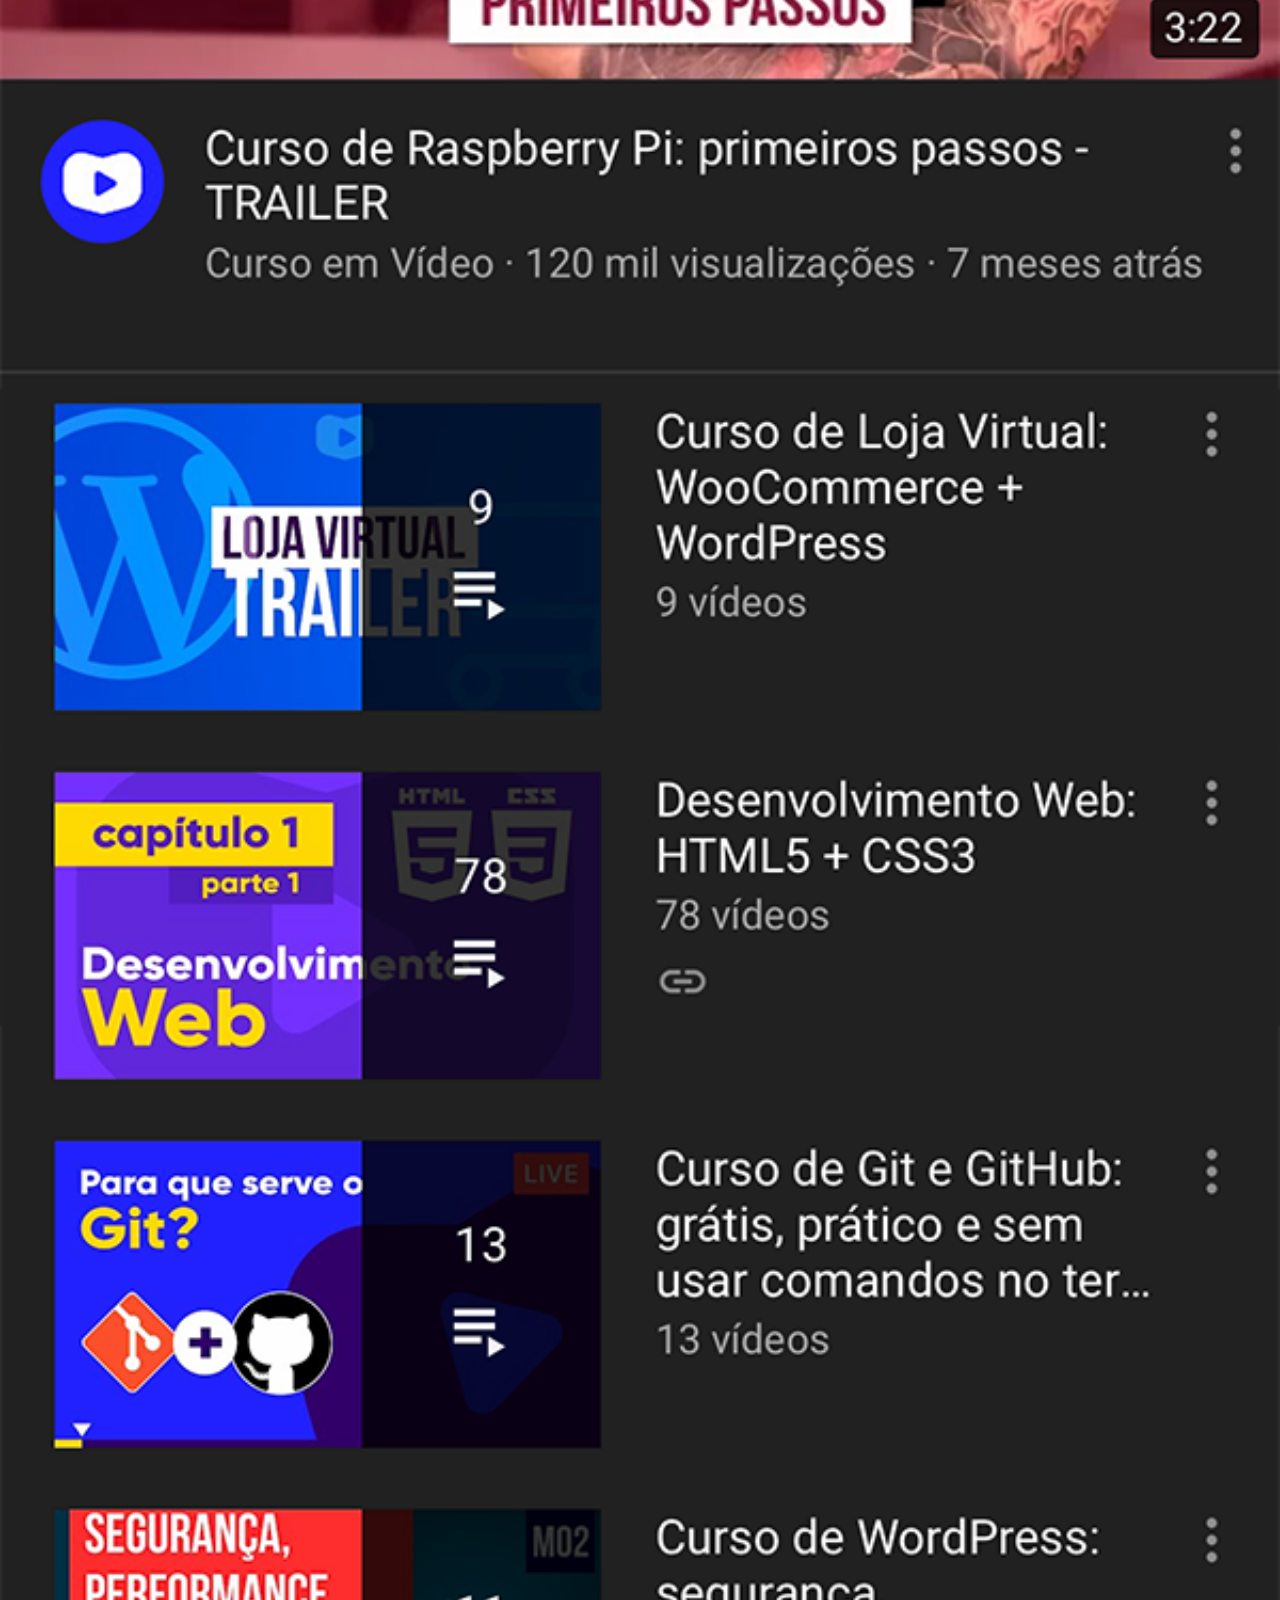
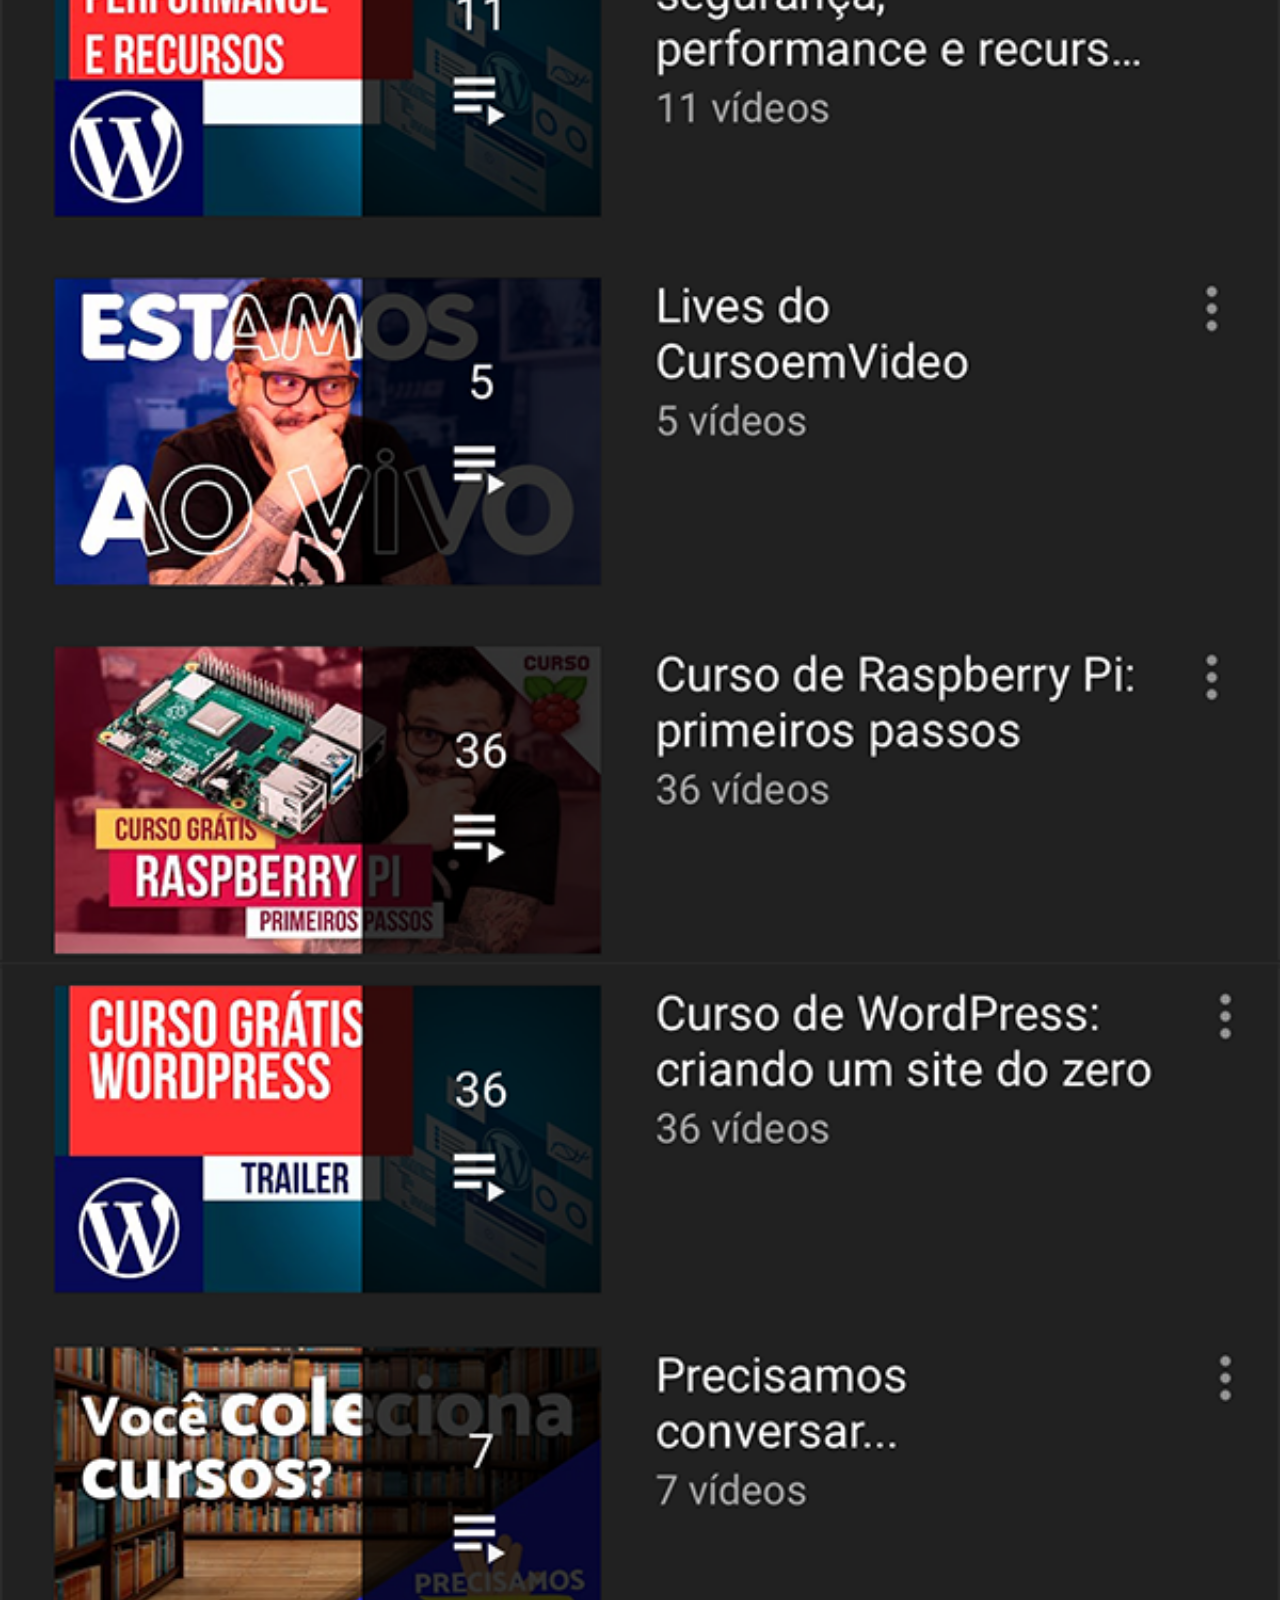
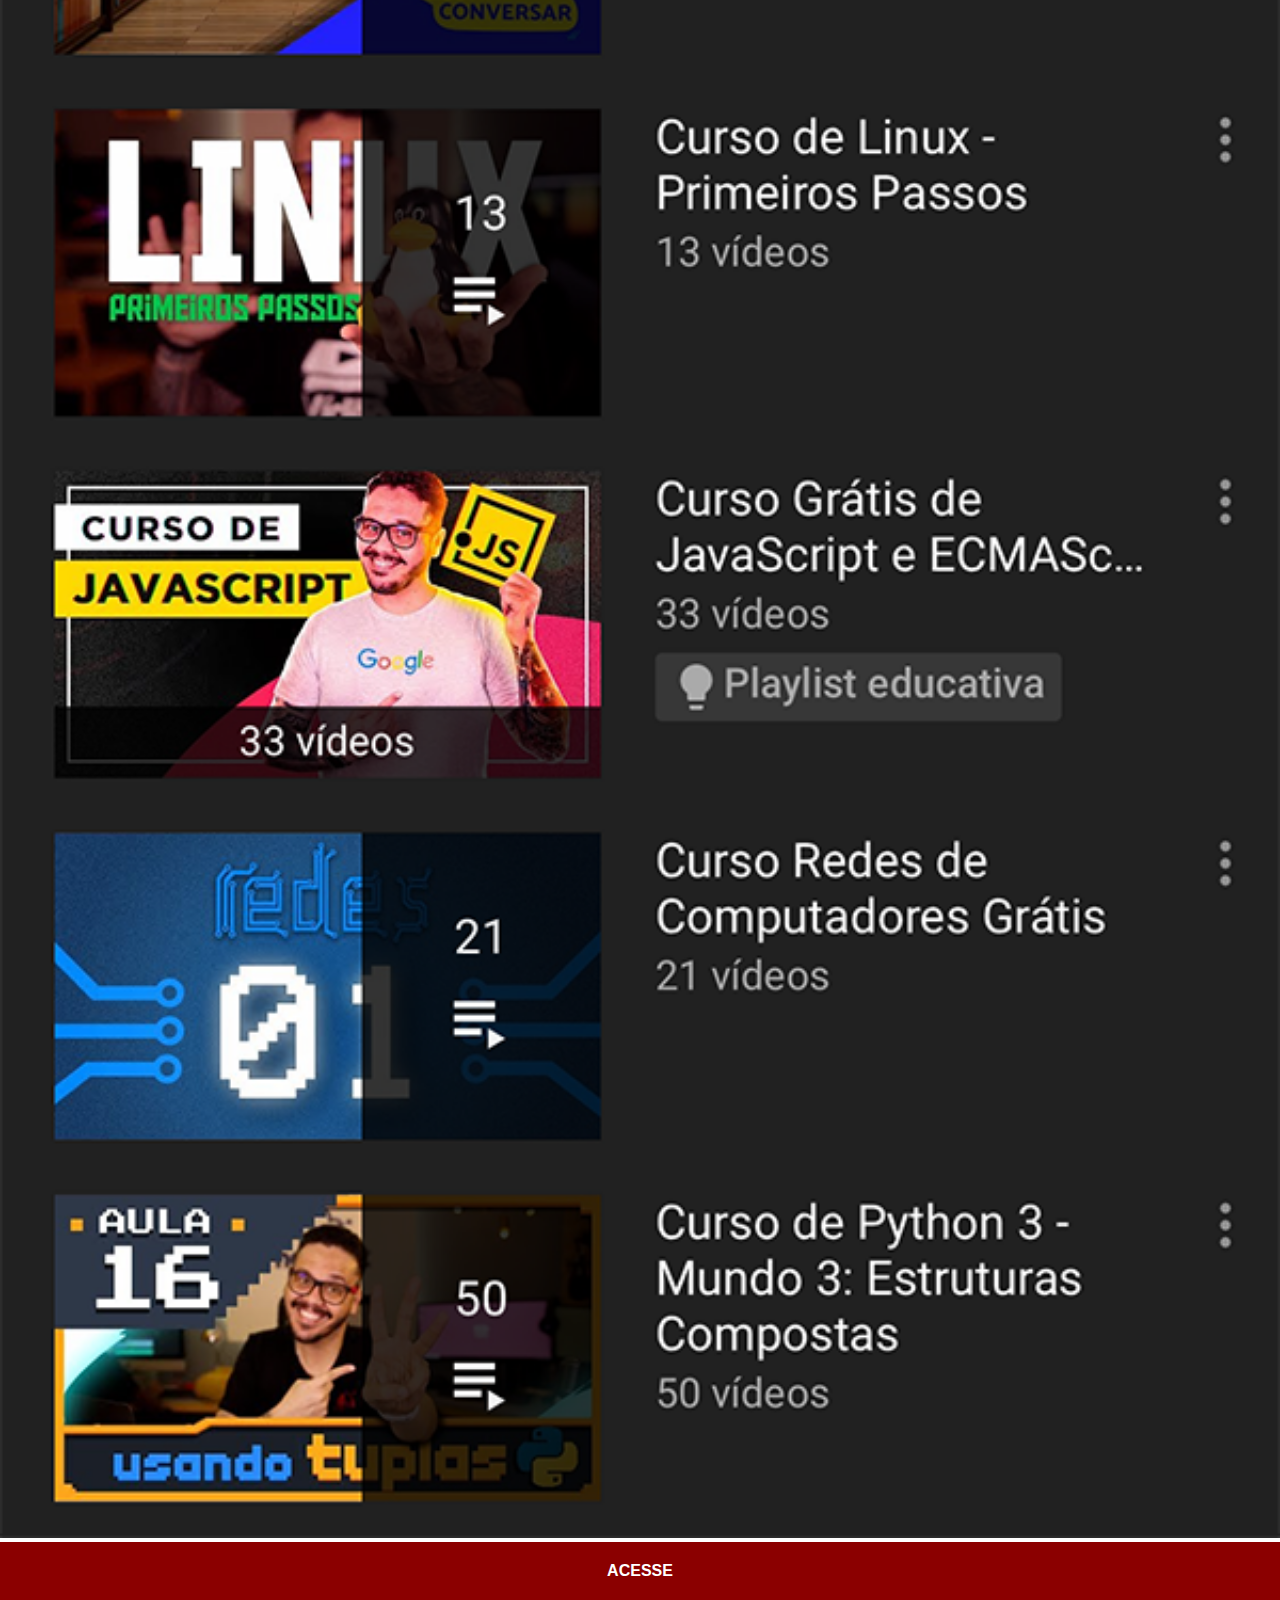
<file: youtube.html>
<!DOCTYPE html>
<html lang="pt-br">
<head>
    <meta charset="UTF-8">
    <meta name="viewport" content="width=device-width, initial-scale=1.0">
    <title>Youtube</title>
    <link rel="stylesheet" href="estilos/social.css">
</head>
<body>
    <img src="imagens/tela-youtube.png" alt="Youtube">
    <a href="https://www.youtube.com/c/CursoemV%C3%ADdeo/playlists" target="_blank">ACESSE</a>
</body>
</html>
</file>
<file: estilos/style.css>
@charset "UTF-8";

* {
    margin: 0px;
    padding: 0px;
    font-family: Arial, Helvetica, sans-serif;
}

html,
body {
    height: 100vh; /*altura total do navegador*/
    width: 100vw; /*largura total do navegador*/
    background-color: black;
}

body {
    background: url('../imagens/fundo-madeira.jpg') no-repeat top center;
    background-size: cover;/*para cobrir a tela inteira*/
    background-attachment: fixed;
}

main {
    position: relative;
    height: 100vh;
}

#telefone {
    position: absolute;
    top: 50%;
    left: 50%;
    transform: translate(-50%,-50%);

    width: 311px; /* largura da pra ver no gimp */
    height: 627px;/* altura tbm da pra ver no gimp */
    background: url('../imagens/frame-iphone.png') no-repeat;
}

iframe#tela {
    position: relative;
    top: 80px;
    left: 22px;
    width: 267px;
    height: 471px;
}

#redes-sociais { /*para deixar os ícones do lado direito*/
    text-align: right;
}

#redes-sociais img {
    width: 50px;
    margin: 10px;
    border-radius: 50%; /*os botões ficam redondinhos */
    box-shadow: 2px 2px 5px rgba(0, 0, 0, 0.400);
    box-sizing: border-box; /*a borda do icone vai fazer parte da caixa*/
}

#redes-sociais img:hover {
    border: 2px solid rgba(255, 255, 255, 0.637);
    transform: translate(-3px, -3px);
    box-shadow: 5px 5px 10px rgba(0, 0, 0, 0.616);
    transition: transform .3s, border .3s; /* meu transition para esse transform, vai levar 0.3 segundos, e a bordinha branca vai levar tbm 0.3 segundos para aparecer */
}
</file>
<file: estilos/social.css>
@charset "UTF-8";
* {
    margin: 0px;
    padding: 0px;
    font-family: Arial, Helvetica, sans-serif;
}

::-webkit-scrollbar {
    width: 0px;
    height: 0px;
}

img {
    width: 100vw;
}

a {
    display: block;
    background-color: darkred;
    padding: 20px;
    text-align: center;
    font-weight: bold;
    text-decoration: none;
    color: white;
}

a:hover {
    background-color: red;
}
</file>
